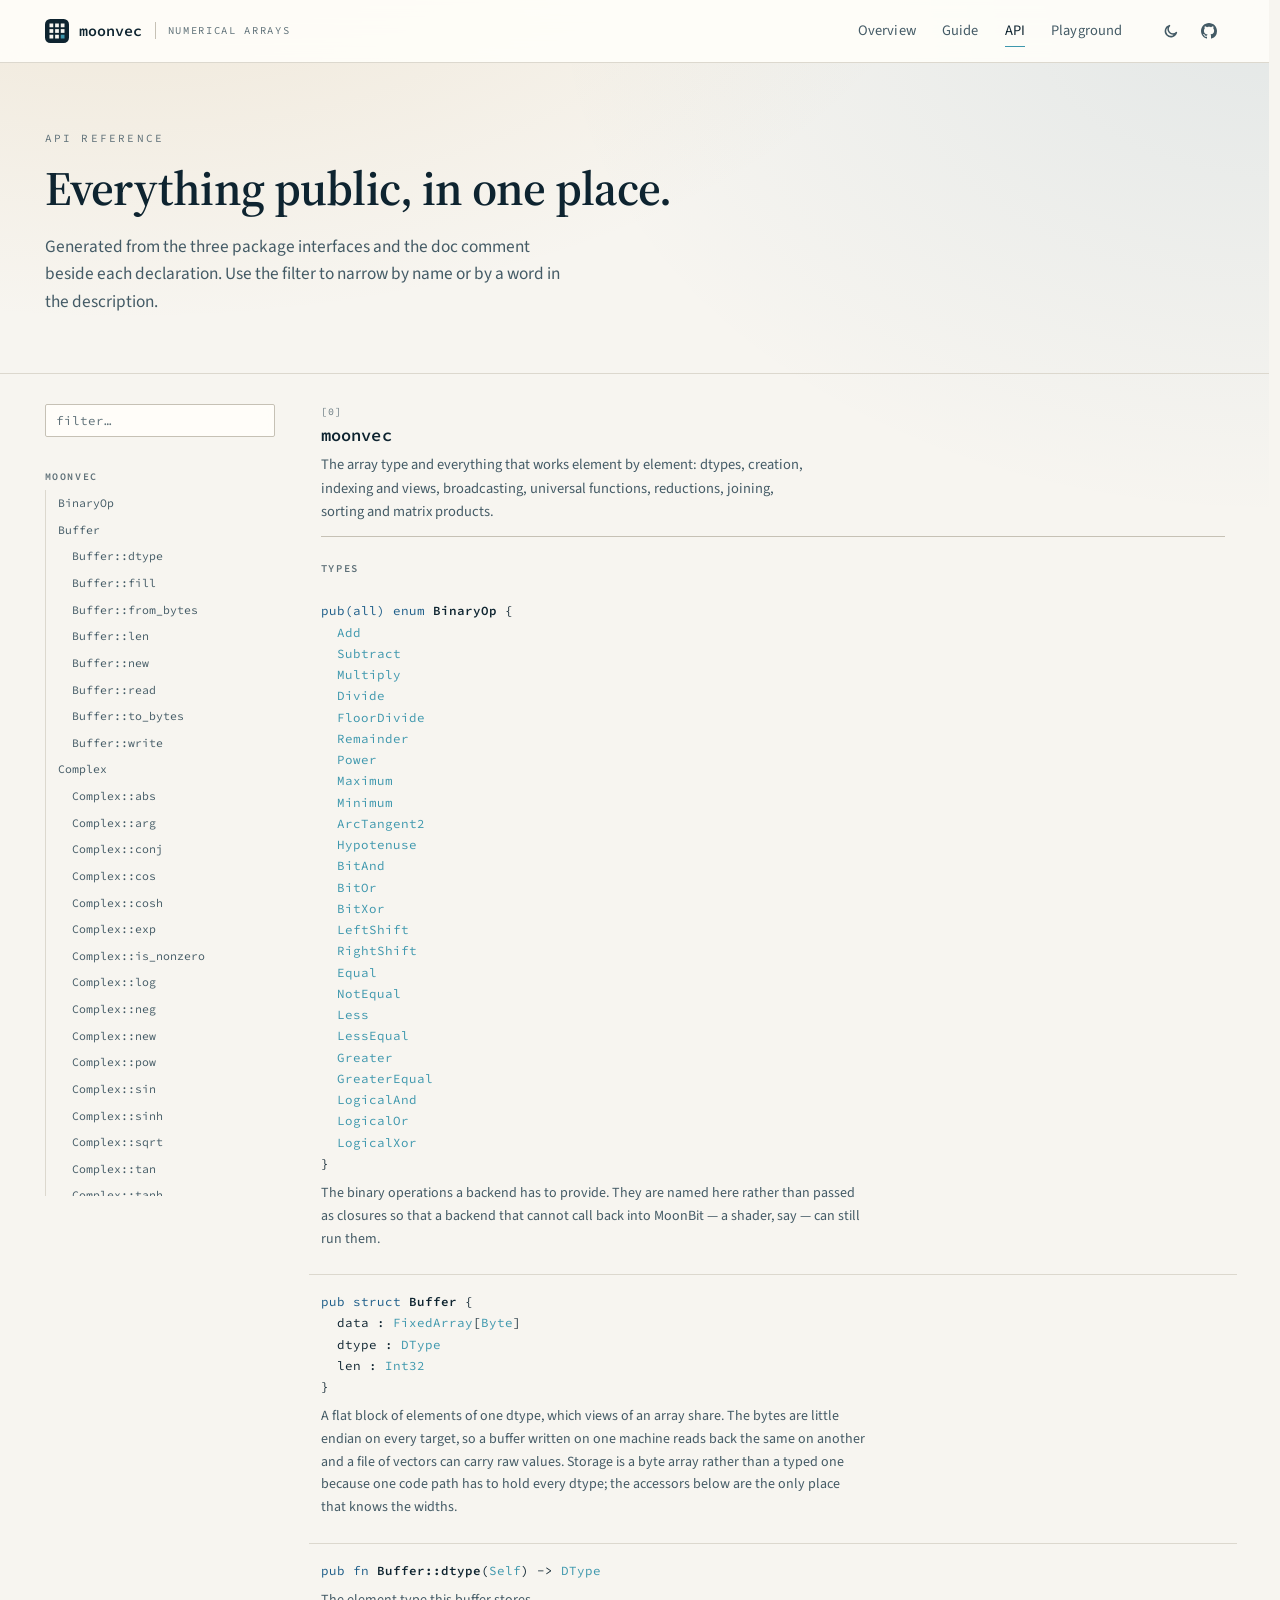
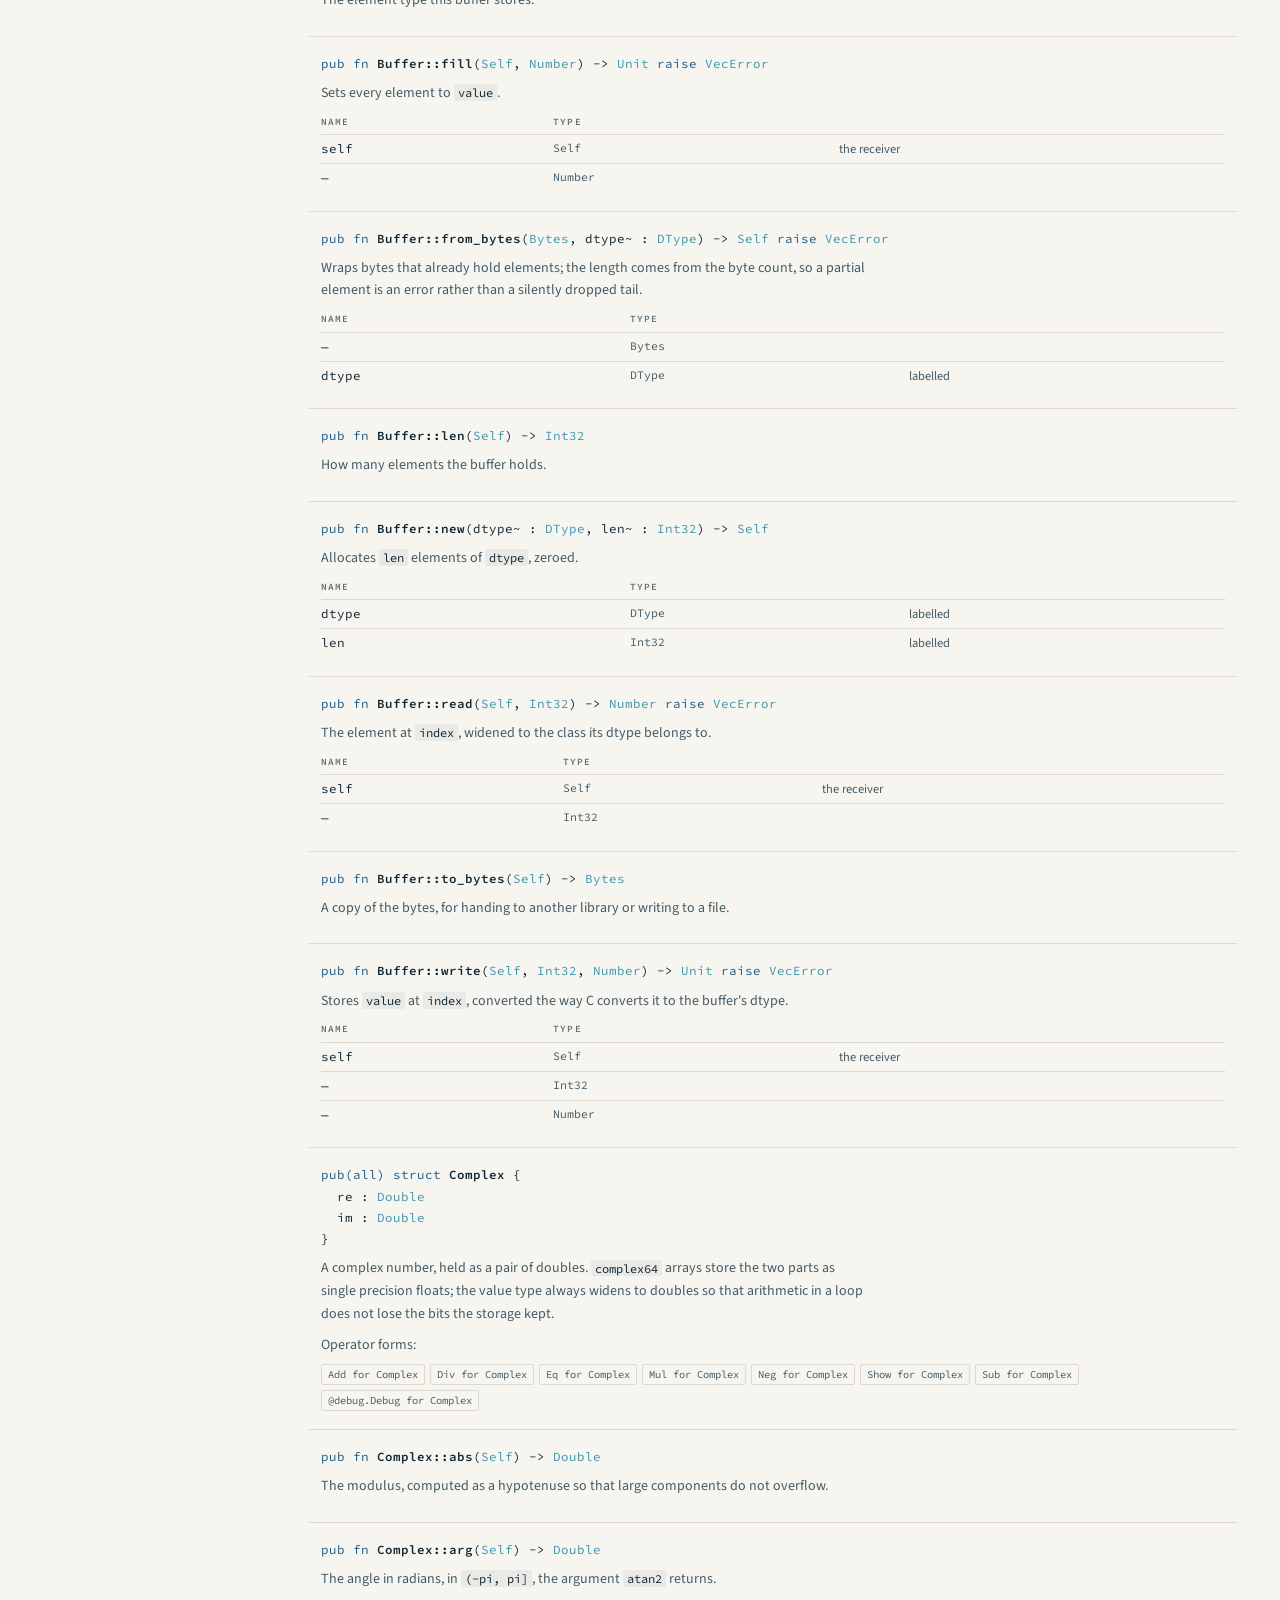
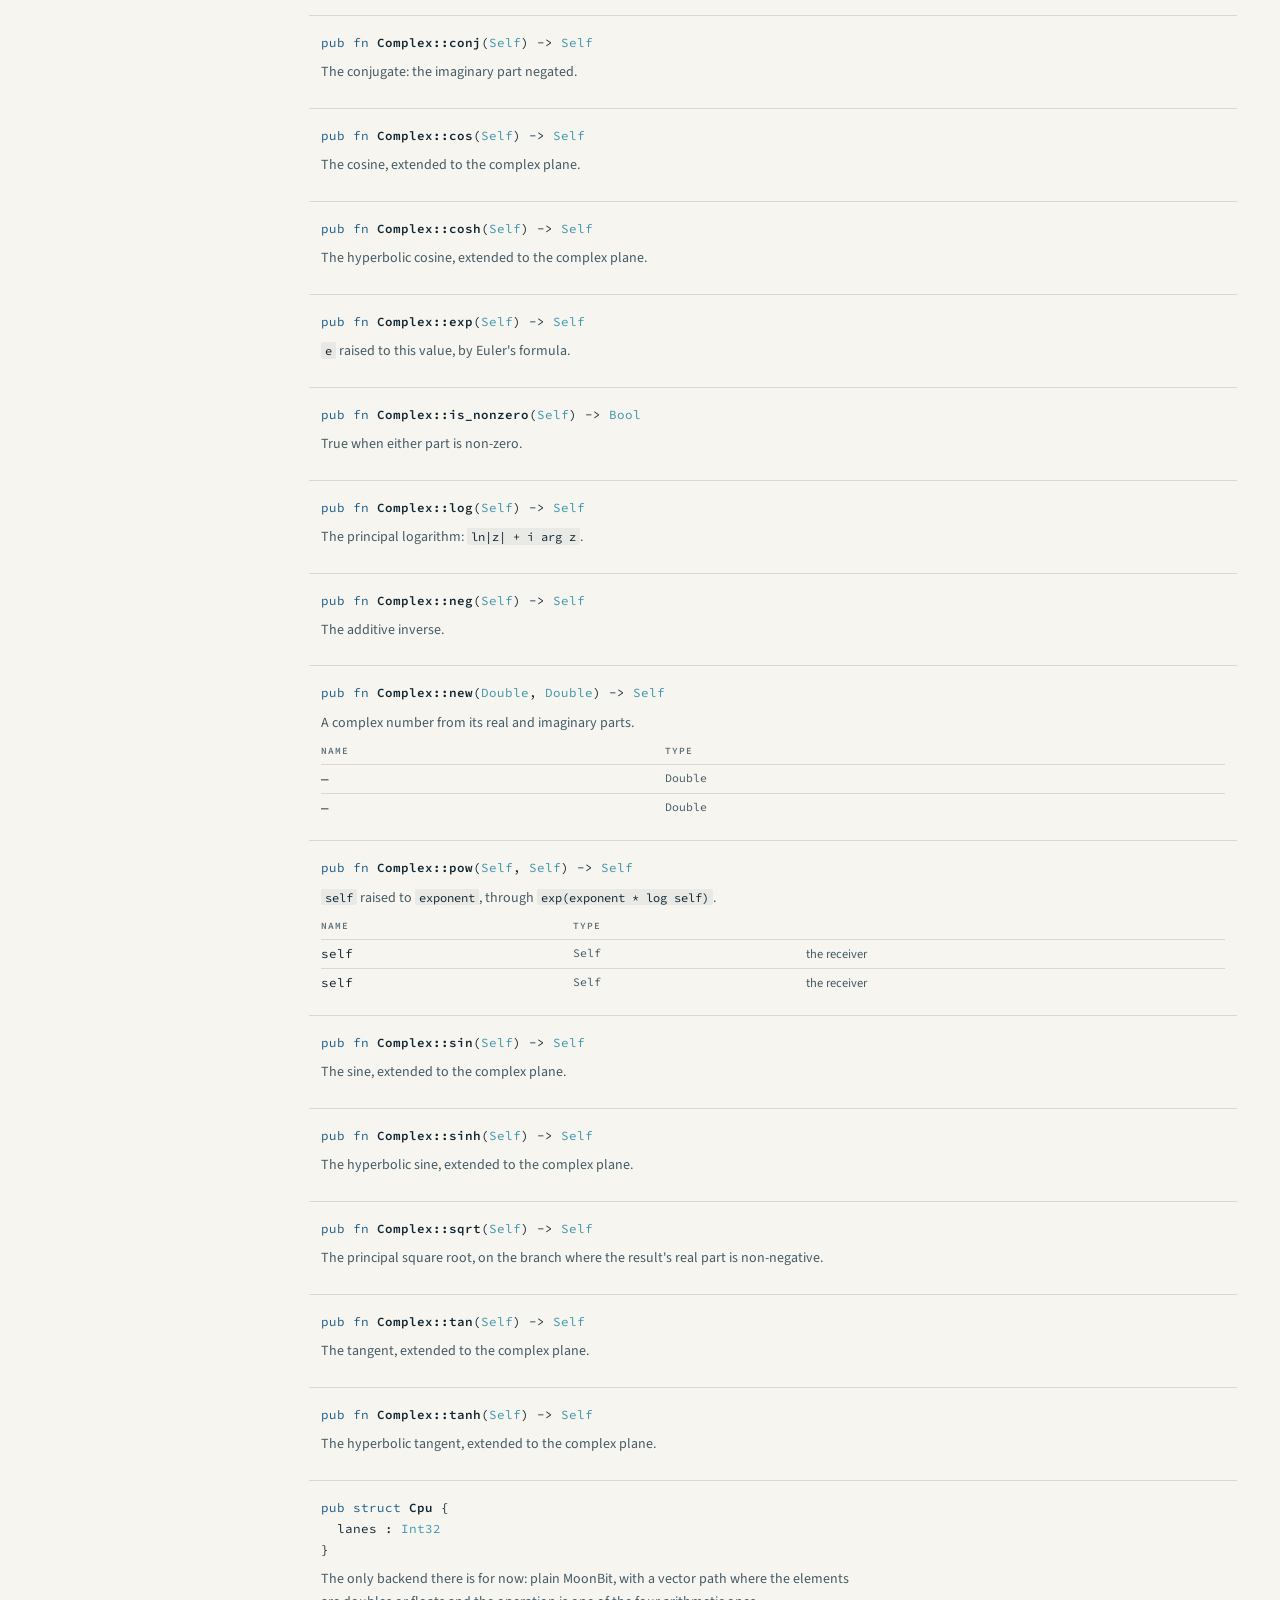
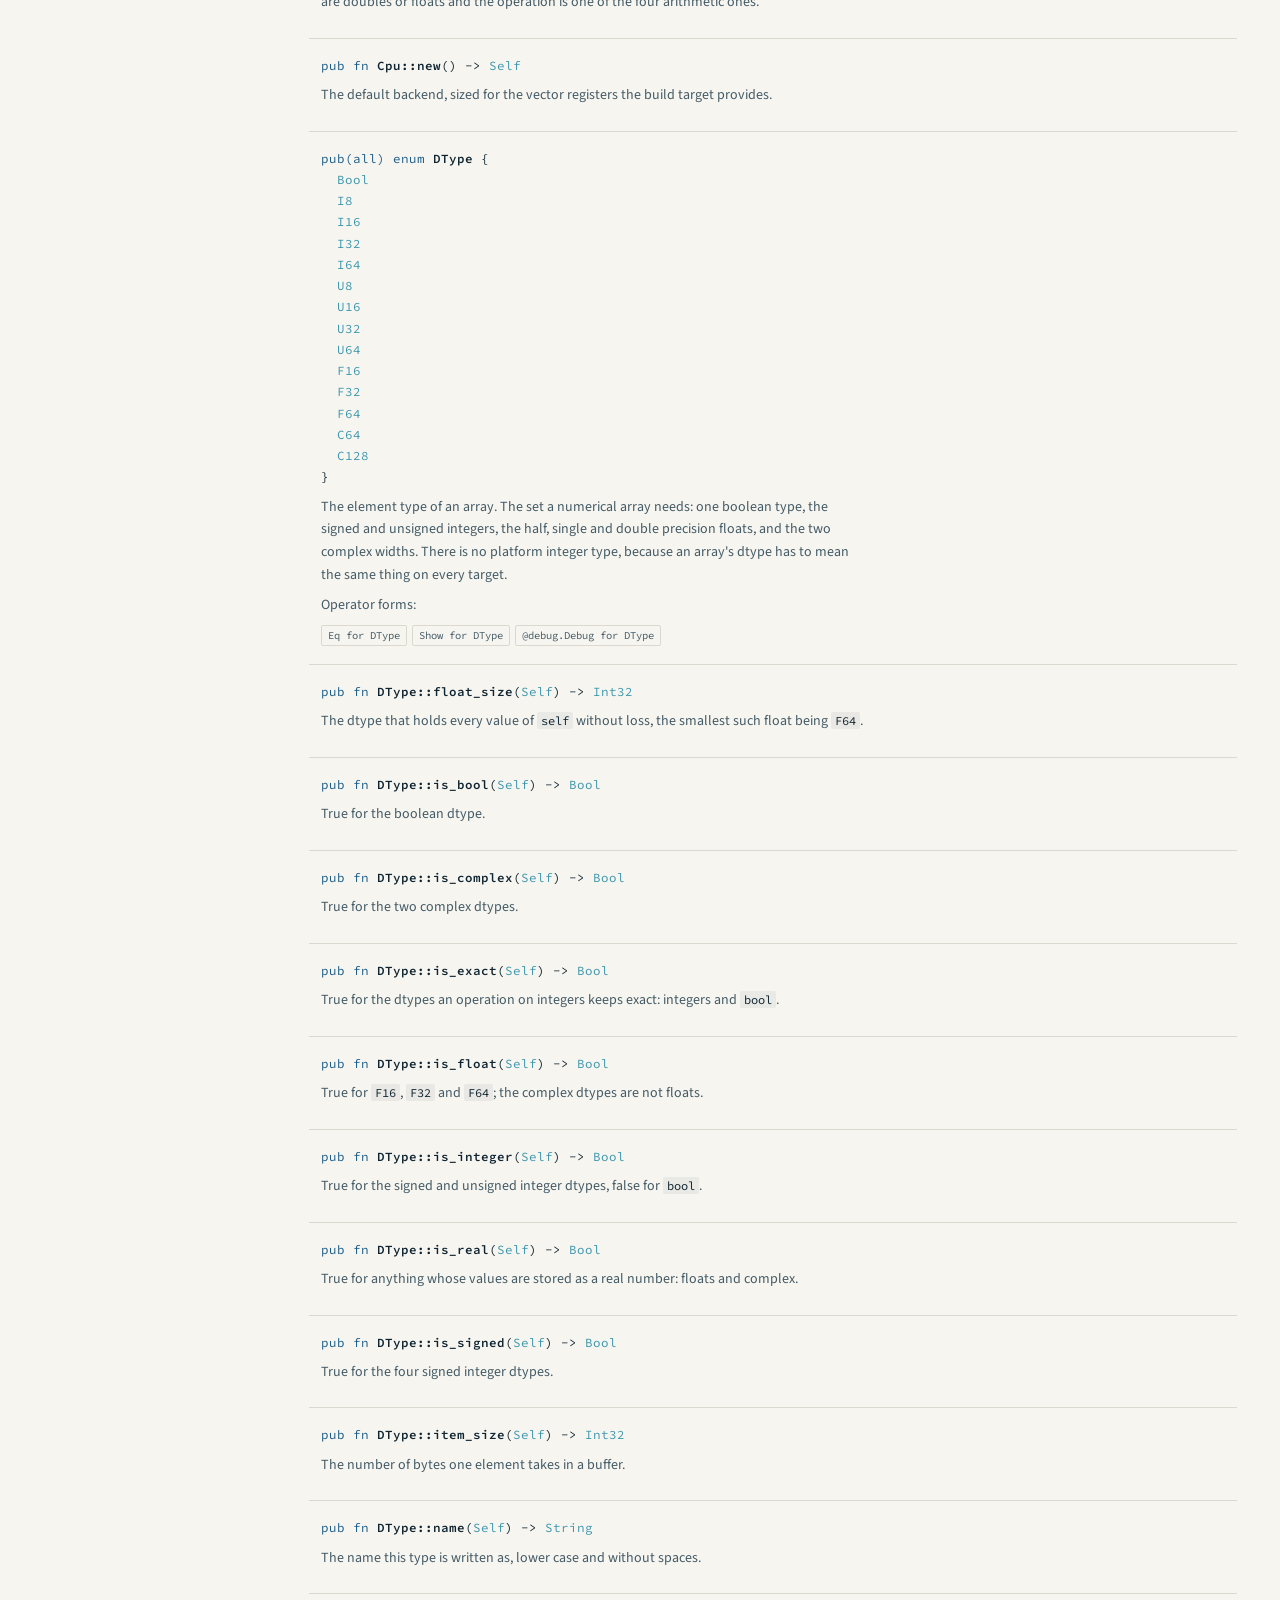
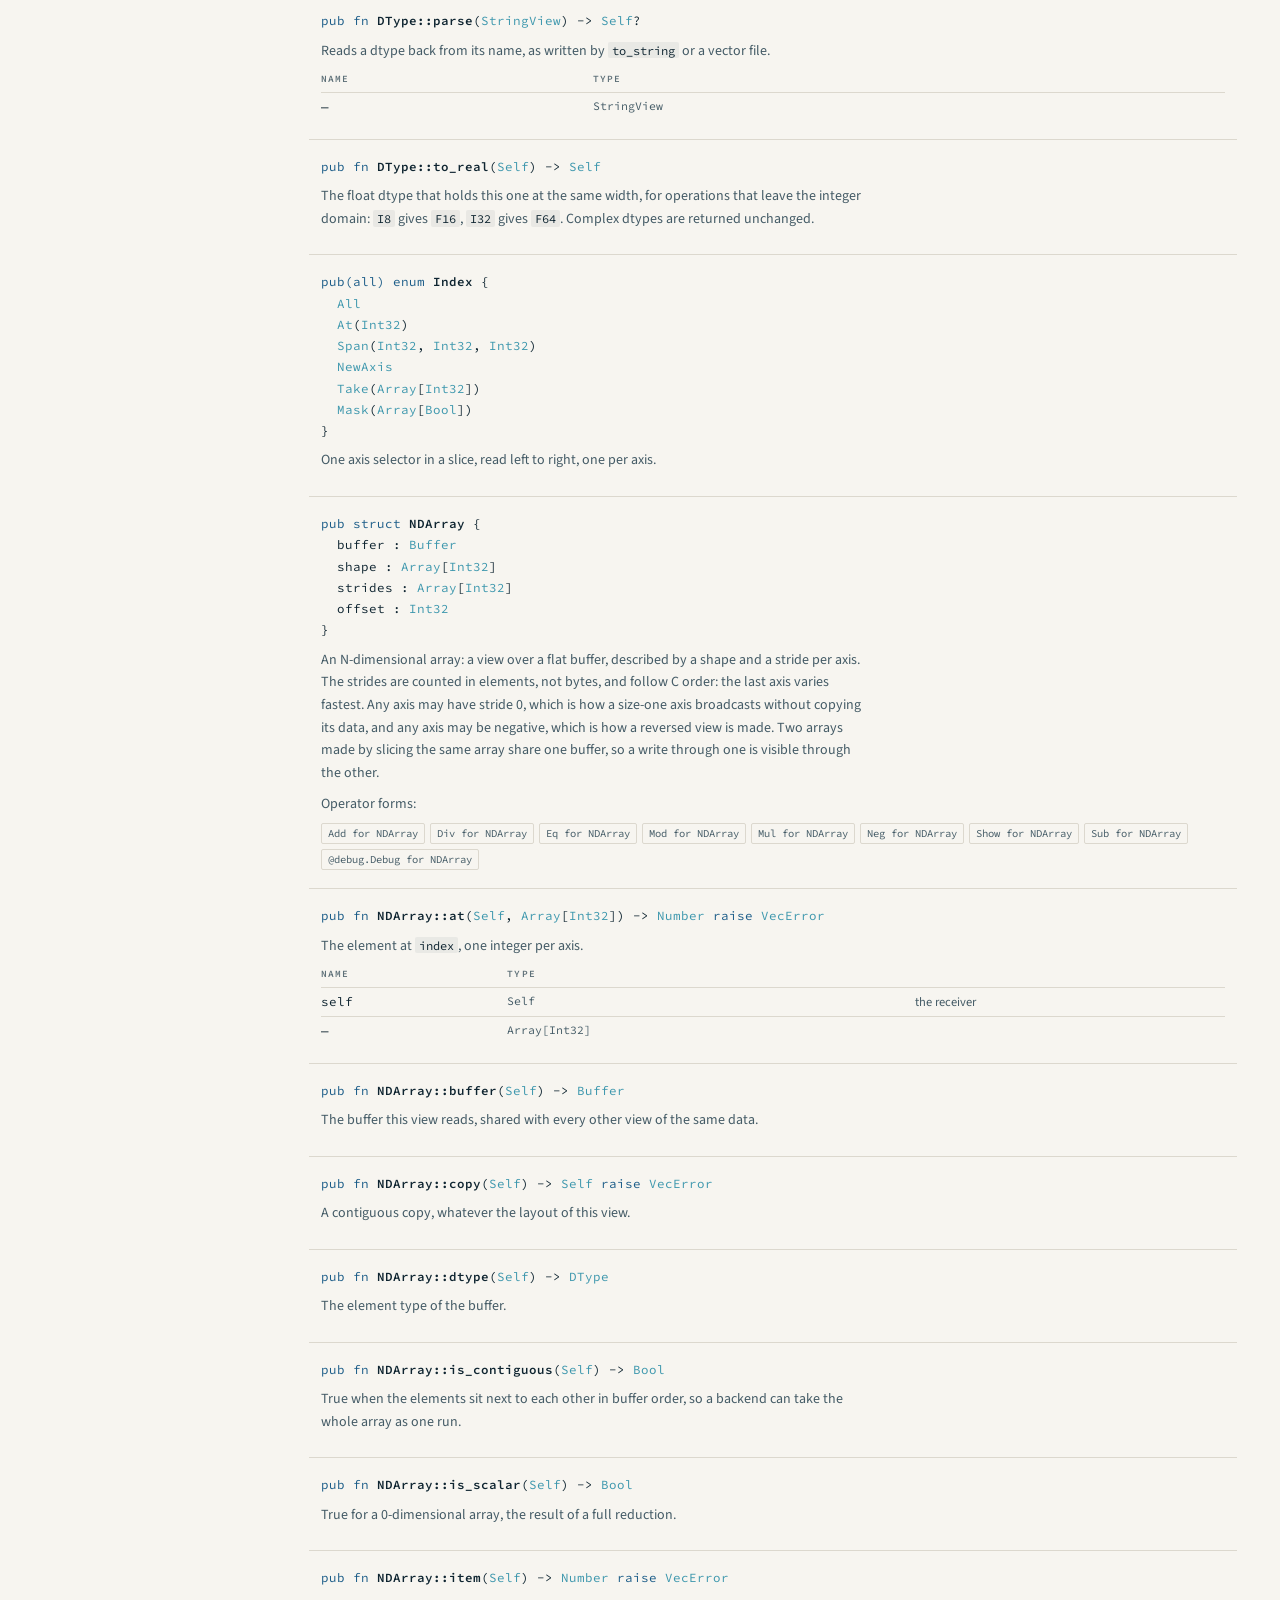
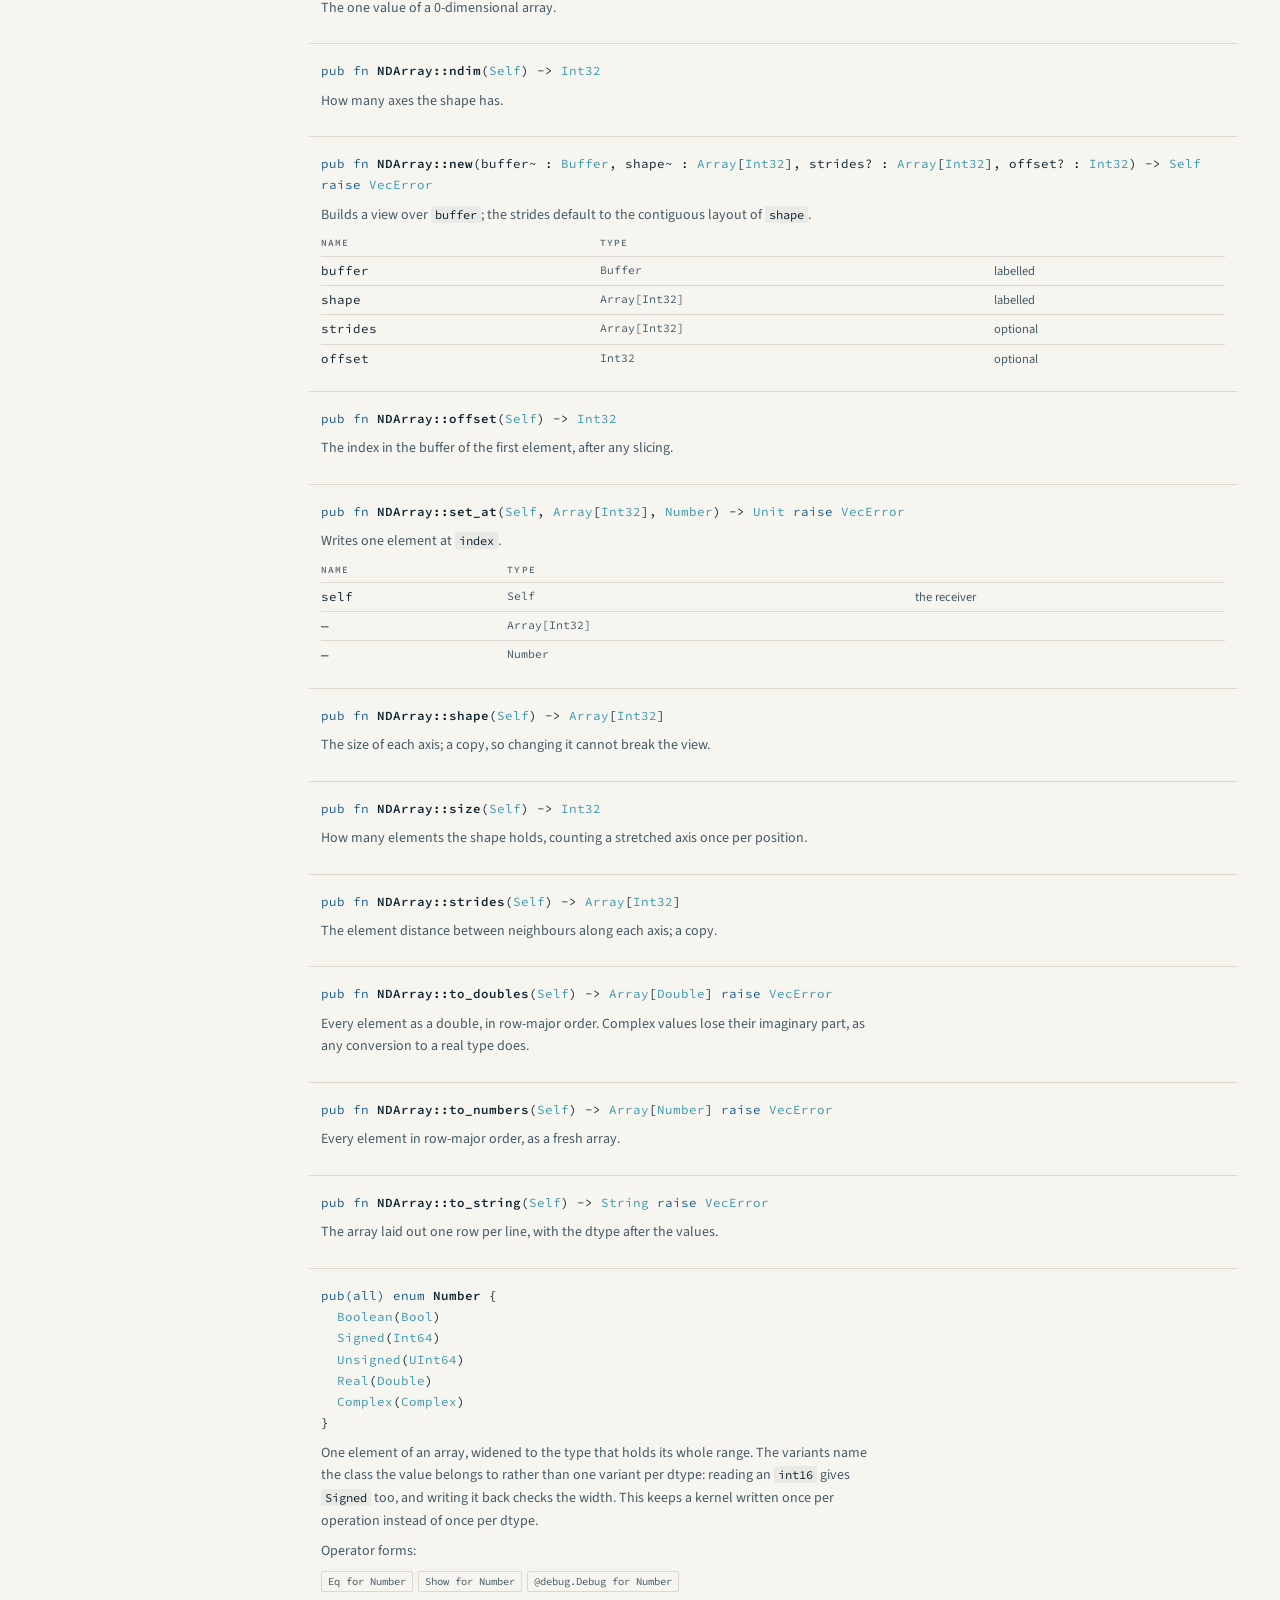
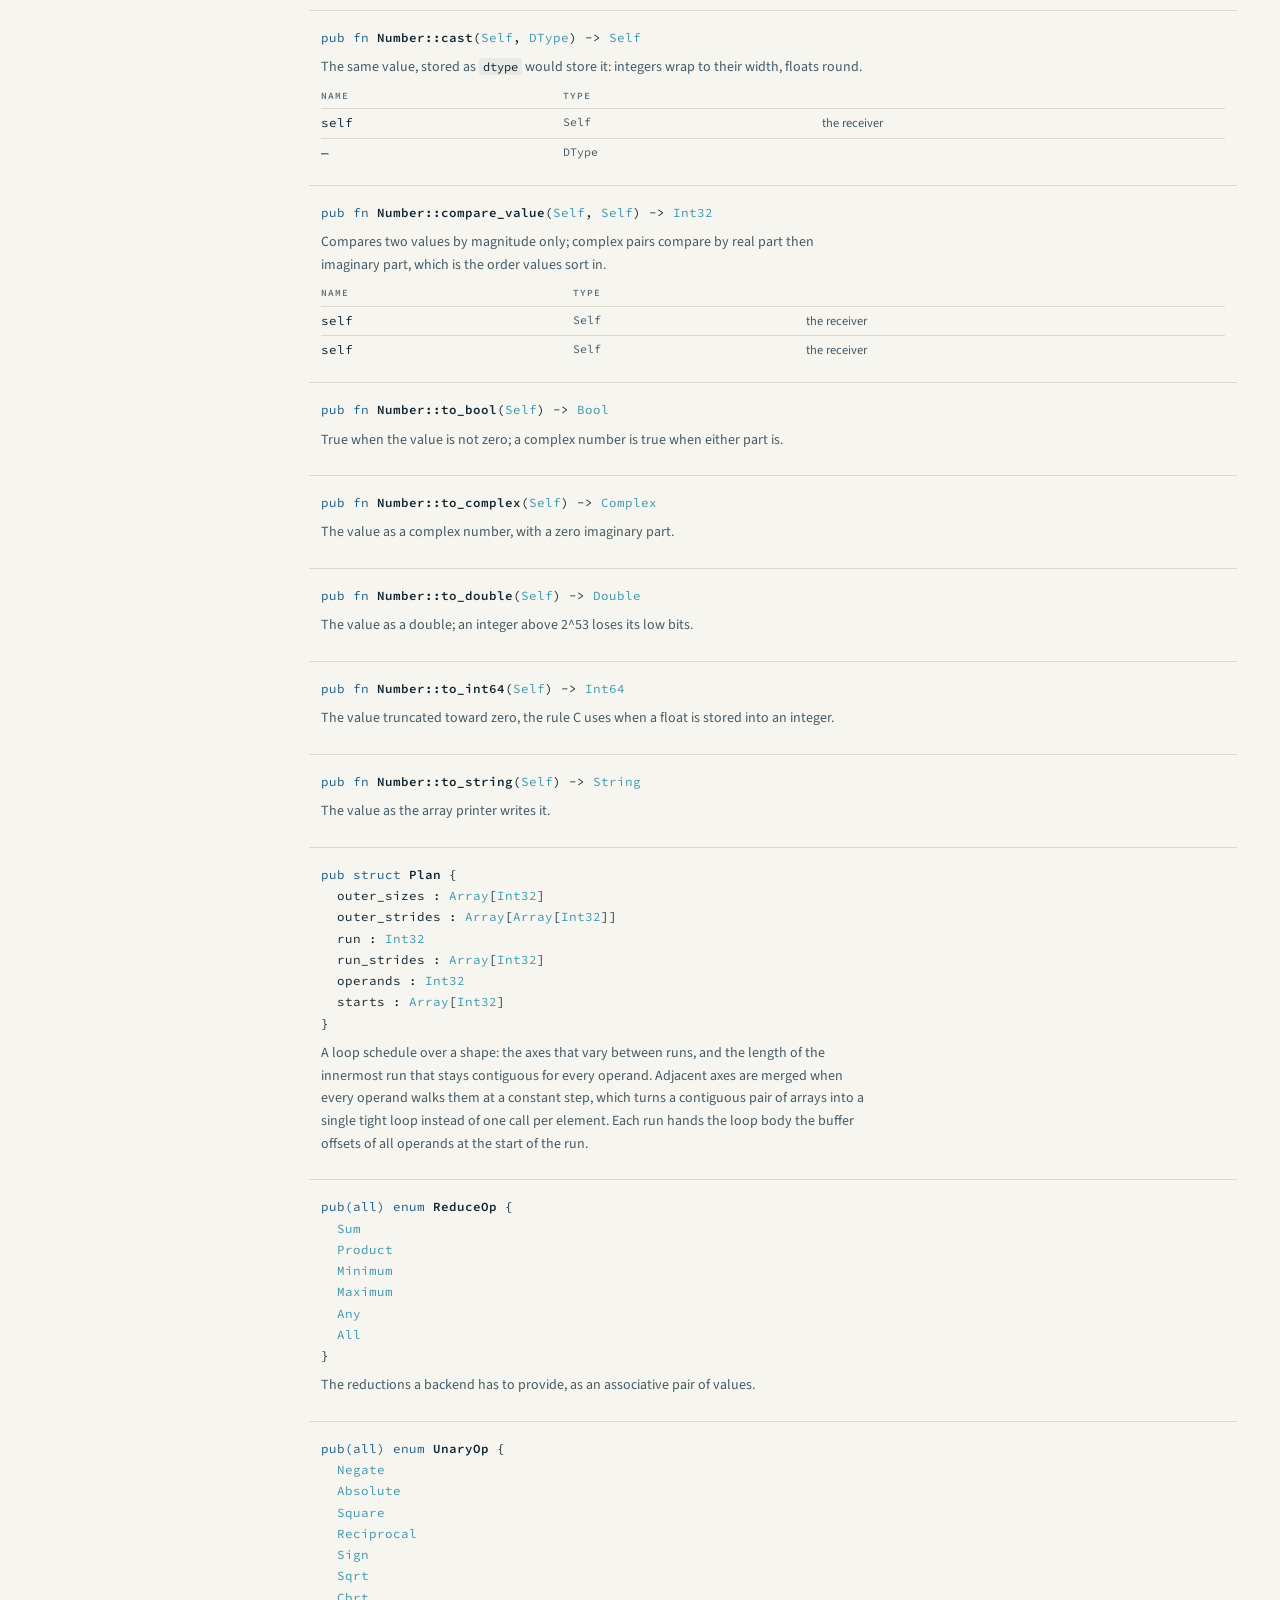
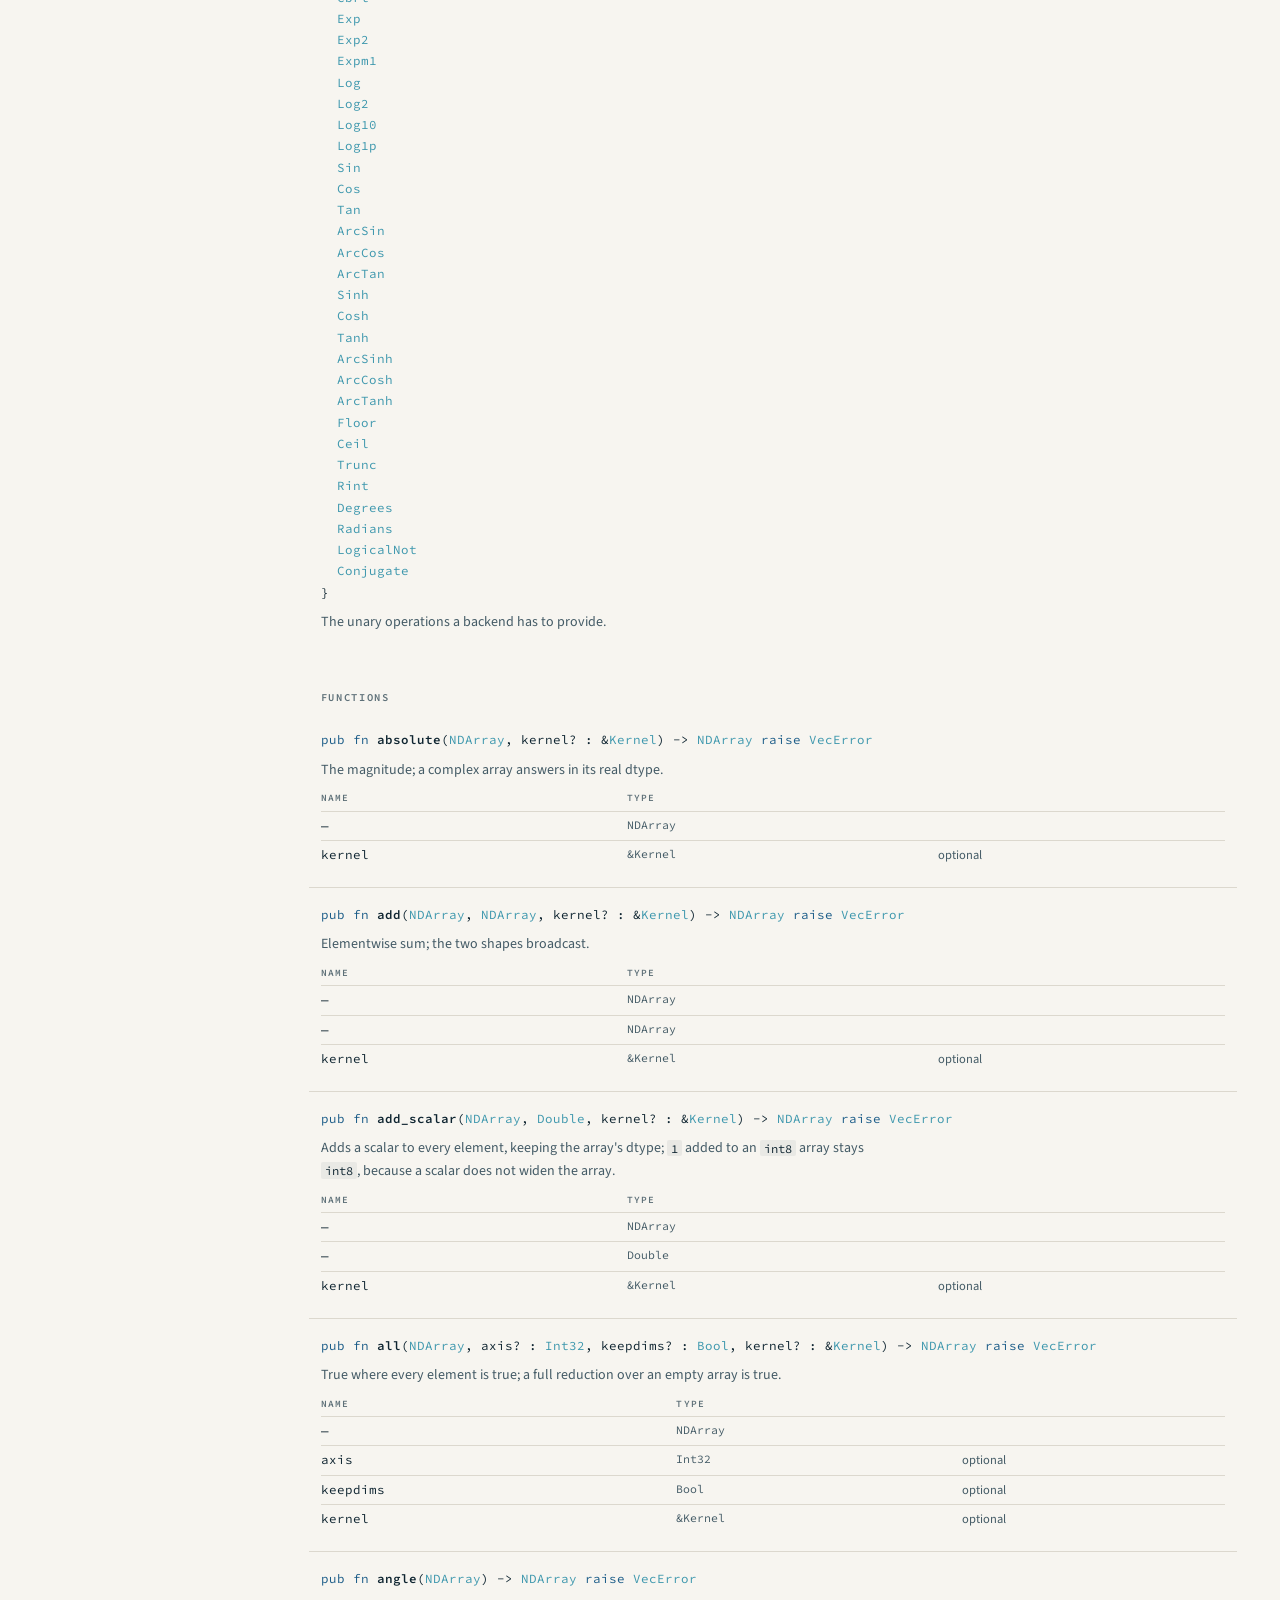
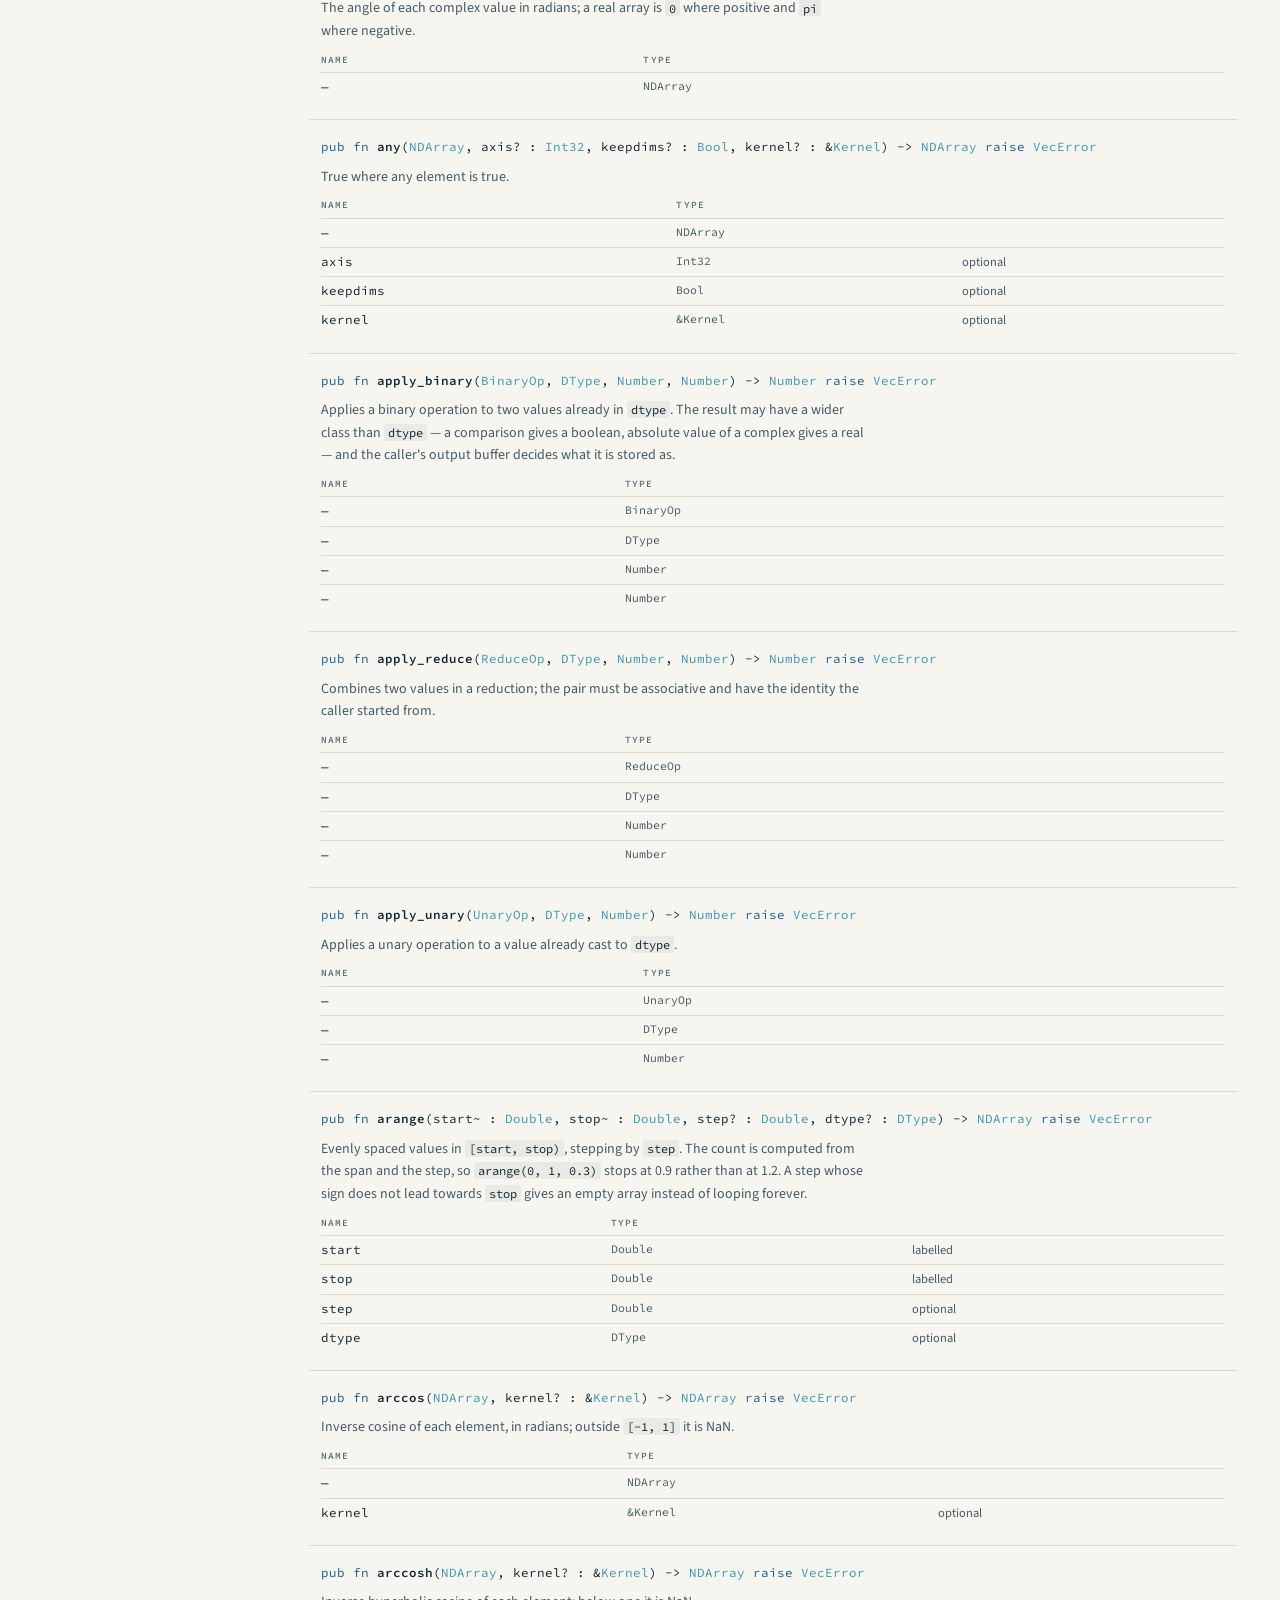
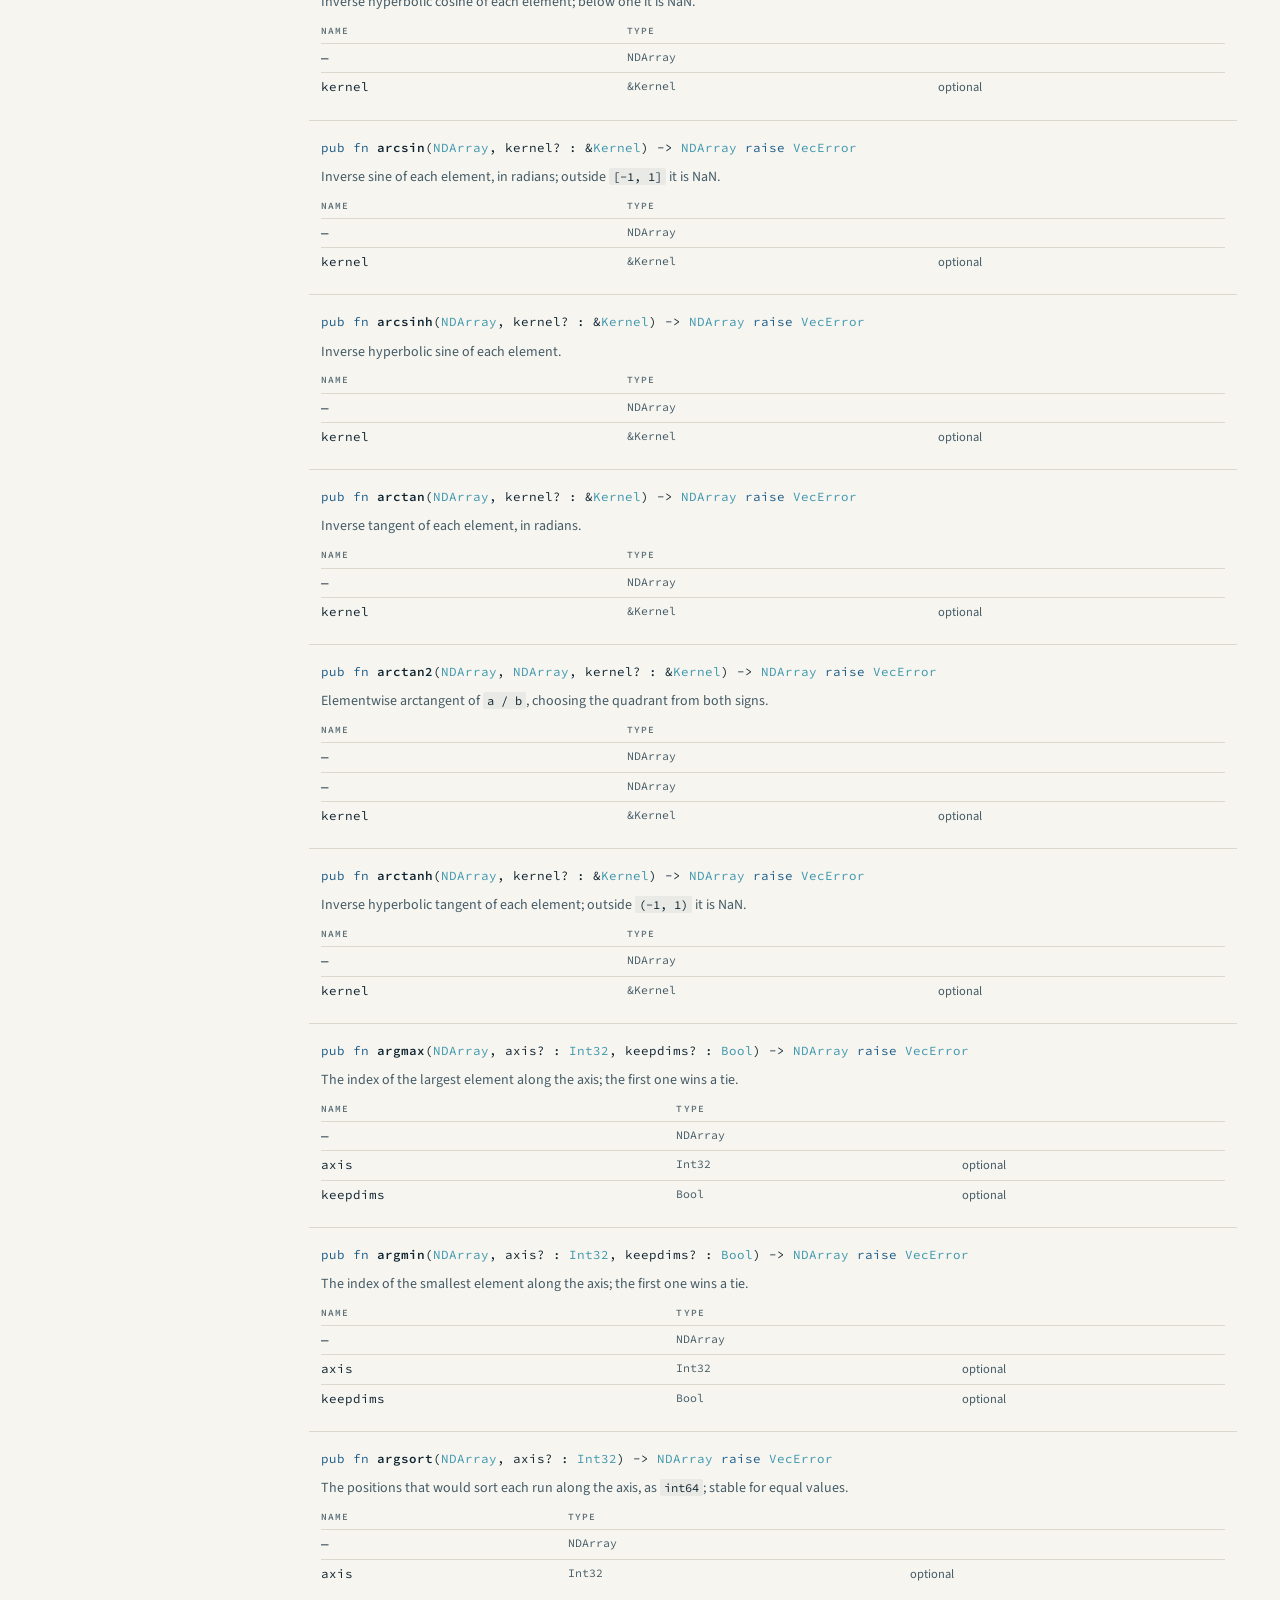
<file: docs/api.html>
<!DOCTYPE html>
<html lang="en">
<head>
<meta charset="utf-8">
<meta name="viewport" content="width=device-width, initial-scale=1">
<title>API reference — Numerical MoonBit Library</title>
<meta name="description" content="Every public type, function, method and value in moonvec, generated from the package interfaces.">
<link rel="icon" href="favicon.svg" type="image/svg+xml">
<link rel="preconnect" href="https://fonts.googleapis.com">
<link rel="preconnect" href="https://fonts.gstatic.com" crossorigin>
<link href="https://fonts.googleapis.com/css2?family=Source+Code+Pro:wght@400;500;600&family=Source+Sans+3:ital,wght@0,400;0,500;0,600;1,400&family=Source+Serif+4:ital,opsz,wght@0,8..60,600;1,8..60,600&display=swap" rel="stylesheet">
<link rel="stylesheet" href="assets/base.css">
<link rel="stylesheet" href="assets/docs.css">
<script>
  try {
    const entry = performance.getEntriesByType("navigation")[0];
    if (entry && entry.type === "reload") sessionStorage.removeItem("moonvec-theme");
    else {
      const saved = sessionStorage.getItem("moonvec-theme");
      if (saved) document.documentElement.dataset.theme = saved;
    }
  } catch {}
</script>
</head>
<body>
<a class="skip-link" href="#main">Skip to content</a>

<header class="topbar">
  <div class="wrap topbar-inner">
    <a class="brand" href="index.html">
      <svg class="brand-mark" viewBox="0 0 32 32" aria-hidden="true">
        <rect width="32" height="32" rx="7" fill="currentColor"></rect>
        <g fill="var(--paper)">
          <rect x="6" y="6" width="5" height="5"></rect><rect x="13.5" y="6" width="5" height="5"></rect><rect x="21" y="6" width="5" height="5"></rect>
          <rect x="6" y="13.5" width="5" height="5"></rect><rect x="13.5" y="13.5" width="5" height="5"></rect><rect x="21" y="13.5" width="5" height="5"></rect>
          <rect x="6" y="21" width="5" height="5"></rect><rect x="13.5" y="21" width="5" height="5"></rect>
        </g>
        <rect x="21" y="21" width="5" height="5" fill="var(--teal)"></rect>
      </svg>
      <span class="brand-name">moonvec</span>
      <span class="brand-sub">numerical arrays</span>
    </a>
    <nav class="nav scroller" aria-label="Primary">
      <a href="index.html">Overview</a>
      <a href="guide.html">Guide</a>
      <a href="api.html" aria-current="page">API</a>
      <a href="playground.html">Playground</a>
    </nav>
    <div class="nav-tools">
      <button class="icon-btn" id="theme-toggle" type="button" aria-label="Switch theme">
        <svg class="i-moon" viewBox="0 0 16 16" fill="none" stroke="currentColor" stroke-width="1.5" stroke-linecap="round" stroke-linejoin="round" aria-hidden="true"><path d="M13.4 9.5A5.6 5.6 0 1 1 6.5 2.6a4.7 4.7 0 0 0 6.9 6.9Z"></path></svg>
        <svg class="i-sun" viewBox="0 0 16 16" fill="none" stroke="currentColor" stroke-width="1.5" stroke-linecap="round" aria-hidden="true"><circle cx="8" cy="8" r="3.1"></circle><path d="M8 1.3v1.4M8 13.3v1.4M1.3 8h1.4M13.3 8h1.4M3.3 3.3l1 1M11.7 11.7l1 1M12.7 3.3l-1 1M4.3 11.7l-1 1"></path></svg>
      </button>
      <a class="icon-btn" href="https://github.com/moonbitstack/moonvec" aria-label="Source on GitHub">
        <svg viewBox="0 0 16 16" fill="currentColor" aria-hidden="true"><path d="M8 0C3.58 0 0 3.58 0 8c0 3.54 2.29 6.53 5.47 7.59.4.07.55-.17.55-.38 0-.19-.01-.82-.01-1.49-2.01.37-2.53-.49-2.69-.94-.09-.23-.48-.94-.82-1.13-.28-.15-.68-.52-.01-.53.63-.01 1.08.58 1.23.82.72 1.21 1.87.87 2.33.66.07-.52.28-.87.51-1.07-1.78-.2-3.64-.89-3.64-3.95 0-.87.31-1.59.82-2.15-.08-.2-.36-1.02.08-2.12 0 0 .67-.21 2.2.82.64-.18 1.32-.27 2-.27.68 0 1.36.09 2 .27 1.53-1.04 2.2-.82 2.2-.82.44 1.1.16 1.92.08 2.12.51.56.82 1.27.82 2.15 0 3.07-1.87 3.75-3.65 3.95.29.25.54.73.54 1.48 0 1.07-.01 1.93-.01 2.2 0 .21.15.46.55.38A8.01 8.01 0 0 0 16 8c0-4.42-3.58-8-8-8Z"></path></svg>
      </a>
    </div>
  </div>
</header>

<main id="main">
  <header class="page-head">
    <div class="wrap">
      <p class="eyebrow">API reference</p>
      <h1>Everything public, in one place.</h1>
      <p class="lead">Generated from the three package interfaces and the doc comment beside each
        declaration. Use the filter to narrow by name or by a word in the description.</p>
    </div>
  </header>

  <div class="wrap api-shell">
    <aside class="api-side scroller" aria-label="Package index">
      <label class="sr-only" for="api-filter">Filter the reference</label>
      <input class="api-search" id="api-filter" type="search" placeholder="filter…" autocomplete="off" spellcheck="false">
<h2><a href="#pkg-moonvec" style="color:inherit;text-decoration:none">moonvec</a></h2>
<ul>
<li><a href="#api-moonvec-BinaryOp">BinaryOp</a></li>
<li><a href="#api-moonvec-Buffer">Buffer</a></li>
<li><a href="#api-moonvec-Buffer-dtype">&nbsp;&nbsp;Buffer::dtype</a></li>
<li><a href="#api-moonvec-Buffer-fill">&nbsp;&nbsp;Buffer::fill</a></li>
<li><a href="#api-moonvec-Buffer-from-bytes">&nbsp;&nbsp;Buffer::from_bytes</a></li>
<li><a href="#api-moonvec-Buffer-len">&nbsp;&nbsp;Buffer::len</a></li>
<li><a href="#api-moonvec-Buffer-new">&nbsp;&nbsp;Buffer::new</a></li>
<li><a href="#api-moonvec-Buffer-read">&nbsp;&nbsp;Buffer::read</a></li>
<li><a href="#api-moonvec-Buffer-to-bytes">&nbsp;&nbsp;Buffer::to_bytes</a></li>
<li><a href="#api-moonvec-Buffer-write">&nbsp;&nbsp;Buffer::write</a></li>
<li><a href="#api-moonvec-Complex">Complex</a></li>
<li><a href="#api-moonvec-Complex-abs">&nbsp;&nbsp;Complex::abs</a></li>
<li><a href="#api-moonvec-Complex-arg">&nbsp;&nbsp;Complex::arg</a></li>
<li><a href="#api-moonvec-Complex-conj">&nbsp;&nbsp;Complex::conj</a></li>
<li><a href="#api-moonvec-Complex-cos">&nbsp;&nbsp;Complex::cos</a></li>
<li><a href="#api-moonvec-Complex-cosh">&nbsp;&nbsp;Complex::cosh</a></li>
<li><a href="#api-moonvec-Complex-exp">&nbsp;&nbsp;Complex::exp</a></li>
<li><a href="#api-moonvec-Complex-is-nonzero">&nbsp;&nbsp;Complex::is_nonzero</a></li>
<li><a href="#api-moonvec-Complex-log">&nbsp;&nbsp;Complex::log</a></li>
<li><a href="#api-moonvec-Complex-neg">&nbsp;&nbsp;Complex::neg</a></li>
<li><a href="#api-moonvec-Complex-new">&nbsp;&nbsp;Complex::new</a></li>
<li><a href="#api-moonvec-Complex-pow">&nbsp;&nbsp;Complex::pow</a></li>
<li><a href="#api-moonvec-Complex-sin">&nbsp;&nbsp;Complex::sin</a></li>
<li><a href="#api-moonvec-Complex-sinh">&nbsp;&nbsp;Complex::sinh</a></li>
<li><a href="#api-moonvec-Complex-sqrt">&nbsp;&nbsp;Complex::sqrt</a></li>
<li><a href="#api-moonvec-Complex-tan">&nbsp;&nbsp;Complex::tan</a></li>
<li><a href="#api-moonvec-Complex-tanh">&nbsp;&nbsp;Complex::tanh</a></li>
<li><a href="#api-moonvec-Cpu">Cpu</a></li>
<li><a href="#api-moonvec-Cpu-new">&nbsp;&nbsp;Cpu::new</a></li>
<li><a href="#api-moonvec-DType">DType</a></li>
<li><a href="#api-moonvec-DType-float-size">&nbsp;&nbsp;DType::float_size</a></li>
<li><a href="#api-moonvec-DType-is-bool">&nbsp;&nbsp;DType::is_bool</a></li>
<li><a href="#api-moonvec-DType-is-complex">&nbsp;&nbsp;DType::is_complex</a></li>
<li><a href="#api-moonvec-DType-is-exact">&nbsp;&nbsp;DType::is_exact</a></li>
<li><a href="#api-moonvec-DType-is-float">&nbsp;&nbsp;DType::is_float</a></li>
<li><a href="#api-moonvec-DType-is-integer">&nbsp;&nbsp;DType::is_integer</a></li>
<li><a href="#api-moonvec-DType-is-real">&nbsp;&nbsp;DType::is_real</a></li>
<li><a href="#api-moonvec-DType-is-signed">&nbsp;&nbsp;DType::is_signed</a></li>
<li><a href="#api-moonvec-DType-item-size">&nbsp;&nbsp;DType::item_size</a></li>
<li><a href="#api-moonvec-DType-name">&nbsp;&nbsp;DType::name</a></li>
<li><a href="#api-moonvec-DType-parse">&nbsp;&nbsp;DType::parse</a></li>
<li><a href="#api-moonvec-DType-to-real">&nbsp;&nbsp;DType::to_real</a></li>
<li><a href="#api-moonvec-Index">Index</a></li>
<li><a href="#api-moonvec-NDArray">NDArray</a></li>
<li><a href="#api-moonvec-NDArray-at">&nbsp;&nbsp;NDArray::at</a></li>
<li><a href="#api-moonvec-NDArray-buffer">&nbsp;&nbsp;NDArray::buffer</a></li>
<li><a href="#api-moonvec-NDArray-copy">&nbsp;&nbsp;NDArray::copy</a></li>
<li><a href="#api-moonvec-NDArray-dtype">&nbsp;&nbsp;NDArray::dtype</a></li>
<li><a href="#api-moonvec-NDArray-is-contiguous">&nbsp;&nbsp;NDArray::is_contiguous</a></li>
<li><a href="#api-moonvec-NDArray-is-scalar">&nbsp;&nbsp;NDArray::is_scalar</a></li>
<li><a href="#api-moonvec-NDArray-item">&nbsp;&nbsp;NDArray::item</a></li>
<li><a href="#api-moonvec-NDArray-ndim">&nbsp;&nbsp;NDArray::ndim</a></li>
<li><a href="#api-moonvec-NDArray-new">&nbsp;&nbsp;NDArray::new</a></li>
<li><a href="#api-moonvec-NDArray-offset">&nbsp;&nbsp;NDArray::offset</a></li>
<li><a href="#api-moonvec-NDArray-set-at">&nbsp;&nbsp;NDArray::set_at</a></li>
<li><a href="#api-moonvec-NDArray-shape">&nbsp;&nbsp;NDArray::shape</a></li>
<li><a href="#api-moonvec-NDArray-size">&nbsp;&nbsp;NDArray::size</a></li>
<li><a href="#api-moonvec-NDArray-strides">&nbsp;&nbsp;NDArray::strides</a></li>
<li><a href="#api-moonvec-NDArray-to-doubles">&nbsp;&nbsp;NDArray::to_doubles</a></li>
<li><a href="#api-moonvec-NDArray-to-numbers">&nbsp;&nbsp;NDArray::to_numbers</a></li>
<li><a href="#api-moonvec-NDArray-to-string">&nbsp;&nbsp;NDArray::to_string</a></li>
<li><a href="#api-moonvec-Number">Number</a></li>
<li><a href="#api-moonvec-Number-cast">&nbsp;&nbsp;Number::cast</a></li>
<li><a href="#api-moonvec-Number-compare-value">&nbsp;&nbsp;Number::compare_value</a></li>
<li><a href="#api-moonvec-Number-to-bool">&nbsp;&nbsp;Number::to_bool</a></li>
<li><a href="#api-moonvec-Number-to-complex">&nbsp;&nbsp;Number::to_complex</a></li>
<li><a href="#api-moonvec-Number-to-double">&nbsp;&nbsp;Number::to_double</a></li>
<li><a href="#api-moonvec-Number-to-int64">&nbsp;&nbsp;Number::to_int64</a></li>
<li><a href="#api-moonvec-Number-to-string">&nbsp;&nbsp;Number::to_string</a></li>
<li><a href="#api-moonvec-Plan">Plan</a></li>
<li><a href="#api-moonvec-ReduceOp">ReduceOp</a></li>
<li><a href="#api-moonvec-UnaryOp">UnaryOp</a></li>
<li><a href="#api-moonvec-absolute">absolute</a></li>
<li><a href="#api-moonvec-add">add</a></li>
<li><a href="#api-moonvec-add-scalar">add_scalar</a></li>
<li><a href="#api-moonvec-all">all</a></li>
<li><a href="#api-moonvec-angle">angle</a></li>
<li><a href="#api-moonvec-any">any</a></li>
<li><a href="#api-moonvec-apply-binary">apply_binary</a></li>
<li><a href="#api-moonvec-apply-reduce">apply_reduce</a></li>
<li><a href="#api-moonvec-apply-unary">apply_unary</a></li>
<li><a href="#api-moonvec-arange">arange</a></li>
<li><a href="#api-moonvec-arccos">arccos</a></li>
<li><a href="#api-moonvec-arccosh">arccosh</a></li>
<li><a href="#api-moonvec-arcsin">arcsin</a></li>
<li><a href="#api-moonvec-arcsinh">arcsinh</a></li>
<li><a href="#api-moonvec-arctan">arctan</a></li>
<li><a href="#api-moonvec-arctan2">arctan2</a></li>
<li><a href="#api-moonvec-arctanh">arctanh</a></li>
<li><a href="#api-moonvec-argmax">argmax</a></li>
<li><a href="#api-moonvec-argmin">argmin</a></li>
<li><a href="#api-moonvec-argsort">argsort</a></li>
<li><a href="#api-moonvec-array">array</a></li>
<li><a href="#api-moonvec-astype">astype</a></li>
<li><a href="#api-moonvec-bessel-i">bessel_i</a></li>
<li><a href="#api-moonvec-bessel-j">bessel_j</a></li>
<li><a href="#api-moonvec-bessel-k">bessel_k</a></li>
<li><a href="#api-moonvec-bessel-y">bessel_y</a></li>
<li><a href="#api-moonvec-beta">beta</a></li>
<li><a href="#api-moonvec-bitwise-and">bitwise_and</a></li>
<li><a href="#api-moonvec-bitwise-or">bitwise_or</a></li>
<li><a href="#api-moonvec-bitwise-xor">bitwise_xor</a></li>
<li><a href="#api-moonvec-broadcast">broadcast</a></li>
<li><a href="#api-moonvec-broadcast-shape">broadcast_shape</a></li>
<li><a href="#api-moonvec-broadcast-strides">broadcast_strides</a></li>
<li><a href="#api-moonvec-broadcast-to">broadcast_to</a></li>
<li><a href="#api-moonvec-cbrt">cbrt</a></li>
<li><a href="#api-moonvec-ceil">ceil</a></li>
<li><a href="#api-moonvec-clip">clip</a></li>
<li><a href="#api-moonvec-compare-real">compare_real</a></li>
<li><a href="#api-moonvec-complex-number">complex_number</a></li>
<li><a href="#api-moonvec-concatenate">concatenate</a></li>
<li><a href="#api-moonvec-conj">conj</a></li>
<li><a href="#api-moonvec-cos">cos</a></li>
<li><a href="#api-moonvec-cosh">cosh</a></li>
<li><a href="#api-moonvec-degrees">degrees</a></li>
<li><a href="#api-moonvec-digamma">digamma</a></li>
<li><a href="#api-moonvec-divide">divide</a></li>
<li><a href="#api-moonvec-divide-scalar">divide_scalar</a></li>
<li><a href="#api-moonvec-division-dtype">division_dtype</a></li>
<li><a href="#api-moonvec-dot">dot</a></li>
<li><a href="#api-moonvec-equal">equal</a></li>
<li><a href="#api-moonvec-equal-nan">equal_nan</a></li>
<li><a href="#api-moonvec-erf">erf</a></li>
<li><a href="#api-moonvec-erfc">erfc</a></li>
<li><a href="#api-moonvec-erfcinv">erfcinv</a></li>
<li><a href="#api-moonvec-erfinv">erfinv</a></li>
<li><a href="#api-moonvec-exp">exp</a></li>
<li><a href="#api-moonvec-exp2">exp2</a></li>
<li><a href="#api-moonvec-expand-dims">expand_dims</a></li>
<li><a href="#api-moonvec-expm1">expm1</a></li>
<li><a href="#api-moonvec-eye">eye</a></li>
<li><a href="#api-moonvec-fabs">fabs</a></li>
<li><a href="#api-moonvec-flatten">flatten</a></li>
<li><a href="#api-moonvec-floor">floor</a></li>
<li><a href="#api-moonvec-floor-divide">floor_divide</a></li>
<li><a href="#api-moonvec-for-each-offset">for_each_offset</a></li>
<li><a href="#api-moonvec-format-real">format_real</a></li>
<li><a href="#api-moonvec-from-bytes">from_bytes</a></li>
<li><a href="#api-moonvec-from-doubles">from_doubles</a></li>
<li><a href="#api-moonvec-from-numbers">from_numbers</a></li>
<li><a href="#api-moonvec-full">full</a></li>
<li><a href="#api-moonvec-full-like">full_like</a></li>
<li><a href="#api-moonvec-gamma">gamma</a></li>
<li><a href="#api-moonvec-greater">greater</a></li>
<li><a href="#api-moonvec-greater-equal">greater_equal</a></li>
<li><a href="#api-moonvec-hstack">hstack</a></li>
<li><a href="#api-moonvec-hypot">hypot</a></li>
<li><a href="#api-moonvec-imag">imag</a></li>
<li><a href="#api-moonvec-inner">inner</a></li>
<li><a href="#api-moonvec-invert">invert</a></li>
<li><a href="#api-moonvec-isfinite">isfinite</a></li>
<li><a href="#api-moonvec-isinf">isinf</a></li>
<li><a href="#api-moonvec-isnan">isnan</a></li>
<li><a href="#api-moonvec-left-shift">left_shift</a></li>
<li><a href="#api-moonvec-less">less</a></li>
<li><a href="#api-moonvec-less-equal">less_equal</a></li>
<li><a href="#api-moonvec-lgamma">lgamma</a></li>
<li><a href="#api-moonvec-linspace">linspace</a></li>
<li><a href="#api-moonvec-log">log</a></li>
<li><a href="#api-moonvec-log10">log10</a></li>
<li><a href="#api-moonvec-log1p">log1p</a></li>
<li><a href="#api-moonvec-log2">log2</a></li>
<li><a href="#api-moonvec-logical-and">logical_and</a></li>
<li><a href="#api-moonvec-logical-not">logical_not</a></li>
<li><a href="#api-moonvec-logical-or">logical_or</a></li>
<li><a href="#api-moonvec-logical-xor">logical_xor</a></li>
<li><a href="#api-moonvec-mask">mask</a></li>
<li><a href="#api-moonvec-matmul">matmul</a></li>
<li><a href="#api-moonvec-matrix">matrix</a></li>
<li><a href="#api-moonvec-max">max</a></li>
<li><a href="#api-moonvec-maximum">maximum</a></li>
<li><a href="#api-moonvec-maximum-scalar">maximum_scalar</a></li>
<li><a href="#api-moonvec-mean">mean</a></li>
<li><a href="#api-moonvec-min">min</a></li>
<li><a href="#api-moonvec-minimum">minimum</a></li>
<li><a href="#api-moonvec-minimum-scalar">minimum_scalar</a></li>
<li><a href="#api-moonvec-mod">mod</a></li>
<li><a href="#api-moonvec-move-axis">move_axis</a></li>
<li><a href="#api-moonvec-multiply">multiply</a></li>
<li><a href="#api-moonvec-multiply-scalar">multiply_scalar</a></li>
<li><a href="#api-moonvec-negative">negative</a></li>
<li><a href="#api-moonvec-not-equal">not_equal</a></li>
<li><a href="#api-moonvec-ones">ones</a></li>
<li><a href="#api-moonvec-ones-like">ones_like</a></li>
<li><a href="#api-moonvec-outer">outer</a></li>
<li><a href="#api-moonvec-positive">positive</a></li>
<li><a href="#api-moonvec-power">power</a></li>
<li><a href="#api-moonvec-power-scalar">power_scalar</a></li>
<li><a href="#api-moonvec-prod">prod</a></li>
<li><a href="#api-moonvec-promote">promote</a></li>
<li><a href="#api-moonvec-promote-all">promote_all</a></li>
<li><a href="#api-moonvec-radians">radians</a></li>
<li><a href="#api-moonvec-ravel">ravel</a></li>
<li><a href="#api-moonvec-real">real</a></li>
<li><a href="#api-moonvec-reciprocal">reciprocal</a></li>
<li><a href="#api-moonvec-reduce-identity">reduce_identity</a></li>
<li><a href="#api-moonvec-remainder">remainder</a></li>
<li><a href="#api-moonvec-reshape">reshape</a></li>
<li><a href="#api-moonvec-right-shift">right_shift</a></li>
<li><a href="#api-moonvec-rint">rint</a></li>
<li><a href="#api-moonvec-round">round</a></li>
<li><a href="#api-moonvec-select">select</a></li>
<li><a href="#api-moonvec-sign">sign</a></li>
<li><a href="#api-moonvec-signbit">signbit</a></li>
<li><a href="#api-moonvec-sin">sin</a></li>
<li><a href="#api-moonvec-sinh">sinh</a></li>
<li><a href="#api-moonvec-slice">slice</a></li>
<li><a href="#api-moonvec-sort">sort</a></li>
<li><a href="#api-moonvec-span">span</a></li>
<li><a href="#api-moonvec-split">split</a></li>
<li><a href="#api-moonvec-split-at">split_at</a></li>
<li><a href="#api-moonvec-sqrt">sqrt</a></li>
<li><a href="#api-moonvec-square">square</a></li>
<li><a href="#api-moonvec-squeeze">squeeze</a></li>
<li><a href="#api-moonvec-stack">stack</a></li>
<li><a href="#api-moonvec-std">std</a></li>
<li><a href="#api-moonvec-subtract">subtract</a></li>
<li><a href="#api-moonvec-subtract-scalar">subtract_scalar</a></li>
<li><a href="#api-moonvec-sum">sum</a></li>
<li><a href="#api-moonvec-swap-axes">swap_axes</a></li>
<li><a href="#api-moonvec-take">take</a></li>
<li><a href="#api-moonvec-tan">tan</a></li>
<li><a href="#api-moonvec-tanh">tanh</a></li>
<li><a href="#api-moonvec-trace">trace</a></li>
<li><a href="#api-moonvec-transpose">transpose</a></li>
<li><a href="#api-moonvec-trunc">trunc</a></li>
<li><a href="#api-moonvec-variance">variance</a></li>
<li><a href="#api-moonvec-vstack">vstack</a></li>
<li><a href="#api-moonvec-zeros">zeros</a></li>
<li><a href="#api-moonvec-zeros-like">zeros_like</a></li>
<li><a href="#api-moonvec-zeta">zeta</a></li>
<li><a href="#api-moonvec-cpu">cpu</a></li>
<li><a href="#api-moonvec-Kernel">Kernel</a></li>
<li><a href="#api-moonvec-VecError">VecError</a></li>
</ul>
<h2><a href="#pkg-moonvec-linalg" style="color:inherit;text-decoration:none">moonvec/linalg</a></h2>
<ul>
<li><a href="#api-moonvec-linalg-Norm">Norm</a></li>
<li><a href="#api-moonvec-linalg-cholesky">cholesky</a></li>
<li><a href="#api-moonvec-linalg-det">det</a></li>
<li><a href="#api-moonvec-linalg-eigh">eigh</a></li>
<li><a href="#api-moonvec-linalg-inv">inv</a></li>
<li><a href="#api-moonvec-linalg-kron">kron</a></li>
<li><a href="#api-moonvec-linalg-lstsq">lstsq</a></li>
<li><a href="#api-moonvec-linalg-matrix-norm">matrix_norm</a></li>
<li><a href="#api-moonvec-linalg-matrix-power">matrix_power</a></li>
<li><a href="#api-moonvec-linalg-norm">norm</a></li>
<li><a href="#api-moonvec-linalg-qr">qr</a></li>
<li><a href="#api-moonvec-linalg-solve">solve</a></li>
<li><a href="#api-moonvec-linalg-svd">svd</a></li>
</ul>
<h2><a href="#pkg-moonvec-cute" style="color:inherit;text-decoration:none">moonvec/cute</a></h2>
<ul>
<li><a href="#api-moonvec-cute-Layout">Layout</a></li>
<li><a href="#api-moonvec-cute-Layout-coalesce">&nbsp;&nbsp;Layout::coalesce</a></li>
<li><a href="#api-moonvec-cute-Layout-cosize">&nbsp;&nbsp;Layout::cosize</a></li>
<li><a href="#api-moonvec-cute-Layout-divide">&nbsp;&nbsp;Layout::divide</a></li>
<li><a href="#api-moonvec-cute-Layout-offset">&nbsp;&nbsp;Layout::offset</a></li>
<li><a href="#api-moonvec-cute-Layout-offset-of-index">&nbsp;&nbsp;Layout::offset_of_index</a></li>
<li><a href="#api-moonvec-cute-Layout-shape">&nbsp;&nbsp;Layout::shape</a></li>
<li><a href="#api-moonvec-cute-Layout-size">&nbsp;&nbsp;Layout::size</a></li>
<li><a href="#api-moonvec-cute-Layout-strides">&nbsp;&nbsp;Layout::strides</a></li>
<li><a href="#api-moonvec-cute-Layout-to-string">&nbsp;&nbsp;Layout::to_string</a></li>
<li><a href="#api-moonvec-cute-compact">compact</a></li>
<li><a href="#api-moonvec-cute-mode">mode</a></li>
<li><a href="#api-moonvec-cute-product">product</a></li>
<li><a href="#api-moonvec-cute-LayoutError">LayoutError</a></li>
</ul>
    </aside>
    <div class="api-main">
<section class="api-package" id="pkg-moonvec">
<header>
<p class="pkg-index">[0]</p>
<h2>moonvec</h2>
<p class="pkg-note">The array type and everything that works element by element: dtypes, creation, indexing and views, broadcasting, universal functions, reductions, joining, sorting and matrix products.</p>
</header>
<div class="api-group"><h3>Types</h3>
<article class="entry" id="api-moonvec-BinaryOp">
<div class="signature"><span class="kw">pub(all)</span> <span class="kw">enum</span> <span class="nm">BinaryOp</span> {
  <span class="ty">Add</span>
  <span class="ty">Subtract</span>
  <span class="ty">Multiply</span>
  <span class="ty">Divide</span>
  <span class="ty">FloorDivide</span>
  <span class="ty">Remainder</span>
  <span class="ty">Power</span>
  <span class="ty">Maximum</span>
  <span class="ty">Minimum</span>
  <span class="ty">ArcTangent2</span>
  <span class="ty">Hypotenuse</span>
  <span class="ty">BitAnd</span>
  <span class="ty">BitOr</span>
  <span class="ty">BitXor</span>
  <span class="ty">LeftShift</span>
  <span class="ty">RightShift</span>
  <span class="ty">Equal</span>
  <span class="ty">NotEqual</span>
  <span class="ty">Less</span>
  <span class="ty">LessEqual</span>
  <span class="ty">Greater</span>
  <span class="ty">GreaterEqual</span>
  <span class="ty">LogicalAnd</span>
  <span class="ty">LogicalOr</span>
  <span class="ty">LogicalXor</span>
}</div>
<div class="doc"><p>The binary operations a backend has to provide. They are named here rather than passed as closures so that a backend that cannot call back into MoonBit — a shader, say — can still run them.</p></div>
</article>
<article class="entry" id="api-moonvec-Buffer">
<div class="signature"><span class="kw">pub</span> <span class="kw">struct</span> <span class="nm">Buffer</span> {
  data : <span class="ty">FixedArray</span>[<span class="ty">Byte</span>]
  dtype : <span class="ty">DType</span>
  len : <span class="ty">Int32</span>
}</div>
<div class="doc"><p>A flat block of elements of one dtype, which views of an array share. The bytes are little endian on every target, so a buffer written on one machine reads back the same on another and a file of vectors can carry raw values. Storage is a byte array rather than a typed one because one code path has to hold every dtype; the accessors below are the only place that knows the widths.</p></div>
</article>
<article class="entry" id="api-moonvec-Buffer-dtype">
<div class="signature"><span class="kw">pub</span> <span class="kw">fn</span> <span class="nm">Buffer::dtype</span>(<span class="ty">Self</span>) -&gt; <span class="ty">DType</span></div>
<div class="doc"><p>The element type this buffer stores.</p></div>
</article>
<article class="entry" id="api-moonvec-Buffer-fill">
<div class="signature"><span class="kw">pub</span> <span class="kw">fn</span> <span class="nm">Buffer::fill</span>(<span class="ty">Self</span>, <span class="ty">Number</span>) -&gt; <span class="ty">Unit</span> <span class="kw">raise</span> <span class="ty">VecError</span></div>
<div class="doc"><p>Sets every element to <code>value</code>.</p></div>
<table class="params"><thead><tr><th>name</th><th>type</th><th></th></tr></thead><tbody><tr><td>self</td><td>Self</td><td>the receiver</td></tr><tr><td>—</td><td>Number</td><td></td></tr></tbody></table>
</article>
<article class="entry" id="api-moonvec-Buffer-from-bytes">
<div class="signature"><span class="kw">pub</span> <span class="kw">fn</span> <span class="nm">Buffer::from_bytes</span>(<span class="ty">Bytes</span>, dtype~ : <span class="ty">DType</span>) -&gt; <span class="ty">Self</span> <span class="kw">raise</span> <span class="ty">VecError</span></div>
<div class="doc"><p>Wraps bytes that already hold elements; the length comes from the byte count, so a partial element is an error rather than a silently dropped tail.</p></div>
<table class="params"><thead><tr><th>name</th><th>type</th><th></th></tr></thead><tbody><tr><td>—</td><td>Bytes</td><td></td></tr><tr><td>dtype</td><td>DType</td><td>labelled</td></tr></tbody></table>
</article>
<article class="entry" id="api-moonvec-Buffer-len">
<div class="signature"><span class="kw">pub</span> <span class="kw">fn</span> <span class="nm">Buffer::len</span>(<span class="ty">Self</span>) -&gt; <span class="ty">Int32</span></div>
<div class="doc"><p>How many elements the buffer holds.</p></div>
</article>
<article class="entry" id="api-moonvec-Buffer-new">
<div class="signature"><span class="kw">pub</span> <span class="kw">fn</span> <span class="nm">Buffer::new</span>(dtype~ : <span class="ty">DType</span>, len~ : <span class="ty">Int32</span>) -&gt; <span class="ty">Self</span></div>
<div class="doc"><p>Allocates <code>len</code> elements of <code>dtype</code>, zeroed.</p></div>
<table class="params"><thead><tr><th>name</th><th>type</th><th></th></tr></thead><tbody><tr><td>dtype</td><td>DType</td><td>labelled</td></tr><tr><td>len</td><td>Int32</td><td>labelled</td></tr></tbody></table>
</article>
<article class="entry" id="api-moonvec-Buffer-read">
<div class="signature"><span class="kw">pub</span> <span class="kw">fn</span> <span class="nm">Buffer::read</span>(<span class="ty">Self</span>, <span class="ty">Int32</span>) -&gt; <span class="ty">Number</span> <span class="kw">raise</span> <span class="ty">VecError</span></div>
<div class="doc"><p>The element at <code>index</code>, widened to the class its dtype belongs to.</p></div>
<table class="params"><thead><tr><th>name</th><th>type</th><th></th></tr></thead><tbody><tr><td>self</td><td>Self</td><td>the receiver</td></tr><tr><td>—</td><td>Int32</td><td></td></tr></tbody></table>
</article>
<article class="entry" id="api-moonvec-Buffer-to-bytes">
<div class="signature"><span class="kw">pub</span> <span class="kw">fn</span> <span class="nm">Buffer::to_bytes</span>(<span class="ty">Self</span>) -&gt; <span class="ty">Bytes</span></div>
<div class="doc"><p>A copy of the bytes, for handing to another library or writing to a file.</p></div>
</article>
<article class="entry" id="api-moonvec-Buffer-write">
<div class="signature"><span class="kw">pub</span> <span class="kw">fn</span> <span class="nm">Buffer::write</span>(<span class="ty">Self</span>, <span class="ty">Int32</span>, <span class="ty">Number</span>) -&gt; <span class="ty">Unit</span> <span class="kw">raise</span> <span class="ty">VecError</span></div>
<div class="doc"><p>Stores <code>value</code> at <code>index</code>, converted the way C converts it to the buffer's dtype.</p></div>
<table class="params"><thead><tr><th>name</th><th>type</th><th></th></tr></thead><tbody><tr><td>self</td><td>Self</td><td>the receiver</td></tr><tr><td>—</td><td>Int32</td><td></td></tr><tr><td>—</td><td>Number</td><td></td></tr></tbody></table>
</article>
<article class="entry" id="api-moonvec-Complex">
<div class="signature"><span class="kw">pub(all)</span> <span class="kw">struct</span> <span class="nm">Complex</span> {
  re : <span class="ty">Double</span>
  im : <span class="ty">Double</span>
}</div>
<div class="doc"><p>A complex number, held as a pair of doubles. <code>complex64</code> arrays store the two parts as single precision floats; the value type always widens to doubles so that arithmetic in a loop does not lose the bits the storage kept.</p></div>
<div class="doc"><p>Operator forms:</p></div><ul class="members"><li>Add for Complex</li><li>Div for Complex</li><li>Eq for Complex</li><li>Mul for Complex</li><li>Neg for Complex</li><li>Show for Complex</li><li>Sub for Complex</li><li>@debug.Debug for Complex</li></ul>
</article>
<article class="entry" id="api-moonvec-Complex-abs">
<div class="signature"><span class="kw">pub</span> <span class="kw">fn</span> <span class="nm">Complex::abs</span>(<span class="ty">Self</span>) -&gt; <span class="ty">Double</span></div>
<div class="doc"><p>The modulus, computed as a hypotenuse so that large components do not overflow.</p></div>
</article>
<article class="entry" id="api-moonvec-Complex-arg">
<div class="signature"><span class="kw">pub</span> <span class="kw">fn</span> <span class="nm">Complex::arg</span>(<span class="ty">Self</span>) -&gt; <span class="ty">Double</span></div>
<div class="doc"><p>The angle in radians, in <code>(-pi, pi]</code>, the argument <code>atan2</code> returns.</p></div>
</article>
<article class="entry" id="api-moonvec-Complex-conj">
<div class="signature"><span class="kw">pub</span> <span class="kw">fn</span> <span class="nm">Complex::conj</span>(<span class="ty">Self</span>) -&gt; <span class="ty">Self</span></div>
<div class="doc"><p>The conjugate: the imaginary part negated.</p></div>
</article>
<article class="entry" id="api-moonvec-Complex-cos">
<div class="signature"><span class="kw">pub</span> <span class="kw">fn</span> <span class="nm">Complex::cos</span>(<span class="ty">Self</span>) -&gt; <span class="ty">Self</span></div>
<div class="doc"><p>The cosine, extended to the complex plane.</p></div>
</article>
<article class="entry" id="api-moonvec-Complex-cosh">
<div class="signature"><span class="kw">pub</span> <span class="kw">fn</span> <span class="nm">Complex::cosh</span>(<span class="ty">Self</span>) -&gt; <span class="ty">Self</span></div>
<div class="doc"><p>The hyperbolic cosine, extended to the complex plane.</p></div>
</article>
<article class="entry" id="api-moonvec-Complex-exp">
<div class="signature"><span class="kw">pub</span> <span class="kw">fn</span> <span class="nm">Complex::exp</span>(<span class="ty">Self</span>) -&gt; <span class="ty">Self</span></div>
<div class="doc"><p><code>e</code> raised to this value, by Euler's formula.</p></div>
</article>
<article class="entry" id="api-moonvec-Complex-is-nonzero">
<div class="signature"><span class="kw">pub</span> <span class="kw">fn</span> <span class="nm">Complex::is_nonzero</span>(<span class="ty">Self</span>) -&gt; <span class="ty">Bool</span></div>
<div class="doc"><p>True when either part is non-zero.</p></div>
</article>
<article class="entry" id="api-moonvec-Complex-log">
<div class="signature"><span class="kw">pub</span> <span class="kw">fn</span> <span class="nm">Complex::log</span>(<span class="ty">Self</span>) -&gt; <span class="ty">Self</span></div>
<div class="doc"><p>The principal logarithm: <code>ln|z| + i arg z</code>.</p></div>
</article>
<article class="entry" id="api-moonvec-Complex-neg">
<div class="signature"><span class="kw">pub</span> <span class="kw">fn</span> <span class="nm">Complex::neg</span>(<span class="ty">Self</span>) -&gt; <span class="ty">Self</span></div>
<div class="doc"><p>The additive inverse.</p></div>
</article>
<article class="entry" id="api-moonvec-Complex-new">
<div class="signature"><span class="kw">pub</span> <span class="kw">fn</span> <span class="nm">Complex::new</span>(<span class="ty">Double</span>, <span class="ty">Double</span>) -&gt; <span class="ty">Self</span></div>
<div class="doc"><p>A complex number from its real and imaginary parts.</p></div>
<table class="params"><thead><tr><th>name</th><th>type</th><th></th></tr></thead><tbody><tr><td>—</td><td>Double</td><td></td></tr><tr><td>—</td><td>Double</td><td></td></tr></tbody></table>
</article>
<article class="entry" id="api-moonvec-Complex-pow">
<div class="signature"><span class="kw">pub</span> <span class="kw">fn</span> <span class="nm">Complex::pow</span>(<span class="ty">Self</span>, <span class="ty">Self</span>) -&gt; <span class="ty">Self</span></div>
<div class="doc"><p><code>self</code> raised to <code>exponent</code>, through <code>exp(exponent * log self)</code>.</p></div>
<table class="params"><thead><tr><th>name</th><th>type</th><th></th></tr></thead><tbody><tr><td>self</td><td>Self</td><td>the receiver</td></tr><tr><td>self</td><td>Self</td><td>the receiver</td></tr></tbody></table>
</article>
<article class="entry" id="api-moonvec-Complex-sin">
<div class="signature"><span class="kw">pub</span> <span class="kw">fn</span> <span class="nm">Complex::sin</span>(<span class="ty">Self</span>) -&gt; <span class="ty">Self</span></div>
<div class="doc"><p>The sine, extended to the complex plane.</p></div>
</article>
<article class="entry" id="api-moonvec-Complex-sinh">
<div class="signature"><span class="kw">pub</span> <span class="kw">fn</span> <span class="nm">Complex::sinh</span>(<span class="ty">Self</span>) -&gt; <span class="ty">Self</span></div>
<div class="doc"><p>The hyperbolic sine, extended to the complex plane.</p></div>
</article>
<article class="entry" id="api-moonvec-Complex-sqrt">
<div class="signature"><span class="kw">pub</span> <span class="kw">fn</span> <span class="nm">Complex::sqrt</span>(<span class="ty">Self</span>) -&gt; <span class="ty">Self</span></div>
<div class="doc"><p>The principal square root, on the branch where the result's real part is non-negative.</p></div>
</article>
<article class="entry" id="api-moonvec-Complex-tan">
<div class="signature"><span class="kw">pub</span> <span class="kw">fn</span> <span class="nm">Complex::tan</span>(<span class="ty">Self</span>) -&gt; <span class="ty">Self</span></div>
<div class="doc"><p>The tangent, extended to the complex plane.</p></div>
</article>
<article class="entry" id="api-moonvec-Complex-tanh">
<div class="signature"><span class="kw">pub</span> <span class="kw">fn</span> <span class="nm">Complex::tanh</span>(<span class="ty">Self</span>) -&gt; <span class="ty">Self</span></div>
<div class="doc"><p>The hyperbolic tangent, extended to the complex plane.</p></div>
</article>
<article class="entry" id="api-moonvec-Cpu">
<div class="signature"><span class="kw">pub</span> <span class="kw">struct</span> <span class="nm">Cpu</span> {
  lanes : <span class="ty">Int32</span>
}</div>
<div class="doc"><p>The only backend there is for now: plain MoonBit, with a vector path where the elements are doubles or floats and the operation is one of the four arithmetic ones.</p></div>
</article>
<article class="entry" id="api-moonvec-Cpu-new">
<div class="signature"><span class="kw">pub</span> <span class="kw">fn</span> <span class="nm">Cpu::new</span>() -&gt; <span class="ty">Self</span></div>
<div class="doc"><p>The default backend, sized for the vector registers the build target provides.</p></div>
</article>
<article class="entry" id="api-moonvec-DType">
<div class="signature"><span class="kw">pub(all)</span> <span class="kw">enum</span> <span class="nm">DType</span> {
  <span class="ty">Bool</span>
  <span class="ty">I8</span>
  <span class="ty">I16</span>
  <span class="ty">I32</span>
  <span class="ty">I64</span>
  <span class="ty">U8</span>
  <span class="ty">U16</span>
  <span class="ty">U32</span>
  <span class="ty">U64</span>
  <span class="ty">F16</span>
  <span class="ty">F32</span>
  <span class="ty">F64</span>
  <span class="ty">C64</span>
  <span class="ty">C128</span>
}</div>
<div class="doc"><p>The element type of an array. The set a numerical array needs: one boolean type, the signed and unsigned integers, the half, single and double precision floats, and the two complex widths. There is no platform integer type, because an array's dtype has to mean the same thing on every target.</p></div>
<div class="doc"><p>Operator forms:</p></div><ul class="members"><li>Eq for DType</li><li>Show for DType</li><li>@debug.Debug for DType</li></ul>
</article>
<article class="entry" id="api-moonvec-DType-float-size">
<div class="signature"><span class="kw">pub</span> <span class="kw">fn</span> <span class="nm">DType::float_size</span>(<span class="ty">Self</span>) -&gt; <span class="ty">Int32</span></div>
<div class="doc"><p>The dtype that holds every value of <code>self</code> without loss, the smallest such float being <code>F64</code>.</p></div>
</article>
<article class="entry" id="api-moonvec-DType-is-bool">
<div class="signature"><span class="kw">pub</span> <span class="kw">fn</span> <span class="nm">DType::is_bool</span>(<span class="ty">Self</span>) -&gt; <span class="ty">Bool</span></div>
<div class="doc"><p>True for the boolean dtype.</p></div>
</article>
<article class="entry" id="api-moonvec-DType-is-complex">
<div class="signature"><span class="kw">pub</span> <span class="kw">fn</span> <span class="nm">DType::is_complex</span>(<span class="ty">Self</span>) -&gt; <span class="ty">Bool</span></div>
<div class="doc"><p>True for the two complex dtypes.</p></div>
</article>
<article class="entry" id="api-moonvec-DType-is-exact">
<div class="signature"><span class="kw">pub</span> <span class="kw">fn</span> <span class="nm">DType::is_exact</span>(<span class="ty">Self</span>) -&gt; <span class="ty">Bool</span></div>
<div class="doc"><p>True for the dtypes an operation on integers keeps exact: integers and <code>bool</code>.</p></div>
</article>
<article class="entry" id="api-moonvec-DType-is-float">
<div class="signature"><span class="kw">pub</span> <span class="kw">fn</span> <span class="nm">DType::is_float</span>(<span class="ty">Self</span>) -&gt; <span class="ty">Bool</span></div>
<div class="doc"><p>True for <code>F16</code>, <code>F32</code> and <code>F64</code>; the complex dtypes are not floats.</p></div>
</article>
<article class="entry" id="api-moonvec-DType-is-integer">
<div class="signature"><span class="kw">pub</span> <span class="kw">fn</span> <span class="nm">DType::is_integer</span>(<span class="ty">Self</span>) -&gt; <span class="ty">Bool</span></div>
<div class="doc"><p>True for the signed and unsigned integer dtypes, false for <code>bool</code>.</p></div>
</article>
<article class="entry" id="api-moonvec-DType-is-real">
<div class="signature"><span class="kw">pub</span> <span class="kw">fn</span> <span class="nm">DType::is_real</span>(<span class="ty">Self</span>) -&gt; <span class="ty">Bool</span></div>
<div class="doc"><p>True for anything whose values are stored as a real number: floats and complex.</p></div>
</article>
<article class="entry" id="api-moonvec-DType-is-signed">
<div class="signature"><span class="kw">pub</span> <span class="kw">fn</span> <span class="nm">DType::is_signed</span>(<span class="ty">Self</span>) -&gt; <span class="ty">Bool</span></div>
<div class="doc"><p>True for the four signed integer dtypes.</p></div>
</article>
<article class="entry" id="api-moonvec-DType-item-size">
<div class="signature"><span class="kw">pub</span> <span class="kw">fn</span> <span class="nm">DType::item_size</span>(<span class="ty">Self</span>) -&gt; <span class="ty">Int32</span></div>
<div class="doc"><p>The number of bytes one element takes in a buffer.</p></div>
</article>
<article class="entry" id="api-moonvec-DType-name">
<div class="signature"><span class="kw">pub</span> <span class="kw">fn</span> <span class="nm">DType::name</span>(<span class="ty">Self</span>) -&gt; <span class="ty">String</span></div>
<div class="doc"><p>The name this type is written as, lower case and without spaces.</p></div>
</article>
<article class="entry" id="api-moonvec-DType-parse">
<div class="signature"><span class="kw">pub</span> <span class="kw">fn</span> <span class="nm">DType::parse</span>(<span class="ty">StringView</span>) -&gt; <span class="ty">Self</span>?</div>
<div class="doc"><p>Reads a dtype back from its name, as written by <code>to_string</code> or a vector file.</p></div>
<table class="params"><thead><tr><th>name</th><th>type</th><th></th></tr></thead><tbody><tr><td>—</td><td>StringView</td><td></td></tr></tbody></table>
</article>
<article class="entry" id="api-moonvec-DType-to-real">
<div class="signature"><span class="kw">pub</span> <span class="kw">fn</span> <span class="nm">DType::to_real</span>(<span class="ty">Self</span>) -&gt; <span class="ty">Self</span></div>
<div class="doc"><p>The float dtype that holds this one at the same width, for operations that leave the integer domain: <code>I8</code> gives <code>F16</code>, <code>I32</code> gives <code>F64</code>. Complex dtypes are returned unchanged.</p></div>
</article>
<article class="entry" id="api-moonvec-Index">
<div class="signature"><span class="kw">pub(all)</span> <span class="kw">enum</span> <span class="nm">Index</span> {
  <span class="ty">All</span>
  <span class="ty">At</span>(<span class="ty">Int32</span>)
  <span class="ty">Span</span>(<span class="ty">Int32</span>, <span class="ty">Int32</span>, <span class="ty">Int32</span>)
  <span class="ty">NewAxis</span>
  <span class="ty">Take</span>(<span class="ty">Array</span>[<span class="ty">Int32</span>])
  <span class="ty">Mask</span>(<span class="ty">Array</span>[<span class="ty">Bool</span>])
}</div>
<div class="doc"><p>One axis selector in a slice, read left to right, one per axis.</p></div>
</article>
<article class="entry" id="api-moonvec-NDArray">
<div class="signature"><span class="kw">pub</span> <span class="kw">struct</span> <span class="nm">NDArray</span> {
  buffer : <span class="ty">Buffer</span>
  shape : <span class="ty">Array</span>[<span class="ty">Int32</span>]
  strides : <span class="ty">Array</span>[<span class="ty">Int32</span>]
  offset : <span class="ty">Int32</span>
}</div>
<div class="doc"><p>An N-dimensional array: a view over a flat buffer, described by a shape and a stride per axis. The strides are counted in elements, not bytes, and follow C order: the last axis varies fastest. Any axis may have stride 0, which is how a size-one axis broadcasts without copying its data, and any axis may be negative, which is how a reversed view is made. Two arrays made by slicing the same array share one buffer, so a write through one is visible through the other.</p></div>
<div class="doc"><p>Operator forms:</p></div><ul class="members"><li>Add for NDArray</li><li>Div for NDArray</li><li>Eq for NDArray</li><li>Mod for NDArray</li><li>Mul for NDArray</li><li>Neg for NDArray</li><li>Show for NDArray</li><li>Sub for NDArray</li><li>@debug.Debug for NDArray</li></ul>
</article>
<article class="entry" id="api-moonvec-NDArray-at">
<div class="signature"><span class="kw">pub</span> <span class="kw">fn</span> <span class="nm">NDArray::at</span>(<span class="ty">Self</span>, <span class="ty">Array</span>[<span class="ty">Int32</span>]) -&gt; <span class="ty">Number</span> <span class="kw">raise</span> <span class="ty">VecError</span></div>
<div class="doc"><p>The element at <code>index</code>, one integer per axis.</p></div>
<table class="params"><thead><tr><th>name</th><th>type</th><th></th></tr></thead><tbody><tr><td>self</td><td>Self</td><td>the receiver</td></tr><tr><td>—</td><td>Array[Int32]</td><td></td></tr></tbody></table>
</article>
<article class="entry" id="api-moonvec-NDArray-buffer">
<div class="signature"><span class="kw">pub</span> <span class="kw">fn</span> <span class="nm">NDArray::buffer</span>(<span class="ty">Self</span>) -&gt; <span class="ty">Buffer</span></div>
<div class="doc"><p>The buffer this view reads, shared with every other view of the same data.</p></div>
</article>
<article class="entry" id="api-moonvec-NDArray-copy">
<div class="signature"><span class="kw">pub</span> <span class="kw">fn</span> <span class="nm">NDArray::copy</span>(<span class="ty">Self</span>) -&gt; <span class="ty">Self</span> <span class="kw">raise</span> <span class="ty">VecError</span></div>
<div class="doc"><p>A contiguous copy, whatever the layout of this view.</p></div>
</article>
<article class="entry" id="api-moonvec-NDArray-dtype">
<div class="signature"><span class="kw">pub</span> <span class="kw">fn</span> <span class="nm">NDArray::dtype</span>(<span class="ty">Self</span>) -&gt; <span class="ty">DType</span></div>
<div class="doc"><p>The element type of the buffer.</p></div>
</article>
<article class="entry" id="api-moonvec-NDArray-is-contiguous">
<div class="signature"><span class="kw">pub</span> <span class="kw">fn</span> <span class="nm">NDArray::is_contiguous</span>(<span class="ty">Self</span>) -&gt; <span class="ty">Bool</span></div>
<div class="doc"><p>True when the elements sit next to each other in buffer order, so a backend can take the whole array as one run.</p></div>
</article>
<article class="entry" id="api-moonvec-NDArray-is-scalar">
<div class="signature"><span class="kw">pub</span> <span class="kw">fn</span> <span class="nm">NDArray::is_scalar</span>(<span class="ty">Self</span>) -&gt; <span class="ty">Bool</span></div>
<div class="doc"><p>True for a 0-dimensional array, the result of a full reduction.</p></div>
</article>
<article class="entry" id="api-moonvec-NDArray-item">
<div class="signature"><span class="kw">pub</span> <span class="kw">fn</span> <span class="nm">NDArray::item</span>(<span class="ty">Self</span>) -&gt; <span class="ty">Number</span> <span class="kw">raise</span> <span class="ty">VecError</span></div>
<div class="doc"><p>The one value of a 0-dimensional array.</p></div>
</article>
<article class="entry" id="api-moonvec-NDArray-ndim">
<div class="signature"><span class="kw">pub</span> <span class="kw">fn</span> <span class="nm">NDArray::ndim</span>(<span class="ty">Self</span>) -&gt; <span class="ty">Int32</span></div>
<div class="doc"><p>How many axes the shape has.</p></div>
</article>
<article class="entry" id="api-moonvec-NDArray-new">
<div class="signature"><span class="kw">pub</span> <span class="kw">fn</span> <span class="nm">NDArray::new</span>(buffer~ : <span class="ty">Buffer</span>, shape~ : <span class="ty">Array</span>[<span class="ty">Int32</span>], strides? : <span class="ty">Array</span>[<span class="ty">Int32</span>], offset? : <span class="ty">Int32</span>) -&gt; <span class="ty">Self</span> <span class="kw">raise</span> <span class="ty">VecError</span></div>
<div class="doc"><p>Builds a view over <code>buffer</code>; the strides default to the contiguous layout of <code>shape</code>.</p></div>
<table class="params"><thead><tr><th>name</th><th>type</th><th></th></tr></thead><tbody><tr><td>buffer</td><td>Buffer</td><td>labelled</td></tr><tr><td>shape</td><td>Array[Int32]</td><td>labelled</td></tr><tr><td>strides</td><td>Array[Int32]</td><td>optional</td></tr><tr><td>offset</td><td>Int32</td><td>optional</td></tr></tbody></table>
</article>
<article class="entry" id="api-moonvec-NDArray-offset">
<div class="signature"><span class="kw">pub</span> <span class="kw">fn</span> <span class="nm">NDArray::offset</span>(<span class="ty">Self</span>) -&gt; <span class="ty">Int32</span></div>
<div class="doc"><p>The index in the buffer of the first element, after any slicing.</p></div>
</article>
<article class="entry" id="api-moonvec-NDArray-set-at">
<div class="signature"><span class="kw">pub</span> <span class="kw">fn</span> <span class="nm">NDArray::set_at</span>(<span class="ty">Self</span>, <span class="ty">Array</span>[<span class="ty">Int32</span>], <span class="ty">Number</span>) -&gt; <span class="ty">Unit</span> <span class="kw">raise</span> <span class="ty">VecError</span></div>
<div class="doc"><p>Writes one element at <code>index</code>.</p></div>
<table class="params"><thead><tr><th>name</th><th>type</th><th></th></tr></thead><tbody><tr><td>self</td><td>Self</td><td>the receiver</td></tr><tr><td>—</td><td>Array[Int32]</td><td></td></tr><tr><td>—</td><td>Number</td><td></td></tr></tbody></table>
</article>
<article class="entry" id="api-moonvec-NDArray-shape">
<div class="signature"><span class="kw">pub</span> <span class="kw">fn</span> <span class="nm">NDArray::shape</span>(<span class="ty">Self</span>) -&gt; <span class="ty">Array</span>[<span class="ty">Int32</span>]</div>
<div class="doc"><p>The size of each axis; a copy, so changing it cannot break the view.</p></div>
</article>
<article class="entry" id="api-moonvec-NDArray-size">
<div class="signature"><span class="kw">pub</span> <span class="kw">fn</span> <span class="nm">NDArray::size</span>(<span class="ty">Self</span>) -&gt; <span class="ty">Int32</span></div>
<div class="doc"><p>How many elements the shape holds, counting a stretched axis once per position.</p></div>
</article>
<article class="entry" id="api-moonvec-NDArray-strides">
<div class="signature"><span class="kw">pub</span> <span class="kw">fn</span> <span class="nm">NDArray::strides</span>(<span class="ty">Self</span>) -&gt; <span class="ty">Array</span>[<span class="ty">Int32</span>]</div>
<div class="doc"><p>The element distance between neighbours along each axis; a copy.</p></div>
</article>
<article class="entry" id="api-moonvec-NDArray-to-doubles">
<div class="signature"><span class="kw">pub</span> <span class="kw">fn</span> <span class="nm">NDArray::to_doubles</span>(<span class="ty">Self</span>) -&gt; <span class="ty">Array</span>[<span class="ty">Double</span>] <span class="kw">raise</span> <span class="ty">VecError</span></div>
<div class="doc"><p>Every element as a double, in row-major order. Complex values lose their imaginary part, as any conversion to a real type does.</p></div>
</article>
<article class="entry" id="api-moonvec-NDArray-to-numbers">
<div class="signature"><span class="kw">pub</span> <span class="kw">fn</span> <span class="nm">NDArray::to_numbers</span>(<span class="ty">Self</span>) -&gt; <span class="ty">Array</span>[<span class="ty">Number</span>] <span class="kw">raise</span> <span class="ty">VecError</span></div>
<div class="doc"><p>Every element in row-major order, as a fresh array.</p></div>
</article>
<article class="entry" id="api-moonvec-NDArray-to-string">
<div class="signature"><span class="kw">pub</span> <span class="kw">fn</span> <span class="nm">NDArray::to_string</span>(<span class="ty">Self</span>) -&gt; <span class="ty">String</span> <span class="kw">raise</span> <span class="ty">VecError</span></div>
<div class="doc"><p>The array laid out one row per line, with the dtype after the values.</p></div>
</article>
<article class="entry" id="api-moonvec-Number">
<div class="signature"><span class="kw">pub(all)</span> <span class="kw">enum</span> <span class="nm">Number</span> {
  <span class="ty">Boolean</span>(<span class="ty">Bool</span>)
  <span class="ty">Signed</span>(<span class="ty">Int64</span>)
  <span class="ty">Unsigned</span>(<span class="ty">UInt64</span>)
  <span class="ty">Real</span>(<span class="ty">Double</span>)
  <span class="ty">Complex</span>(<span class="ty">Complex</span>)
}</div>
<div class="doc"><p>One element of an array, widened to the type that holds its whole range. The variants name the class the value belongs to rather than one variant per dtype: reading an <code>int16</code> gives <code>Signed</code> too, and writing it back checks the width. This keeps a kernel written once per operation instead of once per dtype.</p></div>
<div class="doc"><p>Operator forms:</p></div><ul class="members"><li>Eq for Number</li><li>Show for Number</li><li>@debug.Debug for Number</li></ul>
</article>
<article class="entry" id="api-moonvec-Number-cast">
<div class="signature"><span class="kw">pub</span> <span class="kw">fn</span> <span class="nm">Number::cast</span>(<span class="ty">Self</span>, <span class="ty">DType</span>) -&gt; <span class="ty">Self</span></div>
<div class="doc"><p>The same value, stored as <code>dtype</code> would store it: integers wrap to their width, floats round.</p></div>
<table class="params"><thead><tr><th>name</th><th>type</th><th></th></tr></thead><tbody><tr><td>self</td><td>Self</td><td>the receiver</td></tr><tr><td>—</td><td>DType</td><td></td></tr></tbody></table>
</article>
<article class="entry" id="api-moonvec-Number-compare-value">
<div class="signature"><span class="kw">pub</span> <span class="kw">fn</span> <span class="nm">Number::compare_value</span>(<span class="ty">Self</span>, <span class="ty">Self</span>) -&gt; <span class="ty">Int32</span></div>
<div class="doc"><p>Compares two values by magnitude only; complex pairs compare by real part then imaginary part, which is the order values sort in.</p></div>
<table class="params"><thead><tr><th>name</th><th>type</th><th></th></tr></thead><tbody><tr><td>self</td><td>Self</td><td>the receiver</td></tr><tr><td>self</td><td>Self</td><td>the receiver</td></tr></tbody></table>
</article>
<article class="entry" id="api-moonvec-Number-to-bool">
<div class="signature"><span class="kw">pub</span> <span class="kw">fn</span> <span class="nm">Number::to_bool</span>(<span class="ty">Self</span>) -&gt; <span class="ty">Bool</span></div>
<div class="doc"><p>True when the value is not zero; a complex number is true when either part is.</p></div>
</article>
<article class="entry" id="api-moonvec-Number-to-complex">
<div class="signature"><span class="kw">pub</span> <span class="kw">fn</span> <span class="nm">Number::to_complex</span>(<span class="ty">Self</span>) -&gt; <span class="ty">Complex</span></div>
<div class="doc"><p>The value as a complex number, with a zero imaginary part.</p></div>
</article>
<article class="entry" id="api-moonvec-Number-to-double">
<div class="signature"><span class="kw">pub</span> <span class="kw">fn</span> <span class="nm">Number::to_double</span>(<span class="ty">Self</span>) -&gt; <span class="ty">Double</span></div>
<div class="doc"><p>The value as a double; an integer above 2^53 loses its low bits.</p></div>
</article>
<article class="entry" id="api-moonvec-Number-to-int64">
<div class="signature"><span class="kw">pub</span> <span class="kw">fn</span> <span class="nm">Number::to_int64</span>(<span class="ty">Self</span>) -&gt; <span class="ty">Int64</span></div>
<div class="doc"><p>The value truncated toward zero, the rule C uses when a float is stored into an integer.</p></div>
</article>
<article class="entry" id="api-moonvec-Number-to-string">
<div class="signature"><span class="kw">pub</span> <span class="kw">fn</span> <span class="nm">Number::to_string</span>(<span class="ty">Self</span>) -&gt; <span class="ty">String</span></div>
<div class="doc"><p>The value as the array printer writes it.</p></div>
</article>
<article class="entry" id="api-moonvec-Plan">
<div class="signature"><span class="kw">pub</span> <span class="kw">struct</span> <span class="nm">Plan</span> {
  outer_sizes : <span class="ty">Array</span>[<span class="ty">Int32</span>]
  outer_strides : <span class="ty">Array</span>[<span class="ty">Array</span>[<span class="ty">Int32</span>]]
  run : <span class="ty">Int32</span>
  run_strides : <span class="ty">Array</span>[<span class="ty">Int32</span>]
  operands : <span class="ty">Int32</span>
  starts : <span class="ty">Array</span>[<span class="ty">Int32</span>]
}</div>
<div class="doc"><p>A loop schedule over a shape: the axes that vary between runs, and the length of the innermost run that stays contiguous for every operand. Adjacent axes are merged when every operand walks them at a constant step, which turns a contiguous pair of arrays into a single tight loop instead of one call per element. Each run hands the loop body the buffer offsets of all operands at the start of the run.</p></div>
</article>
<article class="entry" id="api-moonvec-ReduceOp">
<div class="signature"><span class="kw">pub(all)</span> <span class="kw">enum</span> <span class="nm">ReduceOp</span> {
  <span class="ty">Sum</span>
  <span class="ty">Product</span>
  <span class="ty">Minimum</span>
  <span class="ty">Maximum</span>
  <span class="ty">Any</span>
  <span class="ty">All</span>
}</div>
<div class="doc"><p>The reductions a backend has to provide, as an associative pair of values.</p></div>
</article>
<article class="entry" id="api-moonvec-UnaryOp">
<div class="signature"><span class="kw">pub(all)</span> <span class="kw">enum</span> <span class="nm">UnaryOp</span> {
  <span class="ty">Negate</span>
  <span class="ty">Absolute</span>
  <span class="ty">Square</span>
  <span class="ty">Reciprocal</span>
  <span class="ty">Sign</span>
  <span class="ty">Sqrt</span>
  <span class="ty">Cbrt</span>
  <span class="ty">Exp</span>
  <span class="ty">Exp2</span>
  <span class="ty">Expm1</span>
  <span class="ty">Log</span>
  <span class="ty">Log2</span>
  <span class="ty">Log10</span>
  <span class="ty">Log1p</span>
  <span class="ty">Sin</span>
  <span class="ty">Cos</span>
  <span class="ty">Tan</span>
  <span class="ty">ArcSin</span>
  <span class="ty">ArcCos</span>
  <span class="ty">ArcTan</span>
  <span class="ty">Sinh</span>
  <span class="ty">Cosh</span>
  <span class="ty">Tanh</span>
  <span class="ty">ArcSinh</span>
  <span class="ty">ArcCosh</span>
  <span class="ty">ArcTanh</span>
  <span class="ty">Floor</span>
  <span class="ty">Ceil</span>
  <span class="ty">Trunc</span>
  <span class="ty">Rint</span>
  <span class="ty">Degrees</span>
  <span class="ty">Radians</span>
  <span class="ty">LogicalNot</span>
  <span class="ty">Conjugate</span>
}</div>
<div class="doc"><p>The unary operations a backend has to provide.</p></div>
</article>
</div>
<div class="api-group"><h3>Functions</h3>
<article class="entry" id="api-moonvec-absolute">
<div class="signature"><span class="kw">pub</span> <span class="kw">fn</span> <span class="nm">absolute</span>(<span class="ty">NDArray</span>, kernel? : &amp;<span class="ty">Kernel</span>) -&gt; <span class="ty">NDArray</span> <span class="kw">raise</span> <span class="ty">VecError</span></div>
<div class="doc"><p>The magnitude; a complex array answers in its real dtype.</p></div>
<table class="params"><thead><tr><th>name</th><th>type</th><th></th></tr></thead><tbody><tr><td>—</td><td>NDArray</td><td></td></tr><tr><td>kernel</td><td>&amp;Kernel</td><td>optional</td></tr></tbody></table>
</article>
<article class="entry" id="api-moonvec-add">
<div class="signature"><span class="kw">pub</span> <span class="kw">fn</span> <span class="nm">add</span>(<span class="ty">NDArray</span>, <span class="ty">NDArray</span>, kernel? : &amp;<span class="ty">Kernel</span>) -&gt; <span class="ty">NDArray</span> <span class="kw">raise</span> <span class="ty">VecError</span></div>
<div class="doc"><p>Elementwise sum; the two shapes broadcast.</p></div>
<table class="params"><thead><tr><th>name</th><th>type</th><th></th></tr></thead><tbody><tr><td>—</td><td>NDArray</td><td></td></tr><tr><td>—</td><td>NDArray</td><td></td></tr><tr><td>kernel</td><td>&amp;Kernel</td><td>optional</td></tr></tbody></table>
</article>
<article class="entry" id="api-moonvec-add-scalar">
<div class="signature"><span class="kw">pub</span> <span class="kw">fn</span> <span class="nm">add_scalar</span>(<span class="ty">NDArray</span>, <span class="ty">Double</span>, kernel? : &amp;<span class="ty">Kernel</span>) -&gt; <span class="ty">NDArray</span> <span class="kw">raise</span> <span class="ty">VecError</span></div>
<div class="doc"><p>Adds a scalar to every element, keeping the array's dtype; <code>1</code> added to an <code>int8</code> array stays <code>int8</code>, because a scalar does not widen the array.</p></div>
<table class="params"><thead><tr><th>name</th><th>type</th><th></th></tr></thead><tbody><tr><td>—</td><td>NDArray</td><td></td></tr><tr><td>—</td><td>Double</td><td></td></tr><tr><td>kernel</td><td>&amp;Kernel</td><td>optional</td></tr></tbody></table>
</article>
<article class="entry" id="api-moonvec-all">
<div class="signature"><span class="kw">pub</span> <span class="kw">fn</span> <span class="nm">all</span>(<span class="ty">NDArray</span>, axis? : <span class="ty">Int32</span>, keepdims? : <span class="ty">Bool</span>, kernel? : &amp;<span class="ty">Kernel</span>) -&gt; <span class="ty">NDArray</span> <span class="kw">raise</span> <span class="ty">VecError</span></div>
<div class="doc"><p>True where every element is true; a full reduction over an empty array is true.</p></div>
<table class="params"><thead><tr><th>name</th><th>type</th><th></th></tr></thead><tbody><tr><td>—</td><td>NDArray</td><td></td></tr><tr><td>axis</td><td>Int32</td><td>optional</td></tr><tr><td>keepdims</td><td>Bool</td><td>optional</td></tr><tr><td>kernel</td><td>&amp;Kernel</td><td>optional</td></tr></tbody></table>
</article>
<article class="entry" id="api-moonvec-angle">
<div class="signature"><span class="kw">pub</span> <span class="kw">fn</span> <span class="nm">angle</span>(<span class="ty">NDArray</span>) -&gt; <span class="ty">NDArray</span> <span class="kw">raise</span> <span class="ty">VecError</span></div>
<div class="doc"><p>The angle of each complex value in radians; a real array is <code>0</code> where positive and <code>pi</code> where negative.</p></div>
<table class="params"><thead><tr><th>name</th><th>type</th><th></th></tr></thead><tbody><tr><td>—</td><td>NDArray</td><td></td></tr></tbody></table>
</article>
<article class="entry" id="api-moonvec-any">
<div class="signature"><span class="kw">pub</span> <span class="kw">fn</span> <span class="nm">any</span>(<span class="ty">NDArray</span>, axis? : <span class="ty">Int32</span>, keepdims? : <span class="ty">Bool</span>, kernel? : &amp;<span class="ty">Kernel</span>) -&gt; <span class="ty">NDArray</span> <span class="kw">raise</span> <span class="ty">VecError</span></div>
<div class="doc"><p>True where any element is true.</p></div>
<table class="params"><thead><tr><th>name</th><th>type</th><th></th></tr></thead><tbody><tr><td>—</td><td>NDArray</td><td></td></tr><tr><td>axis</td><td>Int32</td><td>optional</td></tr><tr><td>keepdims</td><td>Bool</td><td>optional</td></tr><tr><td>kernel</td><td>&amp;Kernel</td><td>optional</td></tr></tbody></table>
</article>
<article class="entry" id="api-moonvec-apply-binary">
<div class="signature"><span class="kw">pub</span> <span class="kw">fn</span> <span class="nm">apply_binary</span>(<span class="ty">BinaryOp</span>, <span class="ty">DType</span>, <span class="ty">Number</span>, <span class="ty">Number</span>) -&gt; <span class="ty">Number</span> <span class="kw">raise</span> <span class="ty">VecError</span></div>
<div class="doc"><p>Applies a binary operation to two values already in <code>dtype</code>. The result may have a wider class than <code>dtype</code> — a comparison gives a boolean, absolute value of a complex gives a real — and the caller's output buffer decides what it is stored as.</p></div>
<table class="params"><thead><tr><th>name</th><th>type</th><th></th></tr></thead><tbody><tr><td>—</td><td>BinaryOp</td><td></td></tr><tr><td>—</td><td>DType</td><td></td></tr><tr><td>—</td><td>Number</td><td></td></tr><tr><td>—</td><td>Number</td><td></td></tr></tbody></table>
</article>
<article class="entry" id="api-moonvec-apply-reduce">
<div class="signature"><span class="kw">pub</span> <span class="kw">fn</span> <span class="nm">apply_reduce</span>(<span class="ty">ReduceOp</span>, <span class="ty">DType</span>, <span class="ty">Number</span>, <span class="ty">Number</span>) -&gt; <span class="ty">Number</span> <span class="kw">raise</span> <span class="ty">VecError</span></div>
<div class="doc"><p>Combines two values in a reduction; the pair must be associative and have the identity the caller started from.</p></div>
<table class="params"><thead><tr><th>name</th><th>type</th><th></th></tr></thead><tbody><tr><td>—</td><td>ReduceOp</td><td></td></tr><tr><td>—</td><td>DType</td><td></td></tr><tr><td>—</td><td>Number</td><td></td></tr><tr><td>—</td><td>Number</td><td></td></tr></tbody></table>
</article>
<article class="entry" id="api-moonvec-apply-unary">
<div class="signature"><span class="kw">pub</span> <span class="kw">fn</span> <span class="nm">apply_unary</span>(<span class="ty">UnaryOp</span>, <span class="ty">DType</span>, <span class="ty">Number</span>) -&gt; <span class="ty">Number</span> <span class="kw">raise</span> <span class="ty">VecError</span></div>
<div class="doc"><p>Applies a unary operation to a value already cast to <code>dtype</code>.</p></div>
<table class="params"><thead><tr><th>name</th><th>type</th><th></th></tr></thead><tbody><tr><td>—</td><td>UnaryOp</td><td></td></tr><tr><td>—</td><td>DType</td><td></td></tr><tr><td>—</td><td>Number</td><td></td></tr></tbody></table>
</article>
<article class="entry" id="api-moonvec-arange">
<div class="signature"><span class="kw">pub</span> <span class="kw">fn</span> <span class="nm">arange</span>(start~ : <span class="ty">Double</span>, stop~ : <span class="ty">Double</span>, step? : <span class="ty">Double</span>, dtype? : <span class="ty">DType</span>) -&gt; <span class="ty">NDArray</span> <span class="kw">raise</span> <span class="ty">VecError</span></div>
<div class="doc"><p>Evenly spaced values in <code>[start, stop)</code>, stepping by <code>step</code>. The count is computed from the span and the step, so <code>arange(0, 1, 0.3)</code> stops at 0.9 rather than at 1.2. A step whose sign does not lead towards <code>stop</code> gives an empty array instead of looping forever.</p></div>
<table class="params"><thead><tr><th>name</th><th>type</th><th></th></tr></thead><tbody><tr><td>start</td><td>Double</td><td>labelled</td></tr><tr><td>stop</td><td>Double</td><td>labelled</td></tr><tr><td>step</td><td>Double</td><td>optional</td></tr><tr><td>dtype</td><td>DType</td><td>optional</td></tr></tbody></table>
</article>
<article class="entry" id="api-moonvec-arccos">
<div class="signature"><span class="kw">pub</span> <span class="kw">fn</span> <span class="nm">arccos</span>(<span class="ty">NDArray</span>, kernel? : &amp;<span class="ty">Kernel</span>) -&gt; <span class="ty">NDArray</span> <span class="kw">raise</span> <span class="ty">VecError</span></div>
<div class="doc"><p>Inverse cosine of each element, in radians; outside <code>[-1, 1]</code> it is NaN.</p></div>
<table class="params"><thead><tr><th>name</th><th>type</th><th></th></tr></thead><tbody><tr><td>—</td><td>NDArray</td><td></td></tr><tr><td>kernel</td><td>&amp;Kernel</td><td>optional</td></tr></tbody></table>
</article>
<article class="entry" id="api-moonvec-arccosh">
<div class="signature"><span class="kw">pub</span> <span class="kw">fn</span> <span class="nm">arccosh</span>(<span class="ty">NDArray</span>, kernel? : &amp;<span class="ty">Kernel</span>) -&gt; <span class="ty">NDArray</span> <span class="kw">raise</span> <span class="ty">VecError</span></div>
<div class="doc"><p>Inverse hyperbolic cosine of each element; below one it is NaN.</p></div>
<table class="params"><thead><tr><th>name</th><th>type</th><th></th></tr></thead><tbody><tr><td>—</td><td>NDArray</td><td></td></tr><tr><td>kernel</td><td>&amp;Kernel</td><td>optional</td></tr></tbody></table>
</article>
<article class="entry" id="api-moonvec-arcsin">
<div class="signature"><span class="kw">pub</span> <span class="kw">fn</span> <span class="nm">arcsin</span>(<span class="ty">NDArray</span>, kernel? : &amp;<span class="ty">Kernel</span>) -&gt; <span class="ty">NDArray</span> <span class="kw">raise</span> <span class="ty">VecError</span></div>
<div class="doc"><p>Inverse sine of each element, in radians; outside <code>[-1, 1]</code> it is NaN.</p></div>
<table class="params"><thead><tr><th>name</th><th>type</th><th></th></tr></thead><tbody><tr><td>—</td><td>NDArray</td><td></td></tr><tr><td>kernel</td><td>&amp;Kernel</td><td>optional</td></tr></tbody></table>
</article>
<article class="entry" id="api-moonvec-arcsinh">
<div class="signature"><span class="kw">pub</span> <span class="kw">fn</span> <span class="nm">arcsinh</span>(<span class="ty">NDArray</span>, kernel? : &amp;<span class="ty">Kernel</span>) -&gt; <span class="ty">NDArray</span> <span class="kw">raise</span> <span class="ty">VecError</span></div>
<div class="doc"><p>Inverse hyperbolic sine of each element.</p></div>
<table class="params"><thead><tr><th>name</th><th>type</th><th></th></tr></thead><tbody><tr><td>—</td><td>NDArray</td><td></td></tr><tr><td>kernel</td><td>&amp;Kernel</td><td>optional</td></tr></tbody></table>
</article>
<article class="entry" id="api-moonvec-arctan">
<div class="signature"><span class="kw">pub</span> <span class="kw">fn</span> <span class="nm">arctan</span>(<span class="ty">NDArray</span>, kernel? : &amp;<span class="ty">Kernel</span>) -&gt; <span class="ty">NDArray</span> <span class="kw">raise</span> <span class="ty">VecError</span></div>
<div class="doc"><p>Inverse tangent of each element, in radians.</p></div>
<table class="params"><thead><tr><th>name</th><th>type</th><th></th></tr></thead><tbody><tr><td>—</td><td>NDArray</td><td></td></tr><tr><td>kernel</td><td>&amp;Kernel</td><td>optional</td></tr></tbody></table>
</article>
<article class="entry" id="api-moonvec-arctan2">
<div class="signature"><span class="kw">pub</span> <span class="kw">fn</span> <span class="nm">arctan2</span>(<span class="ty">NDArray</span>, <span class="ty">NDArray</span>, kernel? : &amp;<span class="ty">Kernel</span>) -&gt; <span class="ty">NDArray</span> <span class="kw">raise</span> <span class="ty">VecError</span></div>
<div class="doc"><p>Elementwise arctangent of <code>a / b</code>, choosing the quadrant from both signs.</p></div>
<table class="params"><thead><tr><th>name</th><th>type</th><th></th></tr></thead><tbody><tr><td>—</td><td>NDArray</td><td></td></tr><tr><td>—</td><td>NDArray</td><td></td></tr><tr><td>kernel</td><td>&amp;Kernel</td><td>optional</td></tr></tbody></table>
</article>
<article class="entry" id="api-moonvec-arctanh">
<div class="signature"><span class="kw">pub</span> <span class="kw">fn</span> <span class="nm">arctanh</span>(<span class="ty">NDArray</span>, kernel? : &amp;<span class="ty">Kernel</span>) -&gt; <span class="ty">NDArray</span> <span class="kw">raise</span> <span class="ty">VecError</span></div>
<div class="doc"><p>Inverse hyperbolic tangent of each element; outside <code>(-1, 1)</code> it is NaN.</p></div>
<table class="params"><thead><tr><th>name</th><th>type</th><th></th></tr></thead><tbody><tr><td>—</td><td>NDArray</td><td></td></tr><tr><td>kernel</td><td>&amp;Kernel</td><td>optional</td></tr></tbody></table>
</article>
<article class="entry" id="api-moonvec-argmax">
<div class="signature"><span class="kw">pub</span> <span class="kw">fn</span> <span class="nm">argmax</span>(<span class="ty">NDArray</span>, axis? : <span class="ty">Int32</span>, keepdims? : <span class="ty">Bool</span>) -&gt; <span class="ty">NDArray</span> <span class="kw">raise</span> <span class="ty">VecError</span></div>
<div class="doc"><p>The index of the largest element along the axis; the first one wins a tie.</p></div>
<table class="params"><thead><tr><th>name</th><th>type</th><th></th></tr></thead><tbody><tr><td>—</td><td>NDArray</td><td></td></tr><tr><td>axis</td><td>Int32</td><td>optional</td></tr><tr><td>keepdims</td><td>Bool</td><td>optional</td></tr></tbody></table>
</article>
<article class="entry" id="api-moonvec-argmin">
<div class="signature"><span class="kw">pub</span> <span class="kw">fn</span> <span class="nm">argmin</span>(<span class="ty">NDArray</span>, axis? : <span class="ty">Int32</span>, keepdims? : <span class="ty">Bool</span>) -&gt; <span class="ty">NDArray</span> <span class="kw">raise</span> <span class="ty">VecError</span></div>
<div class="doc"><p>The index of the smallest element along the axis; the first one wins a tie.</p></div>
<table class="params"><thead><tr><th>name</th><th>type</th><th></th></tr></thead><tbody><tr><td>—</td><td>NDArray</td><td></td></tr><tr><td>axis</td><td>Int32</td><td>optional</td></tr><tr><td>keepdims</td><td>Bool</td><td>optional</td></tr></tbody></table>
</article>
<article class="entry" id="api-moonvec-argsort">
<div class="signature"><span class="kw">pub</span> <span class="kw">fn</span> <span class="nm">argsort</span>(<span class="ty">NDArray</span>, axis? : <span class="ty">Int32</span>) -&gt; <span class="ty">NDArray</span> <span class="kw">raise</span> <span class="ty">VecError</span></div>
<div class="doc"><p>The positions that would sort each run along the axis, as <code>int64</code>; stable for equal values.</p></div>
<table class="params"><thead><tr><th>name</th><th>type</th><th></th></tr></thead><tbody><tr><td>—</td><td>NDArray</td><td></td></tr><tr><td>axis</td><td>Int32</td><td>optional</td></tr></tbody></table>
</article>
<article class="entry" id="api-moonvec-array">
<div class="signature"><span class="kw">pub</span> <span class="kw">fn</span> <span class="nm">array</span>(<span class="ty">Array</span>[<span class="ty">Double</span>], dtype? : <span class="ty">DType</span>) -&gt; <span class="ty">NDArray</span> <span class="kw">raise</span> <span class="ty">VecError</span></div>
<div class="doc"><p>A 1-D array from a list of values.</p></div>
<table class="params"><thead><tr><th>name</th><th>type</th><th></th></tr></thead><tbody><tr><td>—</td><td>Array[Double]</td><td></td></tr><tr><td>dtype</td><td>DType</td><td>optional</td></tr></tbody></table>
</article>
<article class="entry" id="api-moonvec-astype">
<div class="signature"><span class="kw">pub</span> <span class="kw">fn</span> <span class="nm">astype</span>(<span class="ty">NDArray</span>, dtype~ : <span class="ty">DType</span>) -&gt; <span class="ty">NDArray</span> <span class="kw">raise</span> <span class="ty">VecError</span></div>
<div class="doc"><p>A copy of the array with every element converted to <code>dtype</code>. The conversion is the one C makes: an integer that does not fit wraps, a float is truncated towards zero when it becomes an integer, and a NaN becomes zero, because there is no integer it could honestly become.</p></div>
<table class="params"><thead><tr><th>name</th><th>type</th><th></th></tr></thead><tbody><tr><td>—</td><td>NDArray</td><td></td></tr><tr><td>dtype</td><td>DType</td><td>labelled</td></tr></tbody></table>
</article>
<article class="entry" id="api-moonvec-bessel-i">
<div class="signature"><span class="kw">pub</span> <span class="kw">fn</span> <span class="nm">bessel_i</span>(order~ : <span class="ty">Double</span>, <span class="ty">NDArray</span>) -&gt; <span class="ty">NDArray</span> <span class="kw">raise</span> <span class="ty">VecError</span></div>
<div class="doc"><p>The modified Bessel function of the first kind of order <code>order</code>.</p></div>
<table class="params"><thead><tr><th>name</th><th>type</th><th></th></tr></thead><tbody><tr><td>order</td><td>Double</td><td>labelled</td></tr><tr><td>—</td><td>NDArray</td><td></td></tr></tbody></table>
</article>
<article class="entry" id="api-moonvec-bessel-j">
<div class="signature"><span class="kw">pub</span> <span class="kw">fn</span> <span class="nm">bessel_j</span>(order~ : <span class="ty">Double</span>, <span class="ty">NDArray</span>) -&gt; <span class="ty">NDArray</span> <span class="kw">raise</span> <span class="ty">VecError</span></div>
<div class="doc"><p>The Bessel function of the first kind of order <code>order</code>.</p></div>
<table class="params"><thead><tr><th>name</th><th>type</th><th></th></tr></thead><tbody><tr><td>order</td><td>Double</td><td>labelled</td></tr><tr><td>—</td><td>NDArray</td><td></td></tr></tbody></table>
</article>
<article class="entry" id="api-moonvec-bessel-k">
<div class="signature"><span class="kw">pub</span> <span class="kw">fn</span> <span class="nm">bessel_k</span>(order~ : <span class="ty">Double</span>, <span class="ty">NDArray</span>) -&gt; <span class="ty">NDArray</span> <span class="kw">raise</span> <span class="ty">VecError</span></div>
<div class="doc"><p>The modified Bessel function of the second kind of order <code>order</code>.</p></div>
<table class="params"><thead><tr><th>name</th><th>type</th><th></th></tr></thead><tbody><tr><td>order</td><td>Double</td><td>labelled</td></tr><tr><td>—</td><td>NDArray</td><td></td></tr></tbody></table>
</article>
<article class="entry" id="api-moonvec-bessel-y">
<div class="signature"><span class="kw">pub</span> <span class="kw">fn</span> <span class="nm">bessel_y</span>(order~ : <span class="ty">Double</span>, <span class="ty">NDArray</span>) -&gt; <span class="ty">NDArray</span> <span class="kw">raise</span> <span class="ty">VecError</span></div>
<div class="doc"><p>The Bessel function of the second kind of order <code>order</code>.</p></div>
<table class="params"><thead><tr><th>name</th><th>type</th><th></th></tr></thead><tbody><tr><td>order</td><td>Double</td><td>labelled</td></tr><tr><td>—</td><td>NDArray</td><td></td></tr></tbody></table>
</article>
<article class="entry" id="api-moonvec-beta">
<div class="signature"><span class="kw">pub</span> <span class="kw">fn</span> <span class="nm">beta</span>(<span class="ty">NDArray</span>, <span class="ty">NDArray</span>) -&gt; <span class="ty">NDArray</span> <span class="kw">raise</span> <span class="ty">VecError</span></div>
<div class="doc"><p>The beta function, elementwise over two broadcast operands.</p></div>
<table class="params"><thead><tr><th>name</th><th>type</th><th></th></tr></thead><tbody><tr><td>—</td><td>NDArray</td><td></td></tr><tr><td>—</td><td>NDArray</td><td></td></tr></tbody></table>
</article>
<article class="entry" id="api-moonvec-bitwise-and">
<div class="signature"><span class="kw">pub</span> <span class="kw">fn</span> <span class="nm">bitwise_and</span>(<span class="ty">NDArray</span>, <span class="ty">NDArray</span>, kernel? : &amp;<span class="ty">Kernel</span>) -&gt; <span class="ty">NDArray</span> <span class="kw">raise</span> <span class="ty">VecError</span></div>
<div class="doc"><p>Elementwise bitwise and; both operands must be integers.</p></div>
<table class="params"><thead><tr><th>name</th><th>type</th><th></th></tr></thead><tbody><tr><td>—</td><td>NDArray</td><td></td></tr><tr><td>—</td><td>NDArray</td><td></td></tr><tr><td>kernel</td><td>&amp;Kernel</td><td>optional</td></tr></tbody></table>
</article>
<article class="entry" id="api-moonvec-bitwise-or">
<div class="signature"><span class="kw">pub</span> <span class="kw">fn</span> <span class="nm">bitwise_or</span>(<span class="ty">NDArray</span>, <span class="ty">NDArray</span>, kernel? : &amp;<span class="ty">Kernel</span>) -&gt; <span class="ty">NDArray</span> <span class="kw">raise</span> <span class="ty">VecError</span></div>
<div class="doc"><p>Elementwise bitwise or; both operands are read as integers.</p></div>
<table class="params"><thead><tr><th>name</th><th>type</th><th></th></tr></thead><tbody><tr><td>—</td><td>NDArray</td><td></td></tr><tr><td>—</td><td>NDArray</td><td></td></tr><tr><td>kernel</td><td>&amp;Kernel</td><td>optional</td></tr></tbody></table>
</article>
<article class="entry" id="api-moonvec-bitwise-xor">
<div class="signature"><span class="kw">pub</span> <span class="kw">fn</span> <span class="nm">bitwise_xor</span>(<span class="ty">NDArray</span>, <span class="ty">NDArray</span>, kernel? : &amp;<span class="ty">Kernel</span>) -&gt; <span class="ty">NDArray</span> <span class="kw">raise</span> <span class="ty">VecError</span></div>
<div class="doc"><p>Elementwise bitwise exclusive or; both operands are read as integers.</p></div>
<table class="params"><thead><tr><th>name</th><th>type</th><th></th></tr></thead><tbody><tr><td>—</td><td>NDArray</td><td></td></tr><tr><td>—</td><td>NDArray</td><td></td></tr><tr><td>kernel</td><td>&amp;Kernel</td><td>optional</td></tr></tbody></table>
</article>
<article class="entry" id="api-moonvec-broadcast">
<div class="signature"><span class="kw">pub</span> <span class="kw">fn</span> <span class="nm">broadcast</span>(<span class="ty">Array</span>[<span class="ty">Int32</span>], <span class="ty">Array</span>[<span class="ty">Int32</span>]) -&gt; <span class="ty">Array</span>[<span class="ty">Int32</span>] <span class="kw">raise</span> <span class="ty">VecError</span></div>
<div class="doc"><p>The shape an elementwise operation of these two arrays has, without doing the work.</p></div>
<table class="params"><thead><tr><th>name</th><th>type</th><th></th></tr></thead><tbody><tr><td>—</td><td>Array[Int32]</td><td></td></tr><tr><td>—</td><td>Array[Int32]</td><td></td></tr></tbody></table>
</article>
<article class="entry" id="api-moonvec-broadcast-shape">
<div class="signature"><span class="kw">pub</span> <span class="kw">fn</span> <span class="nm">broadcast_shape</span>(<span class="ty">Array</span>[<span class="ty">Int32</span>], <span class="ty">Array</span>[<span class="ty">Int32</span>]) -&gt; <span class="ty">Array</span>[<span class="ty">Int32</span>] <span class="kw">raise</span> <span class="ty">VecError</span></div>
<div class="doc"><p>The shape two arrays take when an elementwise operation meets them. The axes are aligned from the right; an axis missing on one side counts as 1, and an axis of 1 stretches to the other side's length. Any other pair of different lengths is an error, because there is no honest way to pair those elements up.</p></div>
<table class="params"><thead><tr><th>name</th><th>type</th><th></th></tr></thead><tbody><tr><td>—</td><td>Array[Int32]</td><td></td></tr><tr><td>—</td><td>Array[Int32]</td><td></td></tr></tbody></table>
</article>
<article class="entry" id="api-moonvec-broadcast-strides">
<div class="signature"><span class="kw">pub</span> <span class="kw">fn</span> <span class="nm">broadcast_strides</span>(<span class="ty">Array</span>[<span class="ty">Int32</span>], <span class="ty">Array</span>[<span class="ty">Int32</span>], <span class="ty">Array</span>[<span class="ty">Int32</span>]) -&gt; <span class="ty">Array</span>[<span class="ty">Int32</span>]</div>
<div class="doc"><p>The strides an operand of this shape takes when it is broadcast to <code>out_shape</code>: an axis it does not have, or has with length 1, gets stride 0 so every element along that axis reads the same.</p></div>
<table class="params"><thead><tr><th>name</th><th>type</th><th></th></tr></thead><tbody><tr><td>—</td><td>Array[Int32]</td><td></td></tr><tr><td>—</td><td>Array[Int32]</td><td></td></tr><tr><td>—</td><td>Array[Int32]</td><td></td></tr></tbody></table>
</article>
<article class="entry" id="api-moonvec-broadcast-to">
<div class="signature"><span class="kw">pub</span> <span class="kw">fn</span> <span class="nm">broadcast_to</span>(<span class="ty">NDArray</span>, <span class="ty">Array</span>[<span class="ty">Int32</span>]) -&gt; <span class="ty">NDArray</span> <span class="kw">raise</span> <span class="ty">VecError</span></div>
<div class="doc"><p>The same array seen with a larger shape, without copying, by giving stretched axes stride 0. The new shape must broadcast up to <code>shape</code>, so a size-one axis may grow and a leading axis may be added; anything else cannot be expressed as a view and is refused rather than copied silently.</p></div>
<table class="params"><thead><tr><th>name</th><th>type</th><th></th></tr></thead><tbody><tr><td>—</td><td>NDArray</td><td></td></tr><tr><td>—</td><td>Array[Int32]</td><td></td></tr></tbody></table>
</article>
<article class="entry" id="api-moonvec-cbrt">
<div class="signature"><span class="kw">pub</span> <span class="kw">fn</span> <span class="nm">cbrt</span>(<span class="ty">NDArray</span>, kernel? : &amp;<span class="ty">Kernel</span>) -&gt; <span class="ty">NDArray</span> <span class="kw">raise</span> <span class="ty">VecError</span></div>
<div class="doc"><p>Elementwise cube root, defined for negative inputs too: <code>cbrt(-8)</code> is <code>-2</code>.</p></div>
<table class="params"><thead><tr><th>name</th><th>type</th><th></th></tr></thead><tbody><tr><td>—</td><td>NDArray</td><td></td></tr><tr><td>kernel</td><td>&amp;Kernel</td><td>optional</td></tr></tbody></table>
</article>
<article class="entry" id="api-moonvec-ceil">
<div class="signature"><span class="kw">pub</span> <span class="kw">fn</span> <span class="nm">ceil</span>(<span class="ty">NDArray</span>, kernel? : &amp;<span class="ty">Kernel</span>) -&gt; <span class="ty">NDArray</span> <span class="kw">raise</span> <span class="ty">VecError</span></div>
<div class="doc"><p>Rounds up.</p></div>
<table class="params"><thead><tr><th>name</th><th>type</th><th></th></tr></thead><tbody><tr><td>—</td><td>NDArray</td><td></td></tr><tr><td>kernel</td><td>&amp;Kernel</td><td>optional</td></tr></tbody></table>
</article>
<article class="entry" id="api-moonvec-clip">
<div class="signature"><span class="kw">pub</span> <span class="kw">fn</span> <span class="nm">clip</span>(<span class="ty">NDArray</span>, min? : <span class="ty">Double</span>, max? : <span class="ty">Double</span>, kernel? : &amp;<span class="ty">Kernel</span>) -&gt; <span class="ty">NDArray</span> <span class="kw">raise</span> <span class="ty">VecError</span></div>
<div class="doc"><p>Clamps every element into <code>[min, max]</code>; either bound may be left out, and the bounds broadcast like any other operand.</p></div>
<table class="params"><thead><tr><th>name</th><th>type</th><th></th></tr></thead><tbody><tr><td>—</td><td>NDArray</td><td></td></tr><tr><td>min</td><td>Double</td><td>optional</td></tr><tr><td>max</td><td>Double</td><td>optional</td></tr><tr><td>kernel</td><td>&amp;Kernel</td><td>optional</td></tr></tbody></table>
</article>
<article class="entry" id="api-moonvec-compare-real">
<div class="signature"><span class="kw">pub</span> <span class="kw">fn</span> <span class="nm">compare_real</span>(<span class="ty">Double</span>, <span class="ty">Double</span>) -&gt; <span class="ty">Int32</span></div>
<div class="doc"><p>Orders two doubles with NaN last, so a sort puts the values that cannot be compared at the end instead of scattering them.</p></div>
<table class="params"><thead><tr><th>name</th><th>type</th><th></th></tr></thead><tbody><tr><td>—</td><td>Double</td><td></td></tr><tr><td>—</td><td>Double</td><td></td></tr></tbody></table>
</article>
<article class="entry" id="api-moonvec-complex-number">
<div class="signature"><span class="kw">pub</span> <span class="kw">fn</span> <span class="nm">complex_number</span>(<span class="ty">Double</span>, <span class="ty">Double</span>) -&gt; <span class="ty">Number</span></div>
<div class="doc"><p>A complex value as a <code>Number</code>, spelling out both types so the variant and the struct do not shadow each other.</p></div>
<table class="params"><thead><tr><th>name</th><th>type</th><th></th></tr></thead><tbody><tr><td>—</td><td>Double</td><td></td></tr><tr><td>—</td><td>Double</td><td></td></tr></tbody></table>
</article>
<article class="entry" id="api-moonvec-concatenate">
<div class="signature"><span class="kw">pub</span> <span class="kw">fn</span> <span class="nm">concatenate</span>(<span class="ty">Array</span>[<span class="ty">NDArray</span>], axis? : <span class="ty">Int32</span>) -&gt; <span class="ty">NDArray</span> <span class="kw">raise</span> <span class="ty">VecError</span></div>
<div class="doc"><p>Joins arrays along an existing axis; the other axes must agree in length, and the dtypes promote.</p></div>
<table class="params"><thead><tr><th>name</th><th>type</th><th></th></tr></thead><tbody><tr><td>—</td><td>Array[NDArray]</td><td></td></tr><tr><td>axis</td><td>Int32</td><td>optional</td></tr></tbody></table>
</article>
<article class="entry" id="api-moonvec-conj">
<div class="signature"><span class="kw">pub</span> <span class="kw">fn</span> <span class="nm">conj</span>(<span class="ty">NDArray</span>, kernel? : &amp;<span class="ty">Kernel</span>) -&gt; <span class="ty">NDArray</span> <span class="kw">raise</span> <span class="ty">VecError</span></div>
<div class="doc"><p>Elementwise conjugate; a real array is returned as it is.</p></div>
<table class="params"><thead><tr><th>name</th><th>type</th><th></th></tr></thead><tbody><tr><td>—</td><td>NDArray</td><td></td></tr><tr><td>kernel</td><td>&amp;Kernel</td><td>optional</td></tr></tbody></table>
</article>
<article class="entry" id="api-moonvec-cos">
<div class="signature"><span class="kw">pub</span> <span class="kw">fn</span> <span class="nm">cos</span>(<span class="ty">NDArray</span>, kernel? : &amp;<span class="ty">Kernel</span>) -&gt; <span class="ty">NDArray</span> <span class="kw">raise</span> <span class="ty">VecError</span></div>
<div class="doc"><p>Cosine of each element, in radians.</p></div>
<table class="params"><thead><tr><th>name</th><th>type</th><th></th></tr></thead><tbody><tr><td>—</td><td>NDArray</td><td></td></tr><tr><td>kernel</td><td>&amp;Kernel</td><td>optional</td></tr></tbody></table>
</article>
<article class="entry" id="api-moonvec-cosh">
<div class="signature"><span class="kw">pub</span> <span class="kw">fn</span> <span class="nm">cosh</span>(<span class="ty">NDArray</span>, kernel? : &amp;<span class="ty">Kernel</span>) -&gt; <span class="ty">NDArray</span> <span class="kw">raise</span> <span class="ty">VecError</span></div>
<div class="doc"><p>Hyperbolic cosine of each element.</p></div>
<table class="params"><thead><tr><th>name</th><th>type</th><th></th></tr></thead><tbody><tr><td>—</td><td>NDArray</td><td></td></tr><tr><td>kernel</td><td>&amp;Kernel</td><td>optional</td></tr></tbody></table>
</article>
<article class="entry" id="api-moonvec-degrees">
<div class="signature"><span class="kw">pub</span> <span class="kw">fn</span> <span class="nm">degrees</span>(<span class="ty">NDArray</span>, kernel? : &amp;<span class="ty">Kernel</span>) -&gt; <span class="ty">NDArray</span> <span class="kw">raise</span> <span class="ty">VecError</span></div>
<div class="doc"><p>Converts radians to degrees.</p></div>
<table class="params"><thead><tr><th>name</th><th>type</th><th></th></tr></thead><tbody><tr><td>—</td><td>NDArray</td><td></td></tr><tr><td>kernel</td><td>&amp;Kernel</td><td>optional</td></tr></tbody></table>
</article>
<article class="entry" id="api-moonvec-digamma">
<div class="signature"><span class="kw">pub</span> <span class="kw">fn</span> <span class="nm">digamma</span>(<span class="ty">NDArray</span>) -&gt; <span class="ty">NDArray</span> <span class="kw">raise</span> <span class="ty">VecError</span></div>
<div class="doc"><p>The logarithmic derivative of gamma.</p></div>
<table class="params"><thead><tr><th>name</th><th>type</th><th></th></tr></thead><tbody><tr><td>—</td><td>NDArray</td><td></td></tr></tbody></table>
</article>
<article class="entry" id="api-moonvec-divide">
<div class="signature"><span class="kw">pub</span> <span class="kw">fn</span> <span class="nm">divide</span>(<span class="ty">NDArray</span>, <span class="ty">NDArray</span>, kernel? : &amp;<span class="ty">Kernel</span>) -&gt; <span class="ty">NDArray</span> <span class="kw">raise</span> <span class="ty">VecError</span></div>
<div class="doc"><p>True division: two integer arrays give <code>float64</code>, so <code>1 / 2</code> is <code>0.5</code> rather than <code>0</code>.</p></div>
<table class="params"><thead><tr><th>name</th><th>type</th><th></th></tr></thead><tbody><tr><td>—</td><td>NDArray</td><td></td></tr><tr><td>—</td><td>NDArray</td><td></td></tr><tr><td>kernel</td><td>&amp;Kernel</td><td>optional</td></tr></tbody></table>
</article>
<article class="entry" id="api-moonvec-divide-scalar">
<div class="signature"><span class="kw">pub</span> <span class="kw">fn</span> <span class="nm">divide_scalar</span>(<span class="ty">NDArray</span>, <span class="ty">Double</span>, kernel? : &amp;<span class="ty">Kernel</span>) -&gt; <span class="ty">NDArray</span> <span class="kw">raise</span> <span class="ty">VecError</span></div>
<div class="doc"><p>Divides by a scalar; an integer array gives <code>float64</code>, as with <code>divide</code>.</p></div>
<table class="params"><thead><tr><th>name</th><th>type</th><th></th></tr></thead><tbody><tr><td>—</td><td>NDArray</td><td></td></tr><tr><td>—</td><td>Double</td><td></td></tr><tr><td>kernel</td><td>&amp;Kernel</td><td>optional</td></tr></tbody></table>
</article>
<article class="entry" id="api-moonvec-division-dtype">
<div class="signature"><span class="kw">pub</span> <span class="kw">fn</span> <span class="nm">division_dtype</span>(<span class="ty">DType</span>, <span class="ty">DType</span>) -&gt; <span class="ty">DType</span></div>
<div class="doc"><p>The dtype the true division of these two dtypes produces: integers turn into <code>float64</code>.</p></div>
<table class="params"><thead><tr><th>name</th><th>type</th><th></th></tr></thead><tbody><tr><td>—</td><td>DType</td><td></td></tr><tr><td>—</td><td>DType</td><td></td></tr></tbody></table>
</article>
<article class="entry" id="api-moonvec-dot">
<div class="signature"><span class="kw">pub</span> <span class="kw">fn</span> <span class="nm">dot</span>(<span class="ty">NDArray</span>, <span class="ty">NDArray</span>, kernel? : &amp;<span class="ty">Kernel</span>) -&gt; <span class="ty">NDArray</span> <span class="kw">raise</span> <span class="ty">VecError</span></div>
<div class="doc"><p>The dot product of two arrays: <code>a</code>'s last axis against <code>b</code>'s second-to-last, with the axes that are left over kept in order. For 1-D and 2-D operands this is <code>matmul</code>. For higher ranks it differs: a stack times a matrix contracts every row of the stack against the same matrix.</p></div>
<table class="params"><thead><tr><th>name</th><th>type</th><th></th></tr></thead><tbody><tr><td>—</td><td>NDArray</td><td></td></tr><tr><td>—</td><td>NDArray</td><td></td></tr><tr><td>kernel</td><td>&amp;Kernel</td><td>optional</td></tr></tbody></table>
</article>
<article class="entry" id="api-moonvec-equal">
<div class="signature"><span class="kw">pub</span> <span class="kw">fn</span> <span class="nm">equal</span>(<span class="ty">NDArray</span>, <span class="ty">NDArray</span>, kernel? : &amp;<span class="ty">Kernel</span>) -&gt; <span class="ty">NDArray</span> <span class="kw">raise</span> <span class="ty">VecError</span></div>
<div class="doc"><p>Elementwise <code>a == b</code>, answering with a boolean array.</p></div>
<table class="params"><thead><tr><th>name</th><th>type</th><th></th></tr></thead><tbody><tr><td>—</td><td>NDArray</td><td></td></tr><tr><td>—</td><td>NDArray</td><td></td></tr><tr><td>kernel</td><td>&amp;Kernel</td><td>optional</td></tr></tbody></table>
</article>
<article class="entry" id="api-moonvec-equal-nan">
<div class="signature"><span class="kw">pub</span> <span class="kw">fn</span> <span class="nm">equal_nan</span>(<span class="ty">NDArray</span>, <span class="ty">NDArray</span>) -&gt; <span class="ty">NDArray</span> <span class="kw">raise</span> <span class="ty">VecError</span></div>
<div class="doc"><p>Elementwise equality that also holds for two NaNs in the same place, which <code>equal</code> does not.</p></div>
<table class="params"><thead><tr><th>name</th><th>type</th><th></th></tr></thead><tbody><tr><td>—</td><td>NDArray</td><td></td></tr><tr><td>—</td><td>NDArray</td><td></td></tr></tbody></table>
</article>
<article class="entry" id="api-moonvec-erf">
<div class="signature"><span class="kw">pub</span> <span class="kw">fn</span> <span class="nm">erf</span>(<span class="ty">NDArray</span>) -&gt; <span class="ty">NDArray</span> <span class="kw">raise</span> <span class="ty">VecError</span></div>
<div class="doc"><p>The error function.</p></div>
<table class="params"><thead><tr><th>name</th><th>type</th><th></th></tr></thead><tbody><tr><td>—</td><td>NDArray</td><td></td></tr></tbody></table>
</article>
<article class="entry" id="api-moonvec-erfc">
<div class="signature"><span class="kw">pub</span> <span class="kw">fn</span> <span class="nm">erfc</span>(<span class="ty">NDArray</span>) -&gt; <span class="ty">NDArray</span> <span class="kw">raise</span> <span class="ty">VecError</span></div>
<div class="doc"><p>The complementary error function, <code>1 - erf(x)</code>, accurate for large arguments.</p></div>
<table class="params"><thead><tr><th>name</th><th>type</th><th></th></tr></thead><tbody><tr><td>—</td><td>NDArray</td><td></td></tr></tbody></table>
</article>
<article class="entry" id="api-moonvec-erfcinv">
<div class="signature"><span class="kw">pub</span> <span class="kw">fn</span> <span class="nm">erfcinv</span>(<span class="ty">NDArray</span>) -&gt; <span class="ty">NDArray</span> <span class="kw">raise</span> <span class="ty">VecError</span></div>
<div class="doc"><p>The inverse of the complementary error function.</p></div>
<table class="params"><thead><tr><th>name</th><th>type</th><th></th></tr></thead><tbody><tr><td>—</td><td>NDArray</td><td></td></tr></tbody></table>
</article>
<article class="entry" id="api-moonvec-erfinv">
<div class="signature"><span class="kw">pub</span> <span class="kw">fn</span> <span class="nm">erfinv</span>(<span class="ty">NDArray</span>) -&gt; <span class="ty">NDArray</span> <span class="kw">raise</span> <span class="ty">VecError</span></div>
<div class="doc"><p>The inverse of the error function.</p></div>
<table class="params"><thead><tr><th>name</th><th>type</th><th></th></tr></thead><tbody><tr><td>—</td><td>NDArray</td><td></td></tr></tbody></table>
</article>
<article class="entry" id="api-moonvec-exp">
<div class="signature"><span class="kw">pub</span> <span class="kw">fn</span> <span class="nm">exp</span>(<span class="ty">NDArray</span>, kernel? : &amp;<span class="ty">Kernel</span>) -&gt; <span class="ty">NDArray</span> <span class="kw">raise</span> <span class="ty">VecError</span></div>
<div class="doc"><p><code>e</code> raised to each element.</p></div>
<table class="params"><thead><tr><th>name</th><th>type</th><th></th></tr></thead><tbody><tr><td>—</td><td>NDArray</td><td></td></tr><tr><td>kernel</td><td>&amp;Kernel</td><td>optional</td></tr></tbody></table>
</article>
<article class="entry" id="api-moonvec-exp2">
<div class="signature"><span class="kw">pub</span> <span class="kw">fn</span> <span class="nm">exp2</span>(<span class="ty">NDArray</span>, kernel? : &amp;<span class="ty">Kernel</span>) -&gt; <span class="ty">NDArray</span> <span class="kw">raise</span> <span class="ty">VecError</span></div>
<div class="doc"><p>Two raised to each element.</p></div>
<table class="params"><thead><tr><th>name</th><th>type</th><th></th></tr></thead><tbody><tr><td>—</td><td>NDArray</td><td></td></tr><tr><td>kernel</td><td>&amp;Kernel</td><td>optional</td></tr></tbody></table>
</article>
<article class="entry" id="api-moonvec-expand-dims">
<div class="signature"><span class="kw">pub</span> <span class="kw">fn</span> <span class="nm">expand_dims</span>(<span class="ty">NDArray</span>, axis~ : <span class="ty">Int32</span>) -&gt; <span class="ty">NDArray</span> <span class="kw">raise</span> <span class="ty">VecError</span></div>
<div class="doc"><p>A view with a new axis of length 1 at <code>axis</code>.</p></div>
<table class="params"><thead><tr><th>name</th><th>type</th><th></th></tr></thead><tbody><tr><td>—</td><td>NDArray</td><td></td></tr><tr><td>axis</td><td>Int32</td><td>labelled</td></tr></tbody></table>
</article>
<article class="entry" id="api-moonvec-expm1">
<div class="signature"><span class="kw">pub</span> <span class="kw">fn</span> <span class="nm">expm1</span>(<span class="ty">NDArray</span>, kernel? : &amp;<span class="ty">Kernel</span>) -&gt; <span class="ty">NDArray</span> <span class="kw">raise</span> <span class="ty">VecError</span></div>
<div class="doc"><p><code>exp(a) - 1</code>, accurate near zero.</p></div>
<table class="params"><thead><tr><th>name</th><th>type</th><th></th></tr></thead><tbody><tr><td>—</td><td>NDArray</td><td></td></tr><tr><td>kernel</td><td>&amp;Kernel</td><td>optional</td></tr></tbody></table>
</article>
<article class="entry" id="api-moonvec-eye">
<div class="signature"><span class="kw">pub</span> <span class="kw">fn</span> <span class="nm">eye</span>(n~ : <span class="ty">Int32</span>, m? : <span class="ty">Int32</span>, k? : <span class="ty">Int32</span>, dtype? : <span class="ty">DType</span>) -&gt; <span class="ty">NDArray</span> <span class="kw">raise</span> <span class="ty">VecError</span></div>
<div class="doc"><p>A matrix with ones on the <code>k</code>-th diagonal and zeros elsewhere. <code>k</code> counts diagonals from the main one: positive towards the upper right, negative towards the lower left. <code>m</code> defaults to <code>n</code>, so the result is square.</p></div>
<table class="params"><thead><tr><th>name</th><th>type</th><th></th></tr></thead><tbody><tr><td>n</td><td>Int32</td><td>labelled</td></tr><tr><td>m</td><td>Int32</td><td>optional</td></tr><tr><td>k</td><td>Int32</td><td>optional</td></tr><tr><td>dtype</td><td>DType</td><td>optional</td></tr></tbody></table>
</article>
<article class="entry" id="api-moonvec-fabs">
<div class="signature"><span class="kw">pub</span> <span class="kw">fn</span> <span class="nm">fabs</span>(<span class="ty">NDArray</span>, kernel? : &amp;<span class="ty">Kernel</span>) -&gt; <span class="ty">NDArray</span> <span class="kw">raise</span> <span class="ty">VecError</span></div>
<div class="doc"><p>The magnitude of a real array, as floating point; the same as <code>absolute</code> for floats.</p></div>
<table class="params"><thead><tr><th>name</th><th>type</th><th></th></tr></thead><tbody><tr><td>—</td><td>NDArray</td><td></td></tr><tr><td>kernel</td><td>&amp;Kernel</td><td>optional</td></tr></tbody></table>
</article>
<article class="entry" id="api-moonvec-flatten">
<div class="signature"><span class="kw">pub</span> <span class="kw">fn</span> <span class="nm">flatten</span>(<span class="ty">NDArray</span>) -&gt; <span class="ty">NDArray</span> <span class="kw">raise</span> <span class="ty">VecError</span></div>
<div class="doc"><p>A 1-D copy, always.</p></div>
<table class="params"><thead><tr><th>name</th><th>type</th><th></th></tr></thead><tbody><tr><td>—</td><td>NDArray</td><td></td></tr></tbody></table>
</article>
<article class="entry" id="api-moonvec-floor">
<div class="signature"><span class="kw">pub</span> <span class="kw">fn</span> <span class="nm">floor</span>(<span class="ty">NDArray</span>, kernel? : &amp;<span class="ty">Kernel</span>) -&gt; <span class="ty">NDArray</span> <span class="kw">raise</span> <span class="ty">VecError</span></div>
<div class="doc"><p>Rounds down.</p></div>
<table class="params"><thead><tr><th>name</th><th>type</th><th></th></tr></thead><tbody><tr><td>—</td><td>NDArray</td><td></td></tr><tr><td>kernel</td><td>&amp;Kernel</td><td>optional</td></tr></tbody></table>
</article>
<article class="entry" id="api-moonvec-floor-divide">
<div class="signature"><span class="kw">pub</span> <span class="kw">fn</span> <span class="nm">floor_divide</span>(<span class="ty">NDArray</span>, <span class="ty">NDArray</span>, kernel? : &amp;<span class="ty">Kernel</span>) -&gt; <span class="ty">NDArray</span> <span class="kw">raise</span> <span class="ty">VecError</span></div>
<div class="doc"><p>Division rounded towards negative infinity; both operands keep their integer type.</p></div>
<table class="params"><thead><tr><th>name</th><th>type</th><th></th></tr></thead><tbody><tr><td>—</td><td>NDArray</td><td></td></tr><tr><td>—</td><td>NDArray</td><td></td></tr><tr><td>kernel</td><td>&amp;Kernel</td><td>optional</td></tr></tbody></table>
</article>
<article class="entry" id="api-moonvec-for-each-offset">
<div class="signature"><span class="kw">pub</span> <span class="kw">fn</span> <span class="nm">for_each_offset</span>(<span class="ty">NDArray</span>, (<span class="ty">Int32</span>) -&gt; <span class="ty">Unit</span> <span class="kw">raise</span> <span class="ty">VecError</span>) -&gt; <span class="ty">Unit</span> <span class="kw">raise</span> <span class="ty">VecError</span></div>
<div class="doc"><p>Visits every element of <code>array</code> in row-major order, passing the buffer offset of each. The offsets are produced by an odometer over the shape rather than by recomputing a dot product per element, so a strided or reversed view costs one addition per axis crossed.</p></div>
<table class="params"><thead><tr><th>name</th><th>type</th><th></th></tr></thead><tbody><tr><td>—</td><td>NDArray</td><td></td></tr><tr><td>—</td><td>(Int32) -&gt; Unit raise VecError</td><td></td></tr></tbody></table>
</article>
<article class="entry" id="api-moonvec-format-real">
<div class="signature"><span class="kw">pub</span> <span class="kw">fn</span> <span class="nm">format_real</span>(<span class="ty">Double</span>) -&gt; <span class="ty">String</span></div>
<div class="doc"><p>A double as the printer writes it: <code>1.0</code> rather than <code>1</code>, with <code>nan</code> and <code>inf</code> spelled out.</p></div>
<table class="params"><thead><tr><th>name</th><th>type</th><th></th></tr></thead><tbody><tr><td>—</td><td>Double</td><td></td></tr></tbody></table>
</article>
<article class="entry" id="api-moonvec-from-bytes">
<div class="signature"><span class="kw">pub</span> <span class="kw">fn</span> <span class="nm">from_bytes</span>(<span class="ty">Bytes</span>, <span class="ty">Array</span>[<span class="ty">Int32</span>], dtype~ : <span class="ty">DType</span>) -&gt; <span class="ty">NDArray</span> <span class="kw">raise</span> <span class="ty">VecError</span></div>
<div class="doc"><p>An array from raw bytes, which must be a whole number of elements of <code>dtype</code>.</p></div>
<table class="params"><thead><tr><th>name</th><th>type</th><th></th></tr></thead><tbody><tr><td>—</td><td>Bytes</td><td></td></tr><tr><td>—</td><td>Array[Int32]</td><td></td></tr><tr><td>dtype</td><td>DType</td><td>labelled</td></tr></tbody></table>
</article>
<article class="entry" id="api-moonvec-from-doubles">
<div class="signature"><span class="kw">pub</span> <span class="kw">fn</span> <span class="nm">from_doubles</span>(<span class="ty">Array</span>[<span class="ty">Double</span>], <span class="ty">Array</span>[<span class="ty">Int32</span>], dtype? : <span class="ty">DType</span>) -&gt; <span class="ty">NDArray</span> <span class="kw">raise</span> <span class="ty">VecError</span></div>
<div class="doc"><p>An array of <code>shape</code> from doubles in row-major order.</p></div>
<table class="params"><thead><tr><th>name</th><th>type</th><th></th></tr></thead><tbody><tr><td>—</td><td>Array[Double]</td><td></td></tr><tr><td>—</td><td>Array[Int32]</td><td></td></tr><tr><td>dtype</td><td>DType</td><td>optional</td></tr></tbody></table>
</article>
<article class="entry" id="api-moonvec-from-numbers">
<div class="signature"><span class="kw">pub</span> <span class="kw">fn</span> <span class="nm">from_numbers</span>(<span class="ty">Array</span>[<span class="ty">Number</span>], <span class="ty">Array</span>[<span class="ty">Int32</span>], dtype? : <span class="ty">DType</span>) -&gt; <span class="ty">NDArray</span> <span class="kw">raise</span> <span class="ty">VecError</span></div>
<div class="doc"><p>An array of <code>shape</code> from values in row-major order.</p></div>
<table class="params"><thead><tr><th>name</th><th>type</th><th></th></tr></thead><tbody><tr><td>—</td><td>Array[Number]</td><td></td></tr><tr><td>—</td><td>Array[Int32]</td><td></td></tr><tr><td>dtype</td><td>DType</td><td>optional</td></tr></tbody></table>
</article>
<article class="entry" id="api-moonvec-full">
<div class="signature"><span class="kw">pub</span> <span class="kw">fn</span> <span class="nm">full</span>(<span class="ty">Array</span>[<span class="ty">Int32</span>], <span class="ty">Number</span>, dtype? : <span class="ty">DType</span>) -&gt; <span class="ty">NDArray</span> <span class="kw">raise</span> <span class="ty">VecError</span></div>
<div class="doc"><p>An array of <code>shape</code> filled with <code>value</code>, which is converted to <code>dtype</code>.</p></div>
<table class="params"><thead><tr><th>name</th><th>type</th><th></th></tr></thead><tbody><tr><td>—</td><td>Array[Int32]</td><td></td></tr><tr><td>—</td><td>Number</td><td></td></tr><tr><td>dtype</td><td>DType</td><td>optional</td></tr></tbody></table>
</article>
<article class="entry" id="api-moonvec-full-like">
<div class="signature"><span class="kw">pub</span> <span class="kw">fn</span> <span class="nm">full_like</span>(<span class="ty">NDArray</span>, <span class="ty">Number</span>, dtype? : <span class="ty">DType</span>) -&gt; <span class="ty">NDArray</span> <span class="kw">raise</span> <span class="ty">VecError</span></div>
<div class="doc"><p>An array with the same shape as <code>prototype</code>, filled with <code>value</code>; the dtype follows <code>prototype</code> unless <code>dtype</code> says otherwise.</p></div>
<table class="params"><thead><tr><th>name</th><th>type</th><th></th></tr></thead><tbody><tr><td>—</td><td>NDArray</td><td></td></tr><tr><td>—</td><td>Number</td><td></td></tr><tr><td>dtype</td><td>DType</td><td>optional</td></tr></tbody></table>
</article>
<article class="entry" id="api-moonvec-gamma">
<div class="signature"><span class="kw">pub</span> <span class="kw">fn</span> <span class="nm">gamma</span>(<span class="ty">NDArray</span>) -&gt; <span class="ty">NDArray</span> <span class="kw">raise</span> <span class="ty">VecError</span></div>
<div class="doc"><p>The gamma function, from the special-function library.</p></div>
<table class="params"><thead><tr><th>name</th><th>type</th><th></th></tr></thead><tbody><tr><td>—</td><td>NDArray</td><td></td></tr></tbody></table>
</article>
<article class="entry" id="api-moonvec-greater">
<div class="signature"><span class="kw">pub</span> <span class="kw">fn</span> <span class="nm">greater</span>(<span class="ty">NDArray</span>, <span class="ty">NDArray</span>, kernel? : &amp;<span class="ty">Kernel</span>) -&gt; <span class="ty">NDArray</span> <span class="kw">raise</span> <span class="ty">VecError</span></div>
<div class="doc"><p>Elementwise <code>a &gt; b</code> as a boolean array.</p></div>
<table class="params"><thead><tr><th>name</th><th>type</th><th></th></tr></thead><tbody><tr><td>—</td><td>NDArray</td><td></td></tr><tr><td>—</td><td>NDArray</td><td></td></tr><tr><td>kernel</td><td>&amp;Kernel</td><td>optional</td></tr></tbody></table>
</article>
<article class="entry" id="api-moonvec-greater-equal">
<div class="signature"><span class="kw">pub</span> <span class="kw">fn</span> <span class="nm">greater_equal</span>(<span class="ty">NDArray</span>, <span class="ty">NDArray</span>, kernel? : &amp;<span class="ty">Kernel</span>) -&gt; <span class="ty">NDArray</span> <span class="kw">raise</span> <span class="ty">VecError</span></div>
<div class="doc"><p>Elementwise <code>a &gt;= b</code> as a boolean array.</p></div>
<table class="params"><thead><tr><th>name</th><th>type</th><th></th></tr></thead><tbody><tr><td>—</td><td>NDArray</td><td></td></tr><tr><td>—</td><td>NDArray</td><td></td></tr><tr><td>kernel</td><td>&amp;Kernel</td><td>optional</td></tr></tbody></table>
</article>
<article class="entry" id="api-moonvec-hstack">
<div class="signature"><span class="kw">pub</span> <span class="kw">fn</span> <span class="nm">hstack</span>(<span class="ty">Array</span>[<span class="ty">NDArray</span>]) -&gt; <span class="ty">NDArray</span> <span class="kw">raise</span> <span class="ty">VecError</span></div>
<div class="doc"><p>Joins 1-D arrays end to end, and 2-D arrays along the second axis.</p></div>
<table class="params"><thead><tr><th>name</th><th>type</th><th></th></tr></thead><tbody><tr><td>—</td><td>Array[NDArray]</td><td></td></tr></tbody></table>
</article>
<article class="entry" id="api-moonvec-hypot">
<div class="signature"><span class="kw">pub</span> <span class="kw">fn</span> <span class="nm">hypot</span>(<span class="ty">NDArray</span>, <span class="ty">NDArray</span>, kernel? : &amp;<span class="ty">Kernel</span>) -&gt; <span class="ty">NDArray</span> <span class="kw">raise</span> <span class="ty">VecError</span></div>
<div class="doc"><p>Elementwise <code>sqrt(a * a + b * b)</code>, without the overflow the naive form has.</p></div>
<table class="params"><thead><tr><th>name</th><th>type</th><th></th></tr></thead><tbody><tr><td>—</td><td>NDArray</td><td></td></tr><tr><td>—</td><td>NDArray</td><td></td></tr><tr><td>kernel</td><td>&amp;Kernel</td><td>optional</td></tr></tbody></table>
</article>
<article class="entry" id="api-moonvec-imag">
<div class="signature"><span class="kw">pub</span> <span class="kw">fn</span> <span class="nm">imag</span>(<span class="ty">NDArray</span>) -&gt; <span class="ty">NDArray</span> <span class="kw">raise</span> <span class="ty">VecError</span></div>
<div class="doc"><p>The imaginary part; a real array gives zeros.</p></div>
<table class="params"><thead><tr><th>name</th><th>type</th><th></th></tr></thead><tbody><tr><td>—</td><td>NDArray</td><td></td></tr></tbody></table>
</article>
<article class="entry" id="api-moonvec-inner">
<div class="signature"><span class="kw">pub</span> <span class="kw">fn</span> <span class="nm">inner</span>(<span class="ty">NDArray</span>, <span class="ty">NDArray</span>, kernel? : &amp;<span class="ty">Kernel</span>) -&gt; <span class="ty">NDArray</span> <span class="kw">raise</span> <span class="ty">VecError</span></div>
<div class="doc"><p>The inner product: a sum over the last axis of both, so the result has the shape of the operands without their last axis, added together.</p></div>
<table class="params"><thead><tr><th>name</th><th>type</th><th></th></tr></thead><tbody><tr><td>—</td><td>NDArray</td><td></td></tr><tr><td>—</td><td>NDArray</td><td></td></tr><tr><td>kernel</td><td>&amp;Kernel</td><td>optional</td></tr></tbody></table>
</article>
<article class="entry" id="api-moonvec-invert">
<div class="signature"><span class="kw">pub</span> <span class="kw">fn</span> <span class="nm">invert</span>(<span class="ty">NDArray</span>, kernel? : &amp;<span class="ty">Kernel</span>) -&gt; <span class="ty">NDArray</span> <span class="kw">raise</span> <span class="ty">VecError</span></div>
<div class="doc"><p>Elementwise <code>~</code>, flipping every bit of an integer array.</p></div>
<table class="params"><thead><tr><th>name</th><th>type</th><th></th></tr></thead><tbody><tr><td>—</td><td>NDArray</td><td></td></tr><tr><td>kernel</td><td>&amp;Kernel</td><td>optional</td></tr></tbody></table>
</article>
<article class="entry" id="api-moonvec-isfinite">
<div class="signature"><span class="kw">pub</span> <span class="kw">fn</span> <span class="nm">isfinite</span>(<span class="ty">NDArray</span>) -&gt; <span class="ty">NDArray</span> <span class="kw">raise</span> <span class="ty">VecError</span></div>
<div class="doc"><p>True where the value is neither infinite nor a NaN; integers are always finite.</p></div>
<table class="params"><thead><tr><th>name</th><th>type</th><th></th></tr></thead><tbody><tr><td>—</td><td>NDArray</td><td></td></tr></tbody></table>
</article>
<article class="entry" id="api-moonvec-isinf">
<div class="signature"><span class="kw">pub</span> <span class="kw">fn</span> <span class="nm">isinf</span>(<span class="ty">NDArray</span>) -&gt; <span class="ty">NDArray</span> <span class="kw">raise</span> <span class="ty">VecError</span></div>
<div class="doc"><p>True where the value is an infinity.</p></div>
<table class="params"><thead><tr><th>name</th><th>type</th><th></th></tr></thead><tbody><tr><td>—</td><td>NDArray</td><td></td></tr></tbody></table>
</article>
<article class="entry" id="api-moonvec-isnan">
<div class="signature"><span class="kw">pub</span> <span class="kw">fn</span> <span class="nm">isnan</span>(<span class="ty">NDArray</span>) -&gt; <span class="ty">NDArray</span> <span class="kw">raise</span> <span class="ty">VecError</span></div>
<div class="doc"><p>True where the value is not a number; an integer array is never.</p></div>
<table class="params"><thead><tr><th>name</th><th>type</th><th></th></tr></thead><tbody><tr><td>—</td><td>NDArray</td><td></td></tr></tbody></table>
</article>
<article class="entry" id="api-moonvec-left-shift">
<div class="signature"><span class="kw">pub</span> <span class="kw">fn</span> <span class="nm">left_shift</span>(<span class="ty">NDArray</span>, <span class="ty">NDArray</span>, kernel? : &amp;<span class="ty">Kernel</span>) -&gt; <span class="ty">NDArray</span> <span class="kw">raise</span> <span class="ty">VecError</span></div>
<div class="doc"><p>Elementwise left shift, with the second array as the count.</p></div>
<table class="params"><thead><tr><th>name</th><th>type</th><th></th></tr></thead><tbody><tr><td>—</td><td>NDArray</td><td></td></tr><tr><td>—</td><td>NDArray</td><td></td></tr><tr><td>kernel</td><td>&amp;Kernel</td><td>optional</td></tr></tbody></table>
</article>
<article class="entry" id="api-moonvec-less">
<div class="signature"><span class="kw">pub</span> <span class="kw">fn</span> <span class="nm">less</span>(<span class="ty">NDArray</span>, <span class="ty">NDArray</span>, kernel? : &amp;<span class="ty">Kernel</span>) -&gt; <span class="ty">NDArray</span> <span class="kw">raise</span> <span class="ty">VecError</span></div>
<div class="doc"><p>Elementwise <code>a &lt; b</code>; complex arrays are not ordered and are refused.</p></div>
<table class="params"><thead><tr><th>name</th><th>type</th><th></th></tr></thead><tbody><tr><td>—</td><td>NDArray</td><td></td></tr><tr><td>—</td><td>NDArray</td><td></td></tr><tr><td>kernel</td><td>&amp;Kernel</td><td>optional</td></tr></tbody></table>
</article>
<article class="entry" id="api-moonvec-less-equal">
<div class="signature"><span class="kw">pub</span> <span class="kw">fn</span> <span class="nm">less_equal</span>(<span class="ty">NDArray</span>, <span class="ty">NDArray</span>, kernel? : &amp;<span class="ty">Kernel</span>) -&gt; <span class="ty">NDArray</span> <span class="kw">raise</span> <span class="ty">VecError</span></div>
<div class="doc"><p>Elementwise <code>a &lt;= b</code> as a boolean array.</p></div>
<table class="params"><thead><tr><th>name</th><th>type</th><th></th></tr></thead><tbody><tr><td>—</td><td>NDArray</td><td></td></tr><tr><td>—</td><td>NDArray</td><td></td></tr><tr><td>kernel</td><td>&amp;Kernel</td><td>optional</td></tr></tbody></table>
</article>
<article class="entry" id="api-moonvec-lgamma">
<div class="signature"><span class="kw">pub</span> <span class="kw">fn</span> <span class="nm">lgamma</span>(<span class="ty">NDArray</span>) -&gt; <span class="ty">NDArray</span> <span class="kw">raise</span> <span class="ty">VecError</span></div>
<div class="doc"><p>The natural logarithm of the absolute value of gamma, which stays finite where <code>gamma</code> overflows.</p></div>
<table class="params"><thead><tr><th>name</th><th>type</th><th></th></tr></thead><tbody><tr><td>—</td><td>NDArray</td><td></td></tr></tbody></table>
</article>
<article class="entry" id="api-moonvec-linspace">
<div class="signature"><span class="kw">pub</span> <span class="kw">fn</span> <span class="nm">linspace</span>(start~ : <span class="ty">Double</span>, stop~ : <span class="ty">Double</span>, num? : <span class="ty">Int32</span>, endpoint? : <span class="ty">Bool</span>, dtype? : <span class="ty">DType</span>) -&gt; <span class="ty">NDArray</span> <span class="kw">raise</span> <span class="ty">VecError</span></div>
<div class="doc"><p><code>num</code> values from <code>start</code> to <code>stop</code>; with <code>endpoint</code> (the default) the last value is exactly <code>stop</code>, so the spacing is <code>(stop - start) / (num - 1)</code>. With one value the result is <code>start</code>, not <code>stop</code>.</p></div>
<table class="params"><thead><tr><th>name</th><th>type</th><th></th></tr></thead><tbody><tr><td>start</td><td>Double</td><td>labelled</td></tr><tr><td>stop</td><td>Double</td><td>labelled</td></tr><tr><td>num</td><td>Int32</td><td>optional</td></tr><tr><td>endpoint</td><td>Bool</td><td>optional</td></tr><tr><td>dtype</td><td>DType</td><td>optional</td></tr></tbody></table>
</article>
<article class="entry" id="api-moonvec-log">
<div class="signature"><span class="kw">pub</span> <span class="kw">fn</span> <span class="nm">log</span>(<span class="ty">NDArray</span>, kernel? : &amp;<span class="ty">Kernel</span>) -&gt; <span class="ty">NDArray</span> <span class="kw">raise</span> <span class="ty">VecError</span></div>
<div class="doc"><p>Natural logarithm; zero gives minus infinity and a negative input gives NaN.</p></div>
<table class="params"><thead><tr><th>name</th><th>type</th><th></th></tr></thead><tbody><tr><td>—</td><td>NDArray</td><td></td></tr><tr><td>kernel</td><td>&amp;Kernel</td><td>optional</td></tr></tbody></table>
</article>
<article class="entry" id="api-moonvec-log10">
<div class="signature"><span class="kw">pub</span> <span class="kw">fn</span> <span class="nm">log10</span>(<span class="ty">NDArray</span>, kernel? : &amp;<span class="ty">Kernel</span>) -&gt; <span class="ty">NDArray</span> <span class="kw">raise</span> <span class="ty">VecError</span></div>
<div class="doc"><p>Base-ten logarithm, with the same treatment of non-positive input as <code>log</code>.</p></div>
<table class="params"><thead><tr><th>name</th><th>type</th><th></th></tr></thead><tbody><tr><td>—</td><td>NDArray</td><td></td></tr><tr><td>kernel</td><td>&amp;Kernel</td><td>optional</td></tr></tbody></table>
</article>
<article class="entry" id="api-moonvec-log1p">
<div class="signature"><span class="kw">pub</span> <span class="kw">fn</span> <span class="nm">log1p</span>(<span class="ty">NDArray</span>, kernel? : &amp;<span class="ty">Kernel</span>) -&gt; <span class="ty">NDArray</span> <span class="kw">raise</span> <span class="ty">VecError</span></div>
<div class="doc"><p><code>log(1 + a)</code>, accurate near zero.</p></div>
<table class="params"><thead><tr><th>name</th><th>type</th><th></th></tr></thead><tbody><tr><td>—</td><td>NDArray</td><td></td></tr><tr><td>kernel</td><td>&amp;Kernel</td><td>optional</td></tr></tbody></table>
</article>
<article class="entry" id="api-moonvec-log2">
<div class="signature"><span class="kw">pub</span> <span class="kw">fn</span> <span class="nm">log2</span>(<span class="ty">NDArray</span>, kernel? : &amp;<span class="ty">Kernel</span>) -&gt; <span class="ty">NDArray</span> <span class="kw">raise</span> <span class="ty">VecError</span></div>
<div class="doc"><p>Base-two logarithm, with the same treatment of non-positive input as <code>log</code>.</p></div>
<table class="params"><thead><tr><th>name</th><th>type</th><th></th></tr></thead><tbody><tr><td>—</td><td>NDArray</td><td></td></tr><tr><td>kernel</td><td>&amp;Kernel</td><td>optional</td></tr></tbody></table>
</article>
<article class="entry" id="api-moonvec-logical-and">
<div class="signature"><span class="kw">pub</span> <span class="kw">fn</span> <span class="nm">logical_and</span>(<span class="ty">NDArray</span>, <span class="ty">NDArray</span>, kernel? : &amp;<span class="ty">Kernel</span>) -&gt; <span class="ty">NDArray</span> <span class="kw">raise</span> <span class="ty">VecError</span></div>
<div class="doc"><p>Elementwise logical and, reading both operands as truth values.</p></div>
<table class="params"><thead><tr><th>name</th><th>type</th><th></th></tr></thead><tbody><tr><td>—</td><td>NDArray</td><td></td></tr><tr><td>—</td><td>NDArray</td><td></td></tr><tr><td>kernel</td><td>&amp;Kernel</td><td>optional</td></tr></tbody></table>
</article>
<article class="entry" id="api-moonvec-logical-not">
<div class="signature"><span class="kw">pub</span> <span class="kw">fn</span> <span class="nm">logical_not</span>(<span class="ty">NDArray</span>, kernel? : &amp;<span class="ty">Kernel</span>) -&gt; <span class="ty">NDArray</span> <span class="kw">raise</span> <span class="ty">VecError</span></div>
<div class="doc"><p>Elementwise <code>not</code>, answering with a boolean array; zero is false, everything else true.</p></div>
<table class="params"><thead><tr><th>name</th><th>type</th><th></th></tr></thead><tbody><tr><td>—</td><td>NDArray</td><td></td></tr><tr><td>kernel</td><td>&amp;Kernel</td><td>optional</td></tr></tbody></table>
</article>
<article class="entry" id="api-moonvec-logical-or">
<div class="signature"><span class="kw">pub</span> <span class="kw">fn</span> <span class="nm">logical_or</span>(<span class="ty">NDArray</span>, <span class="ty">NDArray</span>, kernel? : &amp;<span class="ty">Kernel</span>) -&gt; <span class="ty">NDArray</span> <span class="kw">raise</span> <span class="ty">VecError</span></div>
<div class="doc"><p>Elementwise logical or, reading both operands as truth values.</p></div>
<table class="params"><thead><tr><th>name</th><th>type</th><th></th></tr></thead><tbody><tr><td>—</td><td>NDArray</td><td></td></tr><tr><td>—</td><td>NDArray</td><td></td></tr><tr><td>kernel</td><td>&amp;Kernel</td><td>optional</td></tr></tbody></table>
</article>
<article class="entry" id="api-moonvec-logical-xor">
<div class="signature"><span class="kw">pub</span> <span class="kw">fn</span> <span class="nm">logical_xor</span>(<span class="ty">NDArray</span>, <span class="ty">NDArray</span>, kernel? : &amp;<span class="ty">Kernel</span>) -&gt; <span class="ty">NDArray</span> <span class="kw">raise</span> <span class="ty">VecError</span></div>
<div class="doc"><p>True where exactly one side is true.</p></div>
<table class="params"><thead><tr><th>name</th><th>type</th><th></th></tr></thead><tbody><tr><td>—</td><td>NDArray</td><td></td></tr><tr><td>—</td><td>NDArray</td><td></td></tr><tr><td>kernel</td><td>&amp;Kernel</td><td>optional</td></tr></tbody></table>
</article>
<article class="entry" id="api-moonvec-mask">
<div class="signature"><span class="kw">pub</span> <span class="kw">fn</span> <span class="nm">mask</span>(<span class="ty">NDArray</span>, <span class="ty">Array</span>[<span class="ty">Bool</span>], axis? : <span class="ty">Int32</span>) -&gt; <span class="ty">NDArray</span> <span class="kw">raise</span> <span class="ty">VecError</span></div>
<div class="doc"><p>Keeps the positions where the mask is true along one axis; the mask must have the axis's length.</p></div>
<table class="params"><thead><tr><th>name</th><th>type</th><th></th></tr></thead><tbody><tr><td>—</td><td>NDArray</td><td></td></tr><tr><td>—</td><td>Array[Bool]</td><td></td></tr><tr><td>axis</td><td>Int32</td><td>optional</td></tr></tbody></table>
</article>
<article class="entry" id="api-moonvec-matmul">
<div class="signature"><span class="kw">pub</span> <span class="kw">fn</span> <span class="nm">matmul</span>(<span class="ty">NDArray</span>, <span class="ty">NDArray</span>, kernel? : &amp;<span class="ty">Kernel</span>) -&gt; <span class="ty">NDArray</span> <span class="kw">raise</span> <span class="ty">VecError</span></div>
<div class="doc"><p>Matrix multiplication, with the usual rules for the shapes that are not both matrices. The last axis of <code>a</code> contracts with the second-to-last of <code>b</code>. A 1-D operand is taken as a row or a column and the axis it borrowed is removed from the result, so a vector times a vector is a 0-dimensional array. Leading axes broadcast against each other, which makes a stack of matrices multiply as a stack.</p></div>
<table class="params"><thead><tr><th>name</th><th>type</th><th></th></tr></thead><tbody><tr><td>—</td><td>NDArray</td><td></td></tr><tr><td>—</td><td>NDArray</td><td></td></tr><tr><td>kernel</td><td>&amp;Kernel</td><td>optional</td></tr></tbody></table>
</article>
<article class="entry" id="api-moonvec-matrix">
<div class="signature"><span class="kw">pub</span> <span class="kw">fn</span> <span class="nm">matrix</span>(<span class="ty">Array</span>[<span class="ty">Array</span>[<span class="ty">Double</span>]], dtype? : <span class="ty">DType</span>) -&gt; <span class="ty">NDArray</span> <span class="kw">raise</span> <span class="ty">VecError</span></div>
<div class="doc"><p>A 2-D array from rows that all have the same length.</p></div>
<table class="params"><thead><tr><th>name</th><th>type</th><th></th></tr></thead><tbody><tr><td>—</td><td>Array[Array[Double]]</td><td></td></tr><tr><td>dtype</td><td>DType</td><td>optional</td></tr></tbody></table>
</article>
<article class="entry" id="api-moonvec-max">
<div class="signature"><span class="kw">pub</span> <span class="kw">fn</span> <span class="nm">max</span>(<span class="ty">NDArray</span>, axis? : <span class="ty">Int32</span>, keepdims? : <span class="ty">Bool</span>, kernel? : &amp;<span class="ty">Kernel</span>) -&gt; <span class="ty">NDArray</span> <span class="kw">raise</span> <span class="ty">VecError</span></div>
<div class="doc"><p>The largest element.</p></div>
<table class="params"><thead><tr><th>name</th><th>type</th><th></th></tr></thead><tbody><tr><td>—</td><td>NDArray</td><td></td></tr><tr><td>axis</td><td>Int32</td><td>optional</td></tr><tr><td>keepdims</td><td>Bool</td><td>optional</td></tr><tr><td>kernel</td><td>&amp;Kernel</td><td>optional</td></tr></tbody></table>
</article>
<article class="entry" id="api-moonvec-maximum">
<div class="signature"><span class="kw">pub</span> <span class="kw">fn</span> <span class="nm">maximum</span>(<span class="ty">NDArray</span>, <span class="ty">NDArray</span>, kernel? : &amp;<span class="ty">Kernel</span>) -&gt; <span class="ty">NDArray</span> <span class="kw">raise</span> <span class="ty">VecError</span></div>
<div class="doc"><p>Elementwise larger of the two; a NaN on either side gives NaN.</p></div>
<table class="params"><thead><tr><th>name</th><th>type</th><th></th></tr></thead><tbody><tr><td>—</td><td>NDArray</td><td></td></tr><tr><td>—</td><td>NDArray</td><td></td></tr><tr><td>kernel</td><td>&amp;Kernel</td><td>optional</td></tr></tbody></table>
</article>
<article class="entry" id="api-moonvec-maximum-scalar">
<div class="signature"><span class="kw">pub</span> <span class="kw">fn</span> <span class="nm">maximum_scalar</span>(<span class="ty">NDArray</span>, <span class="ty">Double</span>, kernel? : &amp;<span class="ty">Kernel</span>) -&gt; <span class="ty">NDArray</span> <span class="kw">raise</span> <span class="ty">VecError</span></div>
<div class="doc"><p>The larger of each element and a scalar, elementwise.</p></div>
<table class="params"><thead><tr><th>name</th><th>type</th><th></th></tr></thead><tbody><tr><td>—</td><td>NDArray</td><td></td></tr><tr><td>—</td><td>Double</td><td></td></tr><tr><td>kernel</td><td>&amp;Kernel</td><td>optional</td></tr></tbody></table>
</article>
<article class="entry" id="api-moonvec-mean">
<div class="signature"><span class="kw">pub</span> <span class="kw">fn</span> <span class="nm">mean</span>(<span class="ty">NDArray</span>, axis? : <span class="ty">Int32</span>, keepdims? : <span class="ty">Bool</span>, kernel? : &amp;<span class="ty">Kernel</span>) -&gt; <span class="ty">NDArray</span> <span class="kw">raise</span> <span class="ty">VecError</span></div>
<div class="doc"><p>The arithmetic mean: an integer array answers in <code>float64</code>, and an empty axis gives NaN rather than an error, since there is a count to divide by, namely zero.</p></div>
<table class="params"><thead><tr><th>name</th><th>type</th><th></th></tr></thead><tbody><tr><td>—</td><td>NDArray</td><td></td></tr><tr><td>axis</td><td>Int32</td><td>optional</td></tr><tr><td>keepdims</td><td>Bool</td><td>optional</td></tr><tr><td>kernel</td><td>&amp;Kernel</td><td>optional</td></tr></tbody></table>
</article>
<article class="entry" id="api-moonvec-min">
<div class="signature"><span class="kw">pub</span> <span class="kw">fn</span> <span class="nm">min</span>(<span class="ty">NDArray</span>, axis? : <span class="ty">Int32</span>, keepdims? : <span class="ty">Bool</span>, kernel? : &amp;<span class="ty">Kernel</span>) -&gt; <span class="ty">NDArray</span> <span class="kw">raise</span> <span class="ty">VecError</span></div>
<div class="doc"><p>The smallest element; an empty axis has no smallest element and is refused.</p></div>
<table class="params"><thead><tr><th>name</th><th>type</th><th></th></tr></thead><tbody><tr><td>—</td><td>NDArray</td><td></td></tr><tr><td>axis</td><td>Int32</td><td>optional</td></tr><tr><td>keepdims</td><td>Bool</td><td>optional</td></tr><tr><td>kernel</td><td>&amp;Kernel</td><td>optional</td></tr></tbody></table>
</article>
<article class="entry" id="api-moonvec-minimum">
<div class="signature"><span class="kw">pub</span> <span class="kw">fn</span> <span class="nm">minimum</span>(<span class="ty">NDArray</span>, <span class="ty">NDArray</span>, kernel? : &amp;<span class="ty">Kernel</span>) -&gt; <span class="ty">NDArray</span> <span class="kw">raise</span> <span class="ty">VecError</span></div>
<div class="doc"><p>Elementwise smaller of the two; a NaN on either side gives NaN.</p></div>
<table class="params"><thead><tr><th>name</th><th>type</th><th></th></tr></thead><tbody><tr><td>—</td><td>NDArray</td><td></td></tr><tr><td>—</td><td>NDArray</td><td></td></tr><tr><td>kernel</td><td>&amp;Kernel</td><td>optional</td></tr></tbody></table>
</article>
<article class="entry" id="api-moonvec-minimum-scalar">
<div class="signature"><span class="kw">pub</span> <span class="kw">fn</span> <span class="nm">minimum_scalar</span>(<span class="ty">NDArray</span>, <span class="ty">Double</span>, kernel? : &amp;<span class="ty">Kernel</span>) -&gt; <span class="ty">NDArray</span> <span class="kw">raise</span> <span class="ty">VecError</span></div>
<div class="doc"><p>The smaller of each element and a scalar, elementwise.</p></div>
<table class="params"><thead><tr><th>name</th><th>type</th><th></th></tr></thead><tbody><tr><td>—</td><td>NDArray</td><td></td></tr><tr><td>—</td><td>Double</td><td></td></tr><tr><td>kernel</td><td>&amp;Kernel</td><td>optional</td></tr></tbody></table>
</article>
<article class="entry" id="api-moonvec-mod">
<div class="signature"><span class="kw">pub</span> <span class="kw">fn</span> <span class="nm">mod</span>(<span class="ty">NDArray</span>, <span class="ty">NDArray</span>, kernel? : &amp;<span class="ty">Kernel</span>) -&gt; <span class="ty">NDArray</span> <span class="kw">raise</span> <span class="ty">VecError</span></div>
<div class="doc"><p>The same as <code>remainder</code>, under the name Python uses for the operator.</p></div>
<table class="params"><thead><tr><th>name</th><th>type</th><th></th></tr></thead><tbody><tr><td>—</td><td>NDArray</td><td></td></tr><tr><td>—</td><td>NDArray</td><td></td></tr><tr><td>kernel</td><td>&amp;Kernel</td><td>optional</td></tr></tbody></table>
</article>
<article class="entry" id="api-moonvec-move-axis">
<div class="signature"><span class="kw">pub</span> <span class="kw">fn</span> <span class="nm">move_axis</span>(<span class="ty">NDArray</span>, <span class="ty">Int32</span>, <span class="ty">Int32</span>) -&gt; <span class="ty">NDArray</span> <span class="kw">raise</span> <span class="ty">VecError</span></div>
<div class="doc"><p>A view with one axis moved to another position, the other axes keeping their order.</p></div>
<table class="params"><thead><tr><th>name</th><th>type</th><th></th></tr></thead><tbody><tr><td>—</td><td>NDArray</td><td></td></tr><tr><td>—</td><td>Int32</td><td></td></tr><tr><td>—</td><td>Int32</td><td></td></tr></tbody></table>
</article>
<article class="entry" id="api-moonvec-multiply">
<div class="signature"><span class="kw">pub</span> <span class="kw">fn</span> <span class="nm">multiply</span>(<span class="ty">NDArray</span>, <span class="ty">NDArray</span>, kernel? : &amp;<span class="ty">Kernel</span>) -&gt; <span class="ty">NDArray</span> <span class="kw">raise</span> <span class="ty">VecError</span></div>
<div class="doc"><p>Elementwise product.</p></div>
<table class="params"><thead><tr><th>name</th><th>type</th><th></th></tr></thead><tbody><tr><td>—</td><td>NDArray</td><td></td></tr><tr><td>—</td><td>NDArray</td><td></td></tr><tr><td>kernel</td><td>&amp;Kernel</td><td>optional</td></tr></tbody></table>
</article>
<article class="entry" id="api-moonvec-multiply-scalar">
<div class="signature"><span class="kw">pub</span> <span class="kw">fn</span> <span class="nm">multiply_scalar</span>(<span class="ty">NDArray</span>, <span class="ty">Double</span>, kernel? : &amp;<span class="ty">Kernel</span>) -&gt; <span class="ty">NDArray</span> <span class="kw">raise</span> <span class="ty">VecError</span></div>
<div class="doc"><p>Multiplies every element by a scalar, keeping the array's dtype.</p></div>
<table class="params"><thead><tr><th>name</th><th>type</th><th></th></tr></thead><tbody><tr><td>—</td><td>NDArray</td><td></td></tr><tr><td>—</td><td>Double</td><td></td></tr><tr><td>kernel</td><td>&amp;Kernel</td><td>optional</td></tr></tbody></table>
</article>
<article class="entry" id="api-moonvec-negative">
<div class="signature"><span class="kw">pub</span> <span class="kw">fn</span> <span class="nm">negative</span>(<span class="ty">NDArray</span>, kernel? : &amp;<span class="ty">Kernel</span>) -&gt; <span class="ty">NDArray</span> <span class="kw">raise</span> <span class="ty">VecError</span></div>
<div class="doc"><p>Elementwise negation.</p></div>
<table class="params"><thead><tr><th>name</th><th>type</th><th></th></tr></thead><tbody><tr><td>—</td><td>NDArray</td><td></td></tr><tr><td>kernel</td><td>&amp;Kernel</td><td>optional</td></tr></tbody></table>
</article>
<article class="entry" id="api-moonvec-not-equal">
<div class="signature"><span class="kw">pub</span> <span class="kw">fn</span> <span class="nm">not_equal</span>(<span class="ty">NDArray</span>, <span class="ty">NDArray</span>, kernel? : &amp;<span class="ty">Kernel</span>) -&gt; <span class="ty">NDArray</span> <span class="kw">raise</span> <span class="ty">VecError</span></div>
<div class="doc"><p>Elementwise <code>a != b</code> as a boolean array; NaN is not equal to anything, itself included.</p></div>
<table class="params"><thead><tr><th>name</th><th>type</th><th></th></tr></thead><tbody><tr><td>—</td><td>NDArray</td><td></td></tr><tr><td>—</td><td>NDArray</td><td></td></tr><tr><td>kernel</td><td>&amp;Kernel</td><td>optional</td></tr></tbody></table>
</article>
<article class="entry" id="api-moonvec-ones">
<div class="signature"><span class="kw">pub</span> <span class="kw">fn</span> <span class="nm">ones</span>(<span class="ty">Array</span>[<span class="ty">Int32</span>], dtype? : <span class="ty">DType</span>) -&gt; <span class="ty">NDArray</span> <span class="kw">raise</span> <span class="ty">VecError</span></div>
<div class="doc"><p>An array of <code>shape</code> filled with ones.</p></div>
<table class="params"><thead><tr><th>name</th><th>type</th><th></th></tr></thead><tbody><tr><td>—</td><td>Array[Int32]</td><td></td></tr><tr><td>dtype</td><td>DType</td><td>optional</td></tr></tbody></table>
</article>
<article class="entry" id="api-moonvec-ones-like">
<div class="signature"><span class="kw">pub</span> <span class="kw">fn</span> <span class="nm">ones_like</span>(<span class="ty">NDArray</span>, dtype? : <span class="ty">DType</span>) -&gt; <span class="ty">NDArray</span> <span class="kw">raise</span> <span class="ty">VecError</span></div>
<div class="doc"><p>An array of ones shaped like <code>prototype</code>.</p></div>
<table class="params"><thead><tr><th>name</th><th>type</th><th></th></tr></thead><tbody><tr><td>—</td><td>NDArray</td><td></td></tr><tr><td>dtype</td><td>DType</td><td>optional</td></tr></tbody></table>
</article>
<article class="entry" id="api-moonvec-outer">
<div class="signature"><span class="kw">pub</span> <span class="kw">fn</span> <span class="nm">outer</span>(<span class="ty">NDArray</span>, <span class="ty">NDArray</span>, kernel? : &amp;<span class="ty">Kernel</span>) -&gt; <span class="ty">NDArray</span> <span class="kw">raise</span> <span class="ty">VecError</span></div>
<div class="doc"><p>The outer product: <code>a</code> as a column, <code>b</code> as a row, their product a matrix. Both are read flat.</p></div>
<table class="params"><thead><tr><th>name</th><th>type</th><th></th></tr></thead><tbody><tr><td>—</td><td>NDArray</td><td></td></tr><tr><td>—</td><td>NDArray</td><td></td></tr><tr><td>kernel</td><td>&amp;Kernel</td><td>optional</td></tr></tbody></table>
</article>
<article class="entry" id="api-moonvec-positive">
<div class="signature"><span class="kw">pub</span> <span class="kw">fn</span> <span class="nm">positive</span>(<span class="ty">NDArray</span>) -&gt; <span class="ty">NDArray</span> <span class="kw">raise</span> <span class="ty">VecError</span></div>
<div class="doc"><p>A copy with every value's sign flipped, which for <code>bool</code> gives <code>-1</code> for true.</p></div>
<table class="params"><thead><tr><th>name</th><th>type</th><th></th></tr></thead><tbody><tr><td>—</td><td>NDArray</td><td></td></tr></tbody></table>
</article>
<article class="entry" id="api-moonvec-power">
<div class="signature"><span class="kw">pub</span> <span class="kw">fn</span> <span class="nm">power</span>(<span class="ty">NDArray</span>, <span class="ty">NDArray</span>, kernel? : &amp;<span class="ty">Kernel</span>) -&gt; <span class="ty">NDArray</span> <span class="kw">raise</span> <span class="ty">VecError</span></div>
<div class="doc"><p>Elementwise power; an integer base with a negative integer exponent is refused.</p></div>
<table class="params"><thead><tr><th>name</th><th>type</th><th></th></tr></thead><tbody><tr><td>—</td><td>NDArray</td><td></td></tr><tr><td>—</td><td>NDArray</td><td></td></tr><tr><td>kernel</td><td>&amp;Kernel</td><td>optional</td></tr></tbody></table>
</article>
<article class="entry" id="api-moonvec-power-scalar">
<div class="signature"><span class="kw">pub</span> <span class="kw">fn</span> <span class="nm">power_scalar</span>(<span class="ty">NDArray</span>, <span class="ty">Double</span>, kernel? : &amp;<span class="ty">Kernel</span>) -&gt; <span class="ty">NDArray</span> <span class="kw">raise</span> <span class="ty">VecError</span></div>
<div class="doc"><p>Raises every element to a scalar power, by the same rules as <code>power</code>.</p></div>
<table class="params"><thead><tr><th>name</th><th>type</th><th></th></tr></thead><tbody><tr><td>—</td><td>NDArray</td><td></td></tr><tr><td>—</td><td>Double</td><td></td></tr><tr><td>kernel</td><td>&amp;Kernel</td><td>optional</td></tr></tbody></table>
</article>
<article class="entry" id="api-moonvec-prod">
<div class="signature"><span class="kw">pub</span> <span class="kw">fn</span> <span class="nm">prod</span>(<span class="ty">NDArray</span>, axis? : <span class="ty">Int32</span>, keepdims? : <span class="ty">Bool</span>, kernel? : &amp;<span class="ty">Kernel</span>) -&gt; <span class="ty">NDArray</span> <span class="kw">raise</span> <span class="ty">VecError</span></div>
<div class="doc"><p>Multiplies the elements.</p></div>
<table class="params"><thead><tr><th>name</th><th>type</th><th></th></tr></thead><tbody><tr><td>—</td><td>NDArray</td><td></td></tr><tr><td>axis</td><td>Int32</td><td>optional</td></tr><tr><td>keepdims</td><td>Bool</td><td>optional</td></tr><tr><td>kernel</td><td>&amp;Kernel</td><td>optional</td></tr></tbody></table>
</article>
<article class="entry" id="api-moonvec-promote">
<div class="signature"><span class="kw">pub</span> <span class="kw">fn</span> <span class="nm">promote</span>(<span class="ty">DType</span>, <span class="ty">DType</span>) -&gt; <span class="ty">DType</span></div>
<div class="doc"><p>The dtype two arrays of these dtypes produce when an arithmetic operation meets them. This is not a widening hierarchy: <code>uint64</code> with <code>int8</code> gives <code>float64</code>, because no integer type holds both ranges. The table is symmetric, so the order of the arguments does not matter.</p></div>
<table class="params"><thead><tr><th>name</th><th>type</th><th></th></tr></thead><tbody><tr><td>—</td><td>DType</td><td></td></tr><tr><td>—</td><td>DType</td><td></td></tr></tbody></table>
</article>
<article class="entry" id="api-moonvec-promote-all">
<div class="signature"><span class="kw">pub</span> <span class="kw">fn</span> <span class="nm">promote_all</span>(<span class="ty">ArrayView</span>[<span class="ty">DType</span>]) -&gt; <span class="ty">DType</span></div>
<div class="doc"><p>The dtype every one of <code>dtypes</code> promotes to; <code>F64</code> for an empty list, the neutral element.</p></div>
<table class="params"><thead><tr><th>name</th><th>type</th><th></th></tr></thead><tbody><tr><td>—</td><td>ArrayView[DType]</td><td></td></tr></tbody></table>
</article>
<article class="entry" id="api-moonvec-radians">
<div class="signature"><span class="kw">pub</span> <span class="kw">fn</span> <span class="nm">radians</span>(<span class="ty">NDArray</span>, kernel? : &amp;<span class="ty">Kernel</span>) -&gt; <span class="ty">NDArray</span> <span class="kw">raise</span> <span class="ty">VecError</span></div>
<div class="doc"><p>Converts degrees to radians.</p></div>
<table class="params"><thead><tr><th>name</th><th>type</th><th></th></tr></thead><tbody><tr><td>—</td><td>NDArray</td><td></td></tr><tr><td>kernel</td><td>&amp;Kernel</td><td>optional</td></tr></tbody></table>
</article>
<article class="entry" id="api-moonvec-ravel">
<div class="signature"><span class="kw">pub</span> <span class="kw">fn</span> <span class="nm">ravel</span>(<span class="ty">NDArray</span>) -&gt; <span class="ty">NDArray</span> <span class="kw">raise</span> <span class="ty">VecError</span></div>
<div class="doc"><p>A 1-D view when the array is contiguous, a 1-D copy when it is not.</p></div>
<table class="params"><thead><tr><th>name</th><th>type</th><th></th></tr></thead><tbody><tr><td>—</td><td>NDArray</td><td></td></tr></tbody></table>
</article>
<article class="entry" id="api-moonvec-real">
<div class="signature"><span class="kw">pub</span> <span class="kw">fn</span> <span class="nm">real</span>(<span class="ty">NDArray</span>) -&gt; <span class="ty">NDArray</span> <span class="kw">raise</span> <span class="ty">VecError</span></div>
<div class="doc"><p>The real part; a real array is returned as it is.</p></div>
<table class="params"><thead><tr><th>name</th><th>type</th><th></th></tr></thead><tbody><tr><td>—</td><td>NDArray</td><td></td></tr></tbody></table>
</article>
<article class="entry" id="api-moonvec-reciprocal">
<div class="signature"><span class="kw">pub</span> <span class="kw">fn</span> <span class="nm">reciprocal</span>(<span class="ty">NDArray</span>, kernel? : &amp;<span class="ty">Kernel</span>) -&gt; <span class="ty">NDArray</span> <span class="kw">raise</span> <span class="ty">VecError</span></div>
<div class="doc"><p>Elementwise reciprocal, which for integers gives <code>float64</code>.</p></div>
<table class="params"><thead><tr><th>name</th><th>type</th><th></th></tr></thead><tbody><tr><td>—</td><td>NDArray</td><td></td></tr><tr><td>kernel</td><td>&amp;Kernel</td><td>optional</td></tr></tbody></table>
</article>
<article class="entry" id="api-moonvec-reduce-identity">
<div class="signature"><span class="kw">pub</span> <span class="kw">fn</span> <span class="nm">reduce_identity</span>(<span class="ty">ReduceOp</span>, <span class="ty">DType</span>) -&gt; <span class="ty">Number</span></div>
<div class="doc"><p>The value a reduction starts from: the identity that leaves every element unchanged. The bounds are written per width rather than by casting one wide value, because a cast would wrap: the largest <code>int8</code> is 127, not <code>int64</code>'s maximum truncated to eight bits.</p></div>
<table class="params"><thead><tr><th>name</th><th>type</th><th></th></tr></thead><tbody><tr><td>—</td><td>ReduceOp</td><td></td></tr><tr><td>—</td><td>DType</td><td></td></tr></tbody></table>
</article>
<article class="entry" id="api-moonvec-remainder">
<div class="signature"><span class="kw">pub</span> <span class="kw">fn</span> <span class="nm">remainder</span>(<span class="ty">NDArray</span>, <span class="ty">NDArray</span>, kernel? : &amp;<span class="ty">Kernel</span>) -&gt; <span class="ty">NDArray</span> <span class="kw">raise</span> <span class="ty">VecError</span></div>
<div class="doc"><p>The remainder with the sign of the divisor, so <code>-3 % 2</code> is <code>1</code>.</p></div>
<table class="params"><thead><tr><th>name</th><th>type</th><th></th></tr></thead><tbody><tr><td>—</td><td>NDArray</td><td></td></tr><tr><td>—</td><td>NDArray</td><td></td></tr><tr><td>kernel</td><td>&amp;Kernel</td><td>optional</td></tr></tbody></table>
</article>
<article class="entry" id="api-moonvec-reshape">
<div class="signature"><span class="kw">pub</span> <span class="kw">fn</span> <span class="nm">reshape</span>(<span class="ty">NDArray</span>, <span class="ty">Array</span>[<span class="ty">Int32</span>]) -&gt; <span class="ty">NDArray</span> <span class="kw">raise</span> <span class="ty">VecError</span></div>
<div class="doc"><p>A view with the same elements in a new shape; <code>-1</code> in one position asks for the size that fits. A contiguous array reshapes as a view. A strided one is copied first, because there is no stride pattern that would make the new shape a view of the old.</p></div>
<table class="params"><thead><tr><th>name</th><th>type</th><th></th></tr></thead><tbody><tr><td>—</td><td>NDArray</td><td></td></tr><tr><td>—</td><td>Array[Int32]</td><td></td></tr></tbody></table>
</article>
<article class="entry" id="api-moonvec-right-shift">
<div class="signature"><span class="kw">pub</span> <span class="kw">fn</span> <span class="nm">right_shift</span>(<span class="ty">NDArray</span>, <span class="ty">NDArray</span>, kernel? : &amp;<span class="ty">Kernel</span>) -&gt; <span class="ty">NDArray</span> <span class="kw">raise</span> <span class="ty">VecError</span></div>
<div class="doc"><p>Elementwise right shift, with the second array as the count.</p></div>
<table class="params"><thead><tr><th>name</th><th>type</th><th></th></tr></thead><tbody><tr><td>—</td><td>NDArray</td><td></td></tr><tr><td>—</td><td>NDArray</td><td></td></tr><tr><td>kernel</td><td>&amp;Kernel</td><td>optional</td></tr></tbody></table>
</article>
<article class="entry" id="api-moonvec-rint">
<div class="signature"><span class="kw">pub</span> <span class="kw">fn</span> <span class="nm">rint</span>(<span class="ty">NDArray</span>, kernel? : &amp;<span class="ty">Kernel</span>) -&gt; <span class="ty">NDArray</span> <span class="kw">raise</span> <span class="ty">VecError</span></div>
<div class="doc"><p>Rounds to the nearest integer with a tie going to the even one, the way IEEE 754 does.</p></div>
<table class="params"><thead><tr><th>name</th><th>type</th><th></th></tr></thead><tbody><tr><td>—</td><td>NDArray</td><td></td></tr><tr><td>kernel</td><td>&amp;Kernel</td><td>optional</td></tr></tbody></table>
</article>
<article class="entry" id="api-moonvec-round">
<div class="signature"><span class="kw">pub</span> <span class="kw">fn</span> <span class="nm">round</span>(<span class="ty">NDArray</span>) -&gt; <span class="ty">NDArray</span> <span class="kw">raise</span> <span class="ty">VecError</span></div>
<div class="doc"><p>Rounds to the nearest integer, a tie going away from zero; <code>round</code> in Python 3 goes to even, so this is <code>rint</code>'s sibling, not a replacement for it.</p></div>
<table class="params"><thead><tr><th>name</th><th>type</th><th></th></tr></thead><tbody><tr><td>—</td><td>NDArray</td><td></td></tr></tbody></table>
</article>
<article class="entry" id="api-moonvec-select">
<div class="signature"><span class="kw">pub</span> <span class="kw">fn</span> <span class="nm">select</span>(<span class="ty">NDArray</span>, <span class="ty">NDArray</span>, <span class="ty">NDArray</span>) -&gt; <span class="ty">NDArray</span> <span class="kw">raise</span> <span class="ty">VecError</span></div>
<div class="doc"><p>Chooses elementwise from <code>x</code> where <code>condition</code> holds and from <code>y</code> elsewhere; all three broadcast together. It is named <code>select</code> because <code>where</code> is a keyword in MoonBit.</p></div>
<table class="params"><thead><tr><th>name</th><th>type</th><th></th></tr></thead><tbody><tr><td>—</td><td>NDArray</td><td></td></tr><tr><td>—</td><td>NDArray</td><td></td></tr><tr><td>—</td><td>NDArray</td><td></td></tr></tbody></table>
</article>
<article class="entry" id="api-moonvec-sign">
<div class="signature"><span class="kw">pub</span> <span class="kw">fn</span> <span class="nm">sign</span>(<span class="ty">NDArray</span>, kernel? : &amp;<span class="ty">Kernel</span>) -&gt; <span class="ty">NDArray</span> <span class="kw">raise</span> <span class="ty">VecError</span></div>
<div class="doc"><p><code>-1</code>, <code>0</code> or <code>1</code> by sign; a complex argument gives the value divided by its magnitude.</p></div>
<table class="params"><thead><tr><th>name</th><th>type</th><th></th></tr></thead><tbody><tr><td>—</td><td>NDArray</td><td></td></tr><tr><td>kernel</td><td>&amp;Kernel</td><td>optional</td></tr></tbody></table>
</article>
<article class="entry" id="api-moonvec-signbit">
<div class="signature"><span class="kw">pub</span> <span class="kw">fn</span> <span class="nm">signbit</span>(<span class="ty">NDArray</span>) -&gt; <span class="ty">NDArray</span> <span class="kw">raise</span> <span class="ty">VecError</span></div>
<div class="doc"><p>True where the value is negative, including <code>-0.0</code>.</p></div>
<table class="params"><thead><tr><th>name</th><th>type</th><th></th></tr></thead><tbody><tr><td>—</td><td>NDArray</td><td></td></tr></tbody></table>
</article>
<article class="entry" id="api-moonvec-sin">
<div class="signature"><span class="kw">pub</span> <span class="kw">fn</span> <span class="nm">sin</span>(<span class="ty">NDArray</span>, kernel? : &amp;<span class="ty">Kernel</span>) -&gt; <span class="ty">NDArray</span> <span class="kw">raise</span> <span class="ty">VecError</span></div>
<div class="doc"><p>Sine of each element, in radians.</p></div>
<table class="params"><thead><tr><th>name</th><th>type</th><th></th></tr></thead><tbody><tr><td>—</td><td>NDArray</td><td></td></tr><tr><td>kernel</td><td>&amp;Kernel</td><td>optional</td></tr></tbody></table>
</article>
<article class="entry" id="api-moonvec-sinh">
<div class="signature"><span class="kw">pub</span> <span class="kw">fn</span> <span class="nm">sinh</span>(<span class="ty">NDArray</span>, kernel? : &amp;<span class="ty">Kernel</span>) -&gt; <span class="ty">NDArray</span> <span class="kw">raise</span> <span class="ty">VecError</span></div>
<div class="doc"><p>Hyperbolic sine of each element.</p></div>
<table class="params"><thead><tr><th>name</th><th>type</th><th></th></tr></thead><tbody><tr><td>—</td><td>NDArray</td><td></td></tr><tr><td>kernel</td><td>&amp;Kernel</td><td>optional</td></tr></tbody></table>
</article>
<article class="entry" id="api-moonvec-slice">
<div class="signature"><span class="kw">pub</span> <span class="kw">fn</span> <span class="nm">slice</span>(<span class="ty">NDArray</span>, <span class="ty">Array</span>[<span class="ty">Index</span>]) -&gt; <span class="ty">NDArray</span> <span class="kw">raise</span> <span class="ty">VecError</span></div>
<div class="doc"><p>A view of <code>array</code> selected axis by axis; axes past the end of <code>indices</code> are taken whole. Slicing a contiguous array stays a view: nothing is copied, so a write through the slice is a write into the original. <code>At</code> removes an axis and <code>NewAxis</code> adds one. <code>Take</code> and <code>Mask</code> cannot be expressed by strides, so they copy.</p></div>
<table class="params"><thead><tr><th>name</th><th>type</th><th></th></tr></thead><tbody><tr><td>—</td><td>NDArray</td><td></td></tr><tr><td>—</td><td>Array[Index]</td><td></td></tr></tbody></table>
</article>
<article class="entry" id="api-moonvec-sort">
<div class="signature"><span class="kw">pub</span> <span class="kw">fn</span> <span class="nm">sort</span>(<span class="ty">NDArray</span>, axis? : <span class="ty">Int32</span>) -&gt; <span class="ty">NDArray</span> <span class="kw">raise</span> <span class="ty">VecError</span></div>
<div class="doc"><p>A sorted copy along one axis, the last by default; NaNs go to the end. The sort is stable, so equal values keep the order they had, which <code>argsort</code> relies on.</p></div>
<table class="params"><thead><tr><th>name</th><th>type</th><th></th></tr></thead><tbody><tr><td>—</td><td>NDArray</td><td></td></tr><tr><td>axis</td><td>Int32</td><td>optional</td></tr></tbody></table>
</article>
<article class="entry" id="api-moonvec-span">
<div class="signature"><span class="kw">pub</span> <span class="kw">fn</span> <span class="nm">span</span>(<span class="ty">Int32</span>, <span class="ty">Int32</span>, step? : <span class="ty">Int32</span>) -&gt; <span class="ty">Index</span></div>
<div class="doc"><p>A run of positions, the common case written without spelling out the step.</p></div>
<table class="params"><thead><tr><th>name</th><th>type</th><th></th></tr></thead><tbody><tr><td>—</td><td>Int32</td><td></td></tr><tr><td>—</td><td>Int32</td><td></td></tr><tr><td>step</td><td>Int32</td><td>optional</td></tr></tbody></table>
</article>
<article class="entry" id="api-moonvec-split">
<div class="signature"><span class="kw">pub</span> <span class="kw">fn</span> <span class="nm">split</span>(<span class="ty">NDArray</span>, parts~ : <span class="ty">Int32</span>, axis? : <span class="ty">Int32</span>) -&gt; <span class="ty">Array</span>[<span class="ty">NDArray</span>] <span class="kw">raise</span> <span class="ty">VecError</span></div>
<div class="doc"><p>Splits an axis into equal parts; the length must divide evenly.</p></div>
<table class="params"><thead><tr><th>name</th><th>type</th><th></th></tr></thead><tbody><tr><td>—</td><td>NDArray</td><td></td></tr><tr><td>parts</td><td>Int32</td><td>labelled</td></tr><tr><td>axis</td><td>Int32</td><td>optional</td></tr></tbody></table>
</article>
<article class="entry" id="api-moonvec-split-at">
<div class="signature"><span class="kw">pub</span> <span class="kw">fn</span> <span class="nm">split_at</span>(<span class="ty">NDArray</span>, <span class="ty">Array</span>[<span class="ty">Int32</span>], axis? : <span class="ty">Int32</span>) -&gt; <span class="ty">Array</span>[<span class="ty">NDArray</span>] <span class="kw">raise</span> <span class="ty">VecError</span></div>
<div class="doc"><p>Splits an axis at the given positions, which are the lengths of the parts before them. A position outside the axis is clamped, which lets <code>split_at</code> stand in for <code>split</code>.</p></div>
<table class="params"><thead><tr><th>name</th><th>type</th><th></th></tr></thead><tbody><tr><td>—</td><td>NDArray</td><td></td></tr><tr><td>—</td><td>Array[Int32]</td><td></td></tr><tr><td>axis</td><td>Int32</td><td>optional</td></tr></tbody></table>
</article>
<article class="entry" id="api-moonvec-sqrt">
<div class="signature"><span class="kw">pub</span> <span class="kw">fn</span> <span class="nm">sqrt</span>(<span class="ty">NDArray</span>, kernel? : &amp;<span class="ty">Kernel</span>) -&gt; <span class="ty">NDArray</span> <span class="kw">raise</span> <span class="ty">VecError</span></div>
<div class="doc"><p>Elementwise square root; a negative input gives NaN, as IEEE 754 says, rather than an error.</p></div>
<table class="params"><thead><tr><th>name</th><th>type</th><th></th></tr></thead><tbody><tr><td>—</td><td>NDArray</td><td></td></tr><tr><td>kernel</td><td>&amp;Kernel</td><td>optional</td></tr></tbody></table>
</article>
<article class="entry" id="api-moonvec-square">
<div class="signature"><span class="kw">pub</span> <span class="kw">fn</span> <span class="nm">square</span>(<span class="ty">NDArray</span>, kernel? : &amp;<span class="ty">Kernel</span>) -&gt; <span class="ty">NDArray</span> <span class="kw">raise</span> <span class="ty">VecError</span></div>
<div class="doc"><p>Elementwise square.</p></div>
<table class="params"><thead><tr><th>name</th><th>type</th><th></th></tr></thead><tbody><tr><td>—</td><td>NDArray</td><td></td></tr><tr><td>kernel</td><td>&amp;Kernel</td><td>optional</td></tr></tbody></table>
</article>
<article class="entry" id="api-moonvec-squeeze">
<div class="signature"><span class="kw">pub</span> <span class="kw">fn</span> <span class="nm">squeeze</span>(<span class="ty">NDArray</span>, axis? : <span class="ty">Int32</span>) -&gt; <span class="ty">NDArray</span> <span class="kw">raise</span> <span class="ty">VecError</span></div>
<div class="doc"><p>A view with axes of length 1 removed; with <code>axis</code>, only that axis and only if it has length 1.</p></div>
<table class="params"><thead><tr><th>name</th><th>type</th><th></th></tr></thead><tbody><tr><td>—</td><td>NDArray</td><td></td></tr><tr><td>axis</td><td>Int32</td><td>optional</td></tr></tbody></table>
</article>
<article class="entry" id="api-moonvec-stack">
<div class="signature"><span class="kw">pub</span> <span class="kw">fn</span> <span class="nm">stack</span>(<span class="ty">Array</span>[<span class="ty">NDArray</span>], axis? : <span class="ty">Int32</span>) -&gt; <span class="ty">NDArray</span> <span class="kw">raise</span> <span class="ty">VecError</span></div>
<div class="doc"><p>Joins arrays along a new axis, so the result has one more axis than the inputs.</p></div>
<table class="params"><thead><tr><th>name</th><th>type</th><th></th></tr></thead><tbody><tr><td>—</td><td>Array[NDArray]</td><td></td></tr><tr><td>axis</td><td>Int32</td><td>optional</td></tr></tbody></table>
</article>
<article class="entry" id="api-moonvec-std">
<div class="signature"><span class="kw">pub</span> <span class="kw">fn</span> <span class="nm">std</span>(<span class="ty">NDArray</span>, axis? : <span class="ty">Int32</span>, ddof? : <span class="ty">Int32</span>, keepdims? : <span class="ty">Bool</span>, kernel? : &amp;<span class="ty">Kernel</span>) -&gt; <span class="ty">NDArray</span> <span class="kw">raise</span> <span class="ty">VecError</span></div>
<div class="doc"><p>The standard deviation, the square root of the variance.</p></div>
<table class="params"><thead><tr><th>name</th><th>type</th><th></th></tr></thead><tbody><tr><td>—</td><td>NDArray</td><td></td></tr><tr><td>axis</td><td>Int32</td><td>optional</td></tr><tr><td>ddof</td><td>Int32</td><td>optional</td></tr><tr><td>keepdims</td><td>Bool</td><td>optional</td></tr><tr><td>kernel</td><td>&amp;Kernel</td><td>optional</td></tr></tbody></table>
</article>
<article class="entry" id="api-moonvec-subtract">
<div class="signature"><span class="kw">pub</span> <span class="kw">fn</span> <span class="nm">subtract</span>(<span class="ty">NDArray</span>, <span class="ty">NDArray</span>, kernel? : &amp;<span class="ty">Kernel</span>) -&gt; <span class="ty">NDArray</span> <span class="kw">raise</span> <span class="ty">VecError</span></div>
<div class="doc"><p>Elementwise difference.</p></div>
<table class="params"><thead><tr><th>name</th><th>type</th><th></th></tr></thead><tbody><tr><td>—</td><td>NDArray</td><td></td></tr><tr><td>—</td><td>NDArray</td><td></td></tr><tr><td>kernel</td><td>&amp;Kernel</td><td>optional</td></tr></tbody></table>
</article>
<article class="entry" id="api-moonvec-subtract-scalar">
<div class="signature"><span class="kw">pub</span> <span class="kw">fn</span> <span class="nm">subtract_scalar</span>(<span class="ty">NDArray</span>, <span class="ty">Double</span>, kernel? : &amp;<span class="ty">Kernel</span>) -&gt; <span class="ty">NDArray</span> <span class="kw">raise</span> <span class="ty">VecError</span></div>
<div class="doc"><p>Subtracts a scalar from every element, keeping the array's dtype.</p></div>
<table class="params"><thead><tr><th>name</th><th>type</th><th></th></tr></thead><tbody><tr><td>—</td><td>NDArray</td><td></td></tr><tr><td>—</td><td>Double</td><td></td></tr><tr><td>kernel</td><td>&amp;Kernel</td><td>optional</td></tr></tbody></table>
</article>
<article class="entry" id="api-moonvec-sum">
<div class="signature"><span class="kw">pub</span> <span class="kw">fn</span> <span class="nm">sum</span>(<span class="ty">NDArray</span>, axis? : <span class="ty">Int32</span>, keepdims? : <span class="ty">Bool</span>, kernel? : &amp;<span class="ty">Kernel</span>) -&gt; <span class="ty">NDArray</span> <span class="kw">raise</span> <span class="ty">VecError</span></div>
<div class="doc"><p>Sums the elements, either all of them or along one axis. A full reduction returns a 0-dimensional array; <code>keepdims</code> keeps the reduced axis with length 1 so the result still broadcasts against the input.</p></div>
<table class="params"><thead><tr><th>name</th><th>type</th><th></th></tr></thead><tbody><tr><td>—</td><td>NDArray</td><td></td></tr><tr><td>axis</td><td>Int32</td><td>optional</td></tr><tr><td>keepdims</td><td>Bool</td><td>optional</td></tr><tr><td>kernel</td><td>&amp;Kernel</td><td>optional</td></tr></tbody></table>
</article>
<article class="entry" id="api-moonvec-swap-axes">
<div class="signature"><span class="kw">pub</span> <span class="kw">fn</span> <span class="nm">swap_axes</span>(<span class="ty">NDArray</span>, <span class="ty">Int32</span>, <span class="ty">Int32</span>) -&gt; <span class="ty">NDArray</span> <span class="kw">raise</span> <span class="ty">VecError</span></div>
<div class="doc"><p>A view with two axes exchanged.</p></div>
<table class="params"><thead><tr><th>name</th><th>type</th><th></th></tr></thead><tbody><tr><td>—</td><td>NDArray</td><td></td></tr><tr><td>—</td><td>Int32</td><td></td></tr><tr><td>—</td><td>Int32</td><td></td></tr></tbody></table>
</article>
<article class="entry" id="api-moonvec-take">
<div class="signature"><span class="kw">pub</span> <span class="kw">fn</span> <span class="nm">take</span>(<span class="ty">NDArray</span>, <span class="ty">Array</span>[<span class="ty">Int32</span>], axis? : <span class="ty">Int32</span>) -&gt; <span class="ty">NDArray</span> <span class="kw">raise</span> <span class="ty">VecError</span></div>
<div class="doc"><p>Picks positions along one axis by an integer array, keeping the number of axes; the result is a copy.</p></div>
<table class="params"><thead><tr><th>name</th><th>type</th><th></th></tr></thead><tbody><tr><td>—</td><td>NDArray</td><td></td></tr><tr><td>—</td><td>Array[Int32]</td><td></td></tr><tr><td>axis</td><td>Int32</td><td>optional</td></tr></tbody></table>
</article>
<article class="entry" id="api-moonvec-tan">
<div class="signature"><span class="kw">pub</span> <span class="kw">fn</span> <span class="nm">tan</span>(<span class="ty">NDArray</span>, kernel? : &amp;<span class="ty">Kernel</span>) -&gt; <span class="ty">NDArray</span> <span class="kw">raise</span> <span class="ty">VecError</span></div>
<div class="doc"><p>Tangent of each element, in radians.</p></div>
<table class="params"><thead><tr><th>name</th><th>type</th><th></th></tr></thead><tbody><tr><td>—</td><td>NDArray</td><td></td></tr><tr><td>kernel</td><td>&amp;Kernel</td><td>optional</td></tr></tbody></table>
</article>
<article class="entry" id="api-moonvec-tanh">
<div class="signature"><span class="kw">pub</span> <span class="kw">fn</span> <span class="nm">tanh</span>(<span class="ty">NDArray</span>, kernel? : &amp;<span class="ty">Kernel</span>) -&gt; <span class="ty">NDArray</span> <span class="kw">raise</span> <span class="ty">VecError</span></div>
<div class="doc"><p>Hyperbolic tangent of each element.</p></div>
<table class="params"><thead><tr><th>name</th><th>type</th><th></th></tr></thead><tbody><tr><td>—</td><td>NDArray</td><td></td></tr><tr><td>kernel</td><td>&amp;Kernel</td><td>optional</td></tr></tbody></table>
</article>
<article class="entry" id="api-moonvec-trace">
<div class="signature"><span class="kw">pub</span> <span class="kw">fn</span> <span class="nm">trace</span>(<span class="ty">NDArray</span>, offset? : <span class="ty">Int32</span>) -&gt; <span class="ty">NDArray</span> <span class="kw">raise</span> <span class="ty">VecError</span></div>
<div class="doc"><p>The sum of the diagonal, or of a diagonal chosen by <code>offset</code>; a 2-D only operation.</p></div>
<table class="params"><thead><tr><th>name</th><th>type</th><th></th></tr></thead><tbody><tr><td>—</td><td>NDArray</td><td></td></tr><tr><td>offset</td><td>Int32</td><td>optional</td></tr></tbody></table>
</article>
<article class="entry" id="api-moonvec-transpose">
<div class="signature"><span class="kw">pub</span> <span class="kw">fn</span> <span class="nm">transpose</span>(<span class="ty">NDArray</span>, axes? : <span class="ty">Array</span>[<span class="ty">Int32</span>]) -&gt; <span class="ty">NDArray</span> <span class="kw">raise</span> <span class="ty">VecError</span></div>
<div class="doc"><p>A view with the axes permuted; without <code>axes</code> the order is reversed.</p></div>
<table class="params"><thead><tr><th>name</th><th>type</th><th></th></tr></thead><tbody><tr><td>—</td><td>NDArray</td><td></td></tr><tr><td>axes</td><td>Array[Int32]</td><td>optional</td></tr></tbody></table>
</article>
<article class="entry" id="api-moonvec-trunc">
<div class="signature"><span class="kw">pub</span> <span class="kw">fn</span> <span class="nm">trunc</span>(<span class="ty">NDArray</span>, kernel? : &amp;<span class="ty">Kernel</span>) -&gt; <span class="ty">NDArray</span> <span class="kw">raise</span> <span class="ty">VecError</span></div>
<div class="doc"><p>Drops the fractional part, towards zero.</p></div>
<table class="params"><thead><tr><th>name</th><th>type</th><th></th></tr></thead><tbody><tr><td>—</td><td>NDArray</td><td></td></tr><tr><td>kernel</td><td>&amp;Kernel</td><td>optional</td></tr></tbody></table>
</article>
<article class="entry" id="api-moonvec-variance">
<div class="signature"><span class="kw">pub</span> <span class="kw">fn</span> <span class="nm">variance</span>(<span class="ty">NDArray</span>, axis? : <span class="ty">Int32</span>, ddof? : <span class="ty">Int32</span>, keepdims? : <span class="ty">Bool</span>, kernel? : &amp;<span class="ty">Kernel</span>) -&gt; <span class="ty">NDArray</span> <span class="kw">raise</span> <span class="ty">VecError</span></div>
<div class="doc"><p>The variance with <code>ddof</code> degrees of freedom removed from the count: the population variance by default, the sample variance with <code>ddof=1</code>.</p></div>
<table class="params"><thead><tr><th>name</th><th>type</th><th></th></tr></thead><tbody><tr><td>—</td><td>NDArray</td><td></td></tr><tr><td>axis</td><td>Int32</td><td>optional</td></tr><tr><td>ddof</td><td>Int32</td><td>optional</td></tr><tr><td>keepdims</td><td>Bool</td><td>optional</td></tr><tr><td>kernel</td><td>&amp;Kernel</td><td>optional</td></tr></tbody></table>
</article>
<article class="entry" id="api-moonvec-vstack">
<div class="signature"><span class="kw">pub</span> <span class="kw">fn</span> <span class="nm">vstack</span>(<span class="ty">Array</span>[<span class="ty">NDArray</span>]) -&gt; <span class="ty">NDArray</span> <span class="kw">raise</span> <span class="ty">VecError</span></div>
<div class="doc"><p>Rows one after another: a 1-D array becomes a single row, and anything with two or more axes is joined along axis 0.</p></div>
<table class="params"><thead><tr><th>name</th><th>type</th><th></th></tr></thead><tbody><tr><td>—</td><td>Array[NDArray]</td><td></td></tr></tbody></table>
</article>
<article class="entry" id="api-moonvec-zeros">
<div class="signature"><span class="kw">pub</span> <span class="kw">fn</span> <span class="nm">zeros</span>(<span class="ty">Array</span>[<span class="ty">Int32</span>], dtype? : <span class="ty">DType</span>) -&gt; <span class="ty">NDArray</span> <span class="kw">raise</span> <span class="ty">VecError</span></div>
<div class="doc"><p>An array of <code>shape</code> filled with zeros.</p></div>
<table class="params"><thead><tr><th>name</th><th>type</th><th></th></tr></thead><tbody><tr><td>—</td><td>Array[Int32]</td><td></td></tr><tr><td>dtype</td><td>DType</td><td>optional</td></tr></tbody></table>
</article>
<article class="entry" id="api-moonvec-zeros-like">
<div class="signature"><span class="kw">pub</span> <span class="kw">fn</span> <span class="nm">zeros_like</span>(<span class="ty">NDArray</span>, dtype? : <span class="ty">DType</span>) -&gt; <span class="ty">NDArray</span> <span class="kw">raise</span> <span class="ty">VecError</span></div>
<div class="doc"><p>The common body of the <code>*_like</code> constructors.</p></div>
<table class="params"><thead><tr><th>name</th><th>type</th><th></th></tr></thead><tbody><tr><td>—</td><td>NDArray</td><td></td></tr><tr><td>dtype</td><td>DType</td><td>optional</td></tr></tbody></table>
</article>
<article class="entry" id="api-moonvec-zeta">
<div class="signature"><span class="kw">pub</span> <span class="kw">fn</span> <span class="nm">zeta</span>(<span class="ty">NDArray</span>) -&gt; <span class="ty">NDArray</span> <span class="kw">raise</span> <span class="ty">VecError</span></div>
<div class="doc"><p>The Riemann zeta function.</p></div>
<table class="params"><thead><tr><th>name</th><th>type</th><th></th></tr></thead><tbody><tr><td>—</td><td>NDArray</td><td></td></tr></tbody></table>
</article>
</div>
<div class="api-group"><h3>Values</h3>
<article class="entry" id="api-moonvec-cpu">
<div class="signature"><span class="kw">pub</span> <span class="kw">let</span> cpu : <span class="ty">Cpu</span></div>
<div class="doc"><p>The backend every function uses when the caller does not name one.</p></div>
</article>
</div>
<div class="api-group"><h3>Errors</h3>
<article class="entry" id="api-moonvec-VecError">
<div class="signature"><span class="kw">pub(all)</span> <span class="kw">suberror</span> <span class="nm">VecError</span> {
  <span class="ty">ByteCountMismatch</span>(total~ : <span class="ty">Int32</span>, item_size~ : <span class="ty">Int32</span>)
  <span class="ty">IndexOutOfBounds</span>(index~ : <span class="ty">Int32</span>, len~ : <span class="ty">Int32</span>)
  <span class="ty">ShapeMismatch</span>(want~ : <span class="ty">Array</span>[<span class="ty">Int32</span>], got~ : <span class="ty">Array</span>[<span class="ty">Int32</span>])
  <span class="ty">AxisOutOfRange</span>(axis~ : <span class="ty">Int32</span>, ndim~ : <span class="ty">Int32</span>)
  <span class="ty">CannotReshape</span>(size~ : <span class="ty">Int32</span>, shape~ : <span class="ty">Array</span>[<span class="ty">Int32</span>])
  <span class="ty">EmptyAxis</span>(axis~ : <span class="ty">Int32</span>)
  <span class="ty">Domain</span>(message~ : <span class="ty">String</span>)
  <span class="ty">NotSolvable</span>(message~ : <span class="ty">String</span>)
}</div>
<div class="doc"><p>What an array operation refuses to do. Shapes and axes are checked before any element is touched, so an error never leaves an array half written. Arithmetic that has no answer — an integer divided by zero, an overflowing cast — also lands here rather than returning a number that looks valid.</p></div>
<div class="doc"><p>Trait implementations:</p></div><ul class="members"><li>@debug.Debug</li></ul>
</article>
<article class="entry" id="api-moonvec-VecError-message">
<div class="signature"><span class="kw">pub</span> <span class="kw">fn</span> <span class="nm">VecError::message</span>(<span class="ty">Self</span>) -&gt; <span class="ty">String</span></div>
<div class="doc"><p>One line naming what was refused, for a caller that holds only the error.</p></div>
</article>
</div>
<div class="api-group"><h3>Traits</h3>
<article class="entry" id="api-moonvec-Kernel">
<div class="signature"><span class="kw">pub(open)</span> <span class="kw">trait</span> <span class="ty">Kernel</span> {
  <span class="kw">fn</span> name(<span class="ty">Self</span>) -&gt; <span class="ty">String</span>
  <span class="kw">fn</span> binary(<span class="ty">Self</span>, <span class="ty">BinaryOp</span>, <span class="ty">DType</span>, <span class="ty">Buffer</span>, <span class="ty">Int32</span>, <span class="ty">Int32</span>, <span class="ty">Buffer</span>, <span class="ty">Int32</span>, <span class="ty">Int32</span>, <span class="ty">Buffer</span>, <span class="ty">Int32</span>, <span class="ty">Int32</span>, <span class="ty">Int32</span>) -&gt; <span class="ty">Unit</span> <span class="kw">raise</span> <span class="ty">VecError</span>
  <span class="kw">fn</span> unary(<span class="ty">Self</span>, <span class="ty">UnaryOp</span>, <span class="ty">DType</span>, <span class="ty">Buffer</span>, <span class="ty">Int32</span>, <span class="ty">Int32</span>, <span class="ty">Buffer</span>, <span class="ty">Int32</span>, <span class="ty">Int32</span>, <span class="ty">Int32</span>) -&gt; <span class="ty">Unit</span> <span class="kw">raise</span> <span class="ty">VecError</span>
  <span class="kw">fn</span> matmul(<span class="ty">Self</span>, <span class="ty">DType</span>, <span class="ty">Buffer</span>, <span class="ty">Int32</span>, <span class="ty">Buffer</span>, <span class="ty">Int32</span>, <span class="ty">Buffer</span>, <span class="ty">Int32</span>, <span class="ty">Int32</span>, <span class="ty">Int32</span>, <span class="ty">Int32</span>) -&gt; <span class="ty">Unit</span> <span class="kw">raise</span> <span class="ty">VecError</span>
  <span class="kw">fn</span> reduce(<span class="ty">Self</span>, <span class="ty">ReduceOp</span>, <span class="ty">DType</span>, <span class="ty">Buffer</span>, <span class="ty">Int32</span>, <span class="ty">Int32</span>, <span class="ty">Int32</span>, <span class="ty">Number</span>) -&gt; <span class="ty">Number</span> <span class="kw">raise</span> <span class="ty">VecError</span>
}</div>
<div class="doc"><p>What an array backend has to provide: the arithmetic over runs of contiguous elements. Everything else — broadcasting, striding, dtype promotion, allocation — belongs to the array layer above, so a backend only has to be fast on long flat runs and never sees a shape. A run is always within one buffer and one dtype, and the offsets are in elements. Implement this trait to add a backend: a C stub, a compute shader, a vector unit. The array layer takes it as a parameter and does not change.</p></div>
</article>
</div>
</section>
<section class="api-package" id="pkg-moonvec-linalg">
<header>
<p class="pkg-index">[1]</p>
<h2>moonvec/linalg</h2>
<p class="pkg-note">Dense linear algebra on the same array: solving, inversion, determinants, Cholesky, QR, SVD, symmetric eigenvalues, least squares, norms, matrix powers and Kronecker products.</p>
</header>
<div class="api-group"><h3>Types</h3>
<article class="entry" id="api-moonvec-linalg-Norm">
<div class="signature"><span class="kw">pub(all)</span> <span class="kw">enum</span> <span class="nm">Norm</span> {
  <span class="ty">Frobenius</span>
  <span class="ty">One</span>
  <span class="ty">Two</span>
  <span class="ty">Infinity</span>
  <span class="ty">NegInfinity</span>
  <span class="ty">P</span>(<span class="ty">Double</span>)
}</div>
<div class="doc"><p>How a norm measures a vector or a matrix.</p></div>
</article>
</div>
<div class="api-group"><h3>Functions</h3>
<article class="entry" id="api-moonvec-linalg-cholesky">
<div class="signature"><span class="kw">pub</span> <span class="kw">fn</span> <span class="nm">cholesky</span>(<span class="ty">@moonvec.</span><span class="ty">NDArray</span>) -&gt; <span class="ty">@moonvec.</span><span class="ty">NDArray</span> <span class="kw">raise</span> <span class="ty">@moonvec.</span><span class="ty">VecError</span></div>
<div class="doc"><p>The Cholesky factorisation <code>a = l lᵀ</code> of a symmetric positive definite matrix, returning the lower triangle with zeros above it.</p></div>
<table class="params"><thead><tr><th>name</th><th>type</th><th></th></tr></thead><tbody><tr><td>—</td><td>@moonvec.NDArray</td><td></td></tr></tbody></table>
</article>
<article class="entry" id="api-moonvec-linalg-det">
<div class="signature"><span class="kw">pub</span> <span class="kw">fn</span> <span class="nm">det</span>(<span class="ty">@moonvec.</span><span class="ty">NDArray</span>) -&gt; <span class="ty">Double</span> <span class="kw">raise</span> <span class="ty">@moonvec.</span><span class="ty">VecError</span></div>
<div class="doc"><p>The determinant, from the product of the pivots and the sign of the row swaps.</p></div>
<table class="params"><thead><tr><th>name</th><th>type</th><th></th></tr></thead><tbody><tr><td>—</td><td>@moonvec.NDArray</td><td></td></tr></tbody></table>
</article>
<article class="entry" id="api-moonvec-linalg-eigh">
<div class="signature"><span class="kw">pub</span> <span class="kw">fn</span> <span class="nm">eigh</span>(<span class="ty">@moonvec.</span><span class="ty">NDArray</span>) -&gt; (<span class="ty">@moonvec.</span><span class="ty">NDArray</span>, <span class="ty">@moonvec.</span><span class="ty">NDArray</span>) <span class="kw">raise</span> <span class="ty">@moonvec.</span><span class="ty">VecError</span></div>
<div class="doc"><p>The eigenvalues and eigenvectors of a symmetric matrix, by cyclic Jacobi rotations; the columns of the second result are the eigenvectors, in the order of the values.</p></div>
<table class="params"><thead><tr><th>name</th><th>type</th><th></th></tr></thead><tbody><tr><td>—</td><td>@moonvec.NDArray</td><td></td></tr></tbody></table>
</article>
<article class="entry" id="api-moonvec-linalg-inv">
<div class="signature"><span class="kw">pub</span> <span class="kw">fn</span> <span class="nm">inv</span>(<span class="ty">@moonvec.</span><span class="ty">NDArray</span>) -&gt; <span class="ty">@moonvec.</span><span class="ty">NDArray</span> <span class="kw">raise</span> <span class="ty">@moonvec.</span><span class="ty">VecError</span></div>
<div class="doc"><p>The inverse, by solving for the identity.</p></div>
<table class="params"><thead><tr><th>name</th><th>type</th><th></th></tr></thead><tbody><tr><td>—</td><td>@moonvec.NDArray</td><td></td></tr></tbody></table>
</article>
<article class="entry" id="api-moonvec-linalg-kron">
<div class="signature"><span class="kw">pub</span> <span class="kw">fn</span> <span class="nm">kron</span>(<span class="ty">@moonvec.</span><span class="ty">NDArray</span>, <span class="ty">@moonvec.</span><span class="ty">NDArray</span>) -&gt; <span class="ty">@moonvec.</span><span class="ty">NDArray</span> <span class="kw">raise</span> <span class="ty">@moonvec.</span><span class="ty">VecError</span></div>
<div class="doc"><p>The Kronecker product: every element of <code>a</code> multiplied by the whole of <code>b</code>, tiled to match.</p></div>
<table class="params"><thead><tr><th>name</th><th>type</th><th></th></tr></thead><tbody><tr><td>—</td><td>@moonvec.NDArray</td><td></td></tr><tr><td>—</td><td>@moonvec.NDArray</td><td></td></tr></tbody></table>
</article>
<article class="entry" id="api-moonvec-linalg-lstsq">
<div class="signature"><span class="kw">pub</span> <span class="kw">fn</span> <span class="nm">lstsq</span>(<span class="ty">@moonvec.</span><span class="ty">NDArray</span>, <span class="ty">@moonvec.</span><span class="ty">NDArray</span>) -&gt; <span class="ty">@moonvec.</span><span class="ty">NDArray</span> <span class="kw">raise</span> <span class="ty">@moonvec.</span><span class="ty">VecError</span></div>
<div class="doc"><p>The least squares solution of <code>a x = b</code> for an overdetermined system, by QR factorisation. A system with fewer rows than columns has infinitely many solutions and is refused, as is a matrix whose columns are linearly dependent, because the answer would not be unique.</p></div>
<table class="params"><thead><tr><th>name</th><th>type</th><th></th></tr></thead><tbody><tr><td>—</td><td>@moonvec.NDArray</td><td></td></tr><tr><td>—</td><td>@moonvec.NDArray</td><td></td></tr></tbody></table>
</article>
<article class="entry" id="api-moonvec-linalg-matrix-norm">
<div class="signature"><span class="kw">pub</span> <span class="kw">fn</span> <span class="nm">matrix_norm</span>(<span class="ty">@moonvec.</span><span class="ty">NDArray</span>, order? : <span class="ty">Norm</span>) -&gt; <span class="ty">Double</span> <span class="kw">raise</span> <span class="ty">@moonvec.</span><span class="ty">VecError</span></div>
<div class="doc"><p>The norm of a matrix read as a whole.</p></div>
<table class="params"><thead><tr><th>name</th><th>type</th><th></th></tr></thead><tbody><tr><td>—</td><td>@moonvec.NDArray</td><td></td></tr><tr><td>order</td><td>Norm</td><td>optional</td></tr></tbody></table>
</article>
<article class="entry" id="api-moonvec-linalg-matrix-power">
<div class="signature"><span class="kw">pub</span> <span class="kw">fn</span> <span class="nm">matrix_power</span>(<span class="ty">@moonvec.</span><span class="ty">NDArray</span>, exponent~ : <span class="ty">Int32</span>) -&gt; <span class="ty">@moonvec.</span><span class="ty">NDArray</span> <span class="kw">raise</span> <span class="ty">@moonvec.</span><span class="ty">VecError</span></div>
<div class="doc"><p>A square matrix raised to an integer power; a negative power inverts first.</p></div>
<table class="params"><thead><tr><th>name</th><th>type</th><th></th></tr></thead><tbody><tr><td>—</td><td>@moonvec.NDArray</td><td></td></tr><tr><td>exponent</td><td>Int32</td><td>labelled</td></tr></tbody></table>
</article>
<article class="entry" id="api-moonvec-linalg-norm">
<div class="signature"><span class="kw">pub</span> <span class="kw">fn</span> <span class="nm">norm</span>(<span class="ty">@moonvec.</span><span class="ty">NDArray</span>, order? : <span class="ty">Norm</span>, axis? : <span class="ty">Int32</span>) -&gt; <span class="ty">@moonvec.</span><span class="ty">NDArray</span> <span class="kw">raise</span> <span class="ty">@moonvec.</span><span class="ty">VecError</span></div>
<div class="doc"><p>The norm of a vector, or of every vector along one axis. Without <code>axis</code> the whole array is read as one vector and the answer is 0-dimensional; with it, each line along that axis is measured and the axis disappears.</p></div>
<table class="params"><thead><tr><th>name</th><th>type</th><th></th></tr></thead><tbody><tr><td>—</td><td>@moonvec.NDArray</td><td></td></tr><tr><td>order</td><td>Norm</td><td>optional</td></tr><tr><td>axis</td><td>Int32</td><td>optional</td></tr></tbody></table>
</article>
<article class="entry" id="api-moonvec-linalg-qr">
<div class="signature"><span class="kw">pub</span> <span class="kw">fn</span> <span class="nm">qr</span>(<span class="ty">@moonvec.</span><span class="ty">NDArray</span>) -&gt; (<span class="ty">@moonvec.</span><span class="ty">NDArray</span>, <span class="ty">@moonvec.</span><span class="ty">NDArray</span>) <span class="kw">raise</span> <span class="ty">@moonvec.</span><span class="ty">VecError</span></div>
<div class="doc"><p>The thin QR factorisation by Householder reflections: <code>q</code> is <code>m</code> by <code>k</code> with orthonormal columns and <code>r</code> is <code>k</code> by <code>n</code> upper triangular, where <code>k</code> is the smaller of the two sides.</p></div>
<table class="params"><thead><tr><th>name</th><th>type</th><th></th></tr></thead><tbody><tr><td>—</td><td>@moonvec.NDArray</td><td></td></tr></tbody></table>
</article>
<article class="entry" id="api-moonvec-linalg-solve">
<div class="signature"><span class="kw">pub</span> <span class="kw">fn</span> <span class="nm">solve</span>(<span class="ty">@moonvec.</span><span class="ty">NDArray</span>, <span class="ty">@moonvec.</span><span class="ty">NDArray</span>) -&gt; <span class="ty">@moonvec.</span><span class="ty">NDArray</span> <span class="kw">raise</span> <span class="ty">@moonvec.</span><span class="ty">VecError</span></div>
<div class="doc"><p>Solves <code>a x = b</code> by LU factorisation with partial pivoting. <code>b</code> may be a vector or a matrix, and its first axis must match <code>a</code>'s. A singular matrix is refused rather than answered with an arbitrary solution.</p></div>
<table class="params"><thead><tr><th>name</th><th>type</th><th></th></tr></thead><tbody><tr><td>—</td><td>@moonvec.NDArray</td><td></td></tr><tr><td>—</td><td>@moonvec.NDArray</td><td></td></tr></tbody></table>
</article>
<article class="entry" id="api-moonvec-linalg-svd">
<div class="signature"><span class="kw">pub</span> <span class="kw">fn</span> <span class="nm">svd</span>(<span class="ty">@moonvec.</span><span class="ty">NDArray</span>) -&gt; (<span class="ty">@moonvec.</span><span class="ty">NDArray</span>, <span class="ty">@moonvec.</span><span class="ty">NDArray</span>, <span class="ty">@moonvec.</span><span class="ty">NDArray</span>) <span class="kw">raise</span> <span class="ty">@moonvec.</span><span class="ty">VecError</span></div>
<div class="doc"><p>The singular value decomposition by one-sided Jacobi rotations: <code>a = u s vᵀ</code>, with the singular values in descending order. Each rotation orthogonalises a pair of columns, which converges quickly and keeps the accuracy of small singular values that a normal-equation method would lose.</p></div>
<table class="params"><thead><tr><th>name</th><th>type</th><th></th></tr></thead><tbody><tr><td>—</td><td>@moonvec.NDArray</td><td></td></tr></tbody></table>
</article>
</div>
</section>
<section class="api-package" id="pkg-moonvec-cute">
<header>
<p class="pkg-index">[2]</p>
<h2>moonvec/cute</h2>
<p class="pkg-note">A layout is a length and a stride, or a tuple of layouts. It holds no data; it names an offset that an array view can be built on, which is what a tiled kernel needs.</p>
</header>
<div class="api-group"><h3>Types</h3>
<article class="entry" id="api-moonvec-cute-Layout">
<div class="signature"><span class="kw">pub(all)</span> <span class="kw">enum</span> <span class="nm">Layout</span> {
  <span class="ty">Mode</span>(<span class="ty">Int32</span>, <span class="ty">Int32</span>)
  <span class="ty">Tuple</span>(<span class="ty">Array</span>[<span class="ty">Layout</span>])
}</div>
<div class="doc"><p>A tensor layout: the mapping from a coordinate to an offset in a flat buffer. A layout is either a single mode — a length and the distance between neighbours — or a tuple of layouts, which lets a tile of a tile of a matrix stay one object instead of being flattened into a shape nobody can read back. Nothing here holds data: a layout is the description of where the elements of a tensor sit, which is what a kernel needs and what a view is built from. A stride may be 0, which repeats an element along that axis (how a broadcast is expressed without copying), or negative, which walks an axis backwards.</p></div>
<div class="doc"><p>Operator forms:</p></div><ul class="members"><li>Eq for Layout</li><li>Show for Layout</li><li>@debug.Debug for Layout</li></ul>
</article>
<article class="entry" id="api-moonvec-cute-Layout-coalesce">
<div class="signature"><span class="kw">pub</span> <span class="kw">fn</span> <span class="nm">Layout::coalesce</span>(<span class="ty">Self</span>) -&gt; <span class="ty">Self</span></div>
<div class="doc"><p>Merges adjacent modes that walk the buffer at a constant step, so that a layout with one row per thread becomes one mode instead of many. Two modes merge when the outer one's stride equals the inner one's stride times the inner one's size: then the pair is a single run. A size-one mode disappears, and a stride-zero mode is kept apart because it repeats rather than advances.</p></div>
</article>
<article class="entry" id="api-moonvec-cute-Layout-cosize">
<div class="signature"><span class="kw">pub</span> <span class="kw">fn</span> <span class="nm">Layout::cosize</span>(<span class="ty">Self</span>) -&gt; <span class="ty">Int32</span></div>
<div class="doc"><p>One past the largest offset the layout can produce, which is how much space a buffer of this layout needs.</p></div>
</article>
<article class="entry" id="api-moonvec-cute-Layout-divide">
<div class="signature"><span class="kw">pub</span> <span class="kw">fn</span> <span class="nm">Layout::divide</span>(<span class="ty">Self</span>, tile~ : <span class="ty">Int32</span>) -&gt; (<span class="ty">Self</span>, <span class="ty">Self</span>) <span class="kw">raise</span> <span class="ty">LayoutError</span></div>
<div class="doc"><p>Splits the leading mode into a tile of <code>tile</code> elements and the rest. This is the operation a kernel uses to give each thread a block: the tile part addresses the elements within one block, the rest picks the block. The two multiply back to the original size.</p></div>
<table class="params"><thead><tr><th>name</th><th>type</th><th></th></tr></thead><tbody><tr><td>self</td><td>Self</td><td>the receiver</td></tr><tr><td>tile</td><td>Int32</td><td>labelled</td></tr></tbody></table>
</article>
<article class="entry" id="api-moonvec-cute-Layout-offset">
<div class="signature"><span class="kw">pub</span> <span class="kw">fn</span> <span class="nm">Layout::offset</span>(<span class="ty">Self</span>, <span class="ty">Array</span>[<span class="ty">Int32</span>]) -&gt; <span class="ty">Int32</span> <span class="kw">raise</span> <span class="ty">LayoutError</span></div>
<div class="doc"><p>The offset of a coordinate, one entry per mode in flattened order.</p></div>
<table class="params"><thead><tr><th>name</th><th>type</th><th></th></tr></thead><tbody><tr><td>self</td><td>Self</td><td>the receiver</td></tr><tr><td>—</td><td>Array[Int32]</td><td></td></tr></tbody></table>
</article>
<article class="entry" id="api-moonvec-cute-Layout-offset-of-index">
<div class="signature"><span class="kw">pub</span> <span class="kw">fn</span> <span class="nm">Layout::offset_of_index</span>(<span class="ty">Self</span>, <span class="ty">Int32</span>) -&gt; <span class="ty">Int32</span> <span class="kw">raise</span> <span class="ty">LayoutError</span></div>
<div class="doc"><p>The offset of the element at <code>index</code>, counting the elements in row-major order as the layout itself orders them.</p></div>
<table class="params"><thead><tr><th>name</th><th>type</th><th></th></tr></thead><tbody><tr><td>self</td><td>Self</td><td>the receiver</td></tr><tr><td>—</td><td>Int32</td><td></td></tr></tbody></table>
</article>
<article class="entry" id="api-moonvec-cute-Layout-shape">
<div class="signature"><span class="kw">pub</span> <span class="kw">fn</span> <span class="nm">Layout::shape</span>(<span class="ty">Self</span>) -&gt; <span class="ty">Array</span>[<span class="ty">Int32</span>]</div>
<div class="doc"><p>The shape of every mode, flattened from the outside in.</p></div>
</article>
<article class="entry" id="api-moonvec-cute-Layout-size">
<div class="signature"><span class="kw">pub</span> <span class="kw">fn</span> <span class="nm">Layout::size</span>(<span class="ty">Self</span>) -&gt; <span class="ty">Int32</span></div>
<div class="doc"><p>The number of elements the layout addresses.</p></div>
</article>
<article class="entry" id="api-moonvec-cute-Layout-strides">
<div class="signature"><span class="kw">pub</span> <span class="kw">fn</span> <span class="nm">Layout::strides</span>(<span class="ty">Self</span>) -&gt; <span class="ty">Array</span>[<span class="ty">Int32</span>]</div>
<div class="doc"><p>The stride of every mode, flattened the same way as <code>shape</code>, so the two arrays line up.</p></div>
</article>
<article class="entry" id="api-moonvec-cute-Layout-to-string">
<div class="signature"><span class="kw">pub</span> <span class="kw">fn</span> <span class="nm">Layout::to_string</span>(<span class="ty">Self</span>) -&gt; <span class="ty">String</span></div>
<div class="doc"><p>The layout in <code>size:stride</code> form, with modes nested in parentheses.</p></div>
</article>
</div>
<div class="api-group"><h3>Functions</h3>
<article class="entry" id="api-moonvec-cute-compact">
<div class="signature"><span class="kw">pub</span> <span class="kw">fn</span> <span class="nm">compact</span>(<span class="ty">Array</span>[<span class="ty">Int32</span>]) -&gt; <span class="ty">Layout</span></div>
<div class="doc"><p>A layout of <code>size</code> elements with no gaps, the usual row-major arrangement.</p></div>
<table class="params"><thead><tr><th>name</th><th>type</th><th></th></tr></thead><tbody><tr><td>—</td><td>Array[Int32]</td><td></td></tr></tbody></table>
</article>
<article class="entry" id="api-moonvec-cute-mode">
<div class="signature"><span class="kw">pub</span> <span class="kw">fn</span> <span class="nm">mode</span>(size~ : <span class="ty">Int32</span>, stride~ : <span class="ty">Int32</span>) -&gt; <span class="ty">Layout</span></div>
<div class="doc"><p>A single mode, the building block of every other layout.</p></div>
<table class="params"><thead><tr><th>name</th><th>type</th><th></th></tr></thead><tbody><tr><td>size</td><td>Int32</td><td>labelled</td></tr><tr><td>stride</td><td>Int32</td><td>labelled</td></tr></tbody></table>
</article>
<article class="entry" id="api-moonvec-cute-product">
<div class="signature"><span class="kw">pub</span> <span class="kw">fn</span> <span class="nm">product</span>(<span class="ty">Layout</span>, <span class="ty">Layout</span>) -&gt; <span class="ty">Layout</span></div>
<div class="doc"><p>Two layouts side by side, which is how a thread index and a value index combine into one offset.</p></div>
<table class="params"><thead><tr><th>name</th><th>type</th><th></th></tr></thead><tbody><tr><td>—</td><td>Layout</td><td></td></tr><tr><td>—</td><td>Layout</td><td></td></tr></tbody></table>
</article>
</div>
<div class="api-group"><h3>Errors</h3>
<article class="entry" id="api-moonvec-cute-LayoutError">
<div class="signature"><span class="kw">pub(all)</span> <span class="kw">suberror</span> <span class="nm">LayoutError</span> {
  <span class="ty">RankMismatch</span>(want~ : <span class="ty">Int32</span>, got~ : <span class="ty">Int32</span>)
  <span class="ty">IndexOutOfRange</span>(index~ : <span class="ty">Int32</span>, size~ : <span class="ty">Int32</span>)
  <span class="ty">NotDivisible</span>(tile~ : <span class="ty">Int32</span>, size~ : <span class="ty">Int32</span>)
  <span class="ty">EmptyLayout</span>
}</div>
<div class="doc"><p>What a layout operation refuses.</p></div>
</article>
<article class="entry" id="api-moonvec-cute-LayoutError-message">
<div class="signature"><span class="kw">pub</span> <span class="kw">fn</span> <span class="nm">LayoutError::message</span>(<span class="ty">Self</span>) -&gt; <span class="ty">String</span></div>
<div class="doc"><p>One line naming what the layout algebra refused.</p></div>
</article>
</div>
</section>
      <p class="api-empty" id="api-empty">No item matches that filter.</p>
    </div>
  </div>
</main>

<footer class="footer">
  <div class="wrap footer-inner">
    <div>
      <a class="brand" href="index.html">
        <svg class="brand-mark" viewBox="0 0 32 32" aria-hidden="true">
          <rect width="32" height="32" rx="7" fill="currentColor"></rect>
          <g fill="var(--paper)">
            <rect x="6" y="6" width="5" height="5"></rect><rect x="13.5" y="6" width="5" height="5"></rect><rect x="21" y="6" width="5" height="5"></rect>
            <rect x="6" y="13.5" width="5" height="5"></rect><rect x="13.5" y="13.5" width="5" height="5"></rect><rect x="21" y="13.5" width="5" height="5"></rect>
            <rect x="6" y="21" width="5" height="5"></rect><rect x="13.5" y="21" width="5" height="5"></rect>
          </g>
          <rect x="21" y="21" width="5" height="5" fill="var(--teal)"></rect>
        </svg>
        <span class="brand-name">moonvec</span>
      </a>
      <p class="footer-note">Numerical arrays for MoonBit. Apache-2.0.</p>
    </div>
    <nav class="footer-links" aria-label="Footer">
      <a href="guide.html">Guide</a>
      <a href="api.html">API</a>
      <a href="playground.html">Playground</a>
      <a href="https://mooncakes.io/docs/moonbitstack/moonvec">mooncakes</a>
      <a href="https://github.com/moonbitstack/moonvec">GitHub</a>
    </nav>
  </div>
</footer>

<script src="assets/site.js"></script>
</body>
</html>
</file>
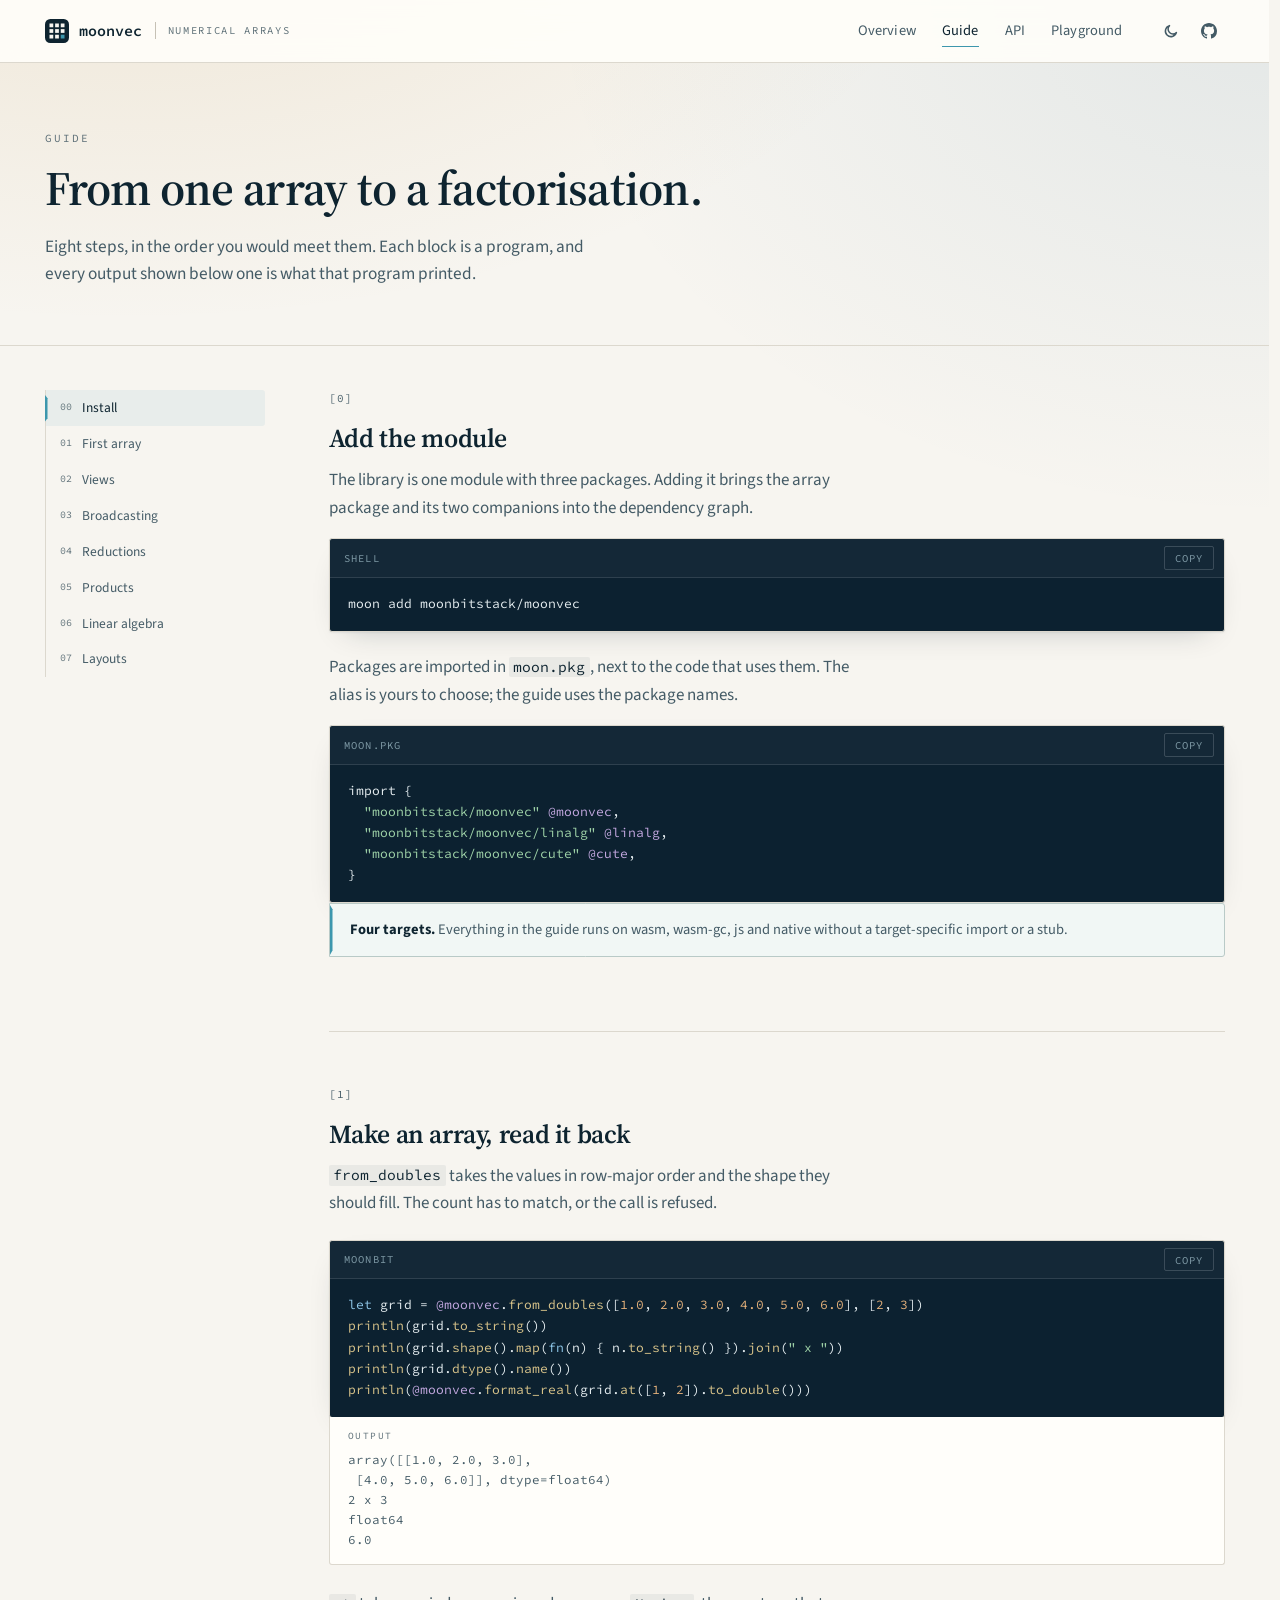
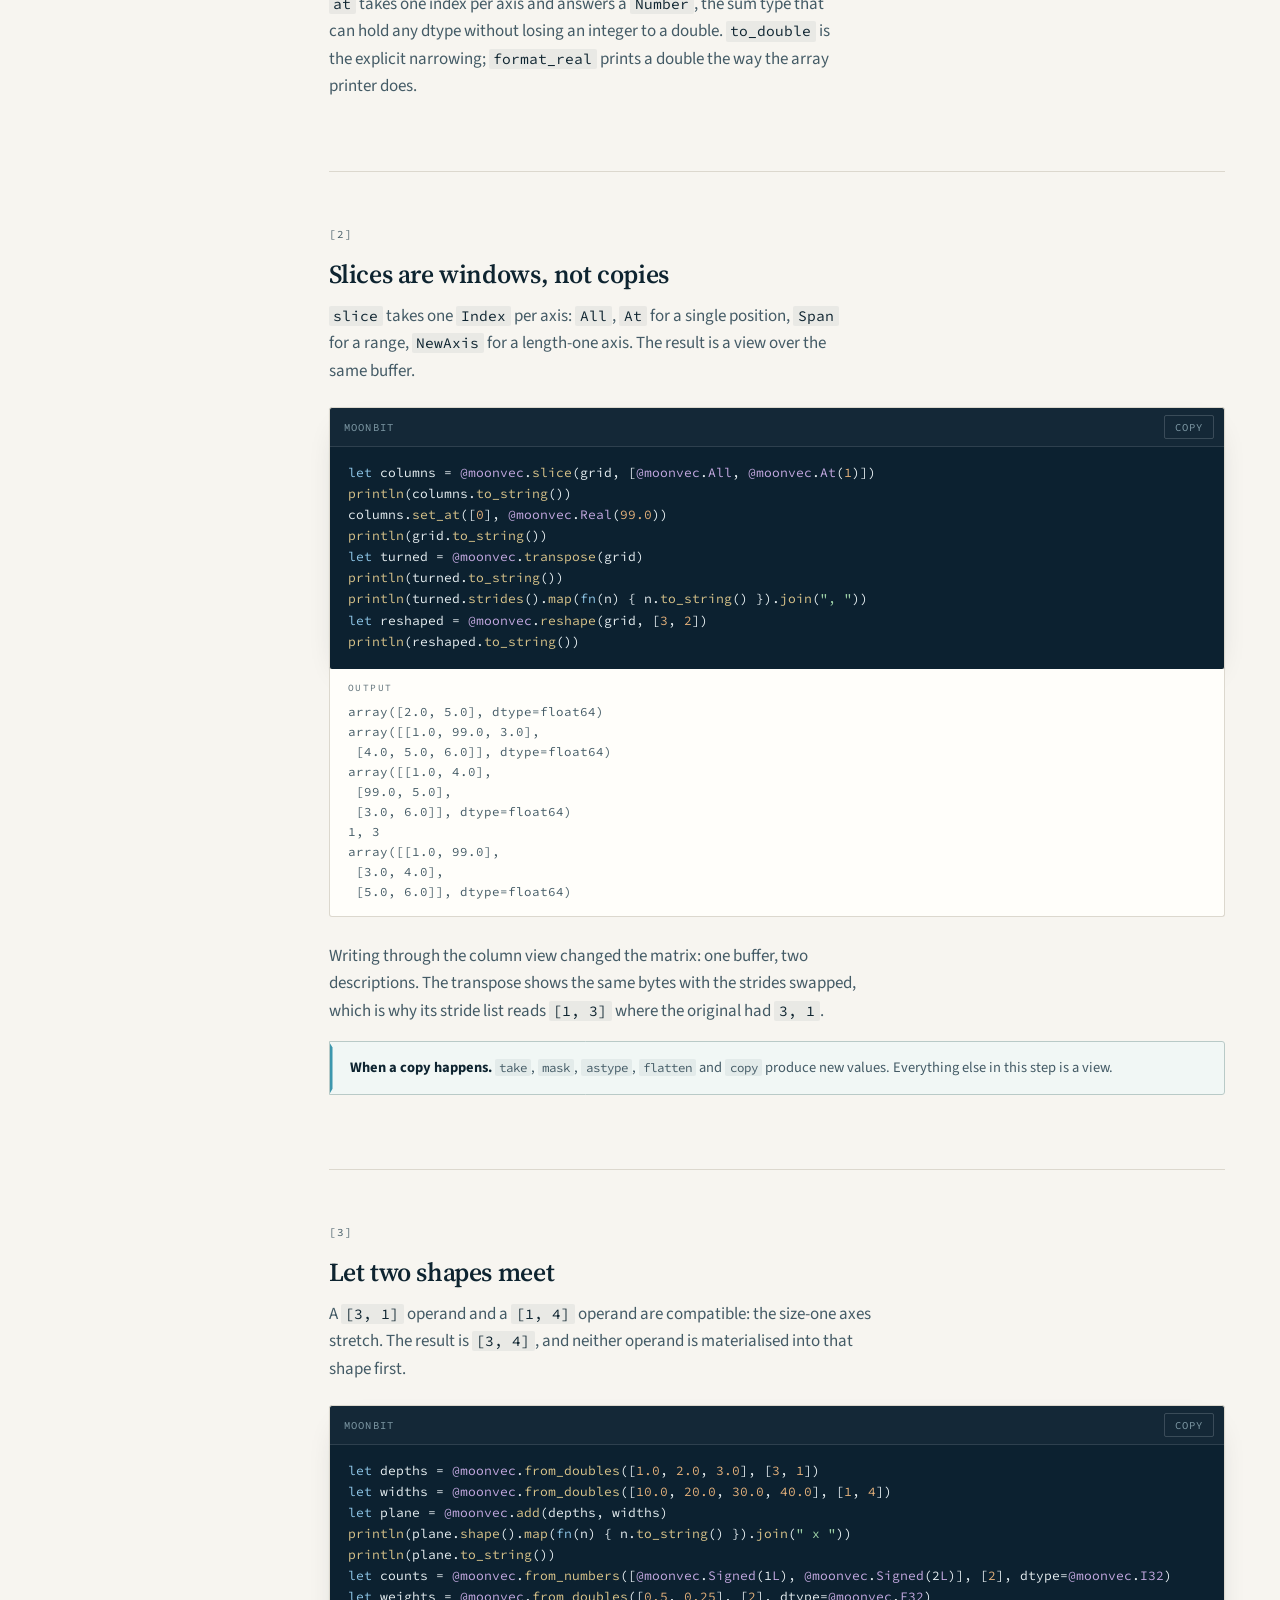
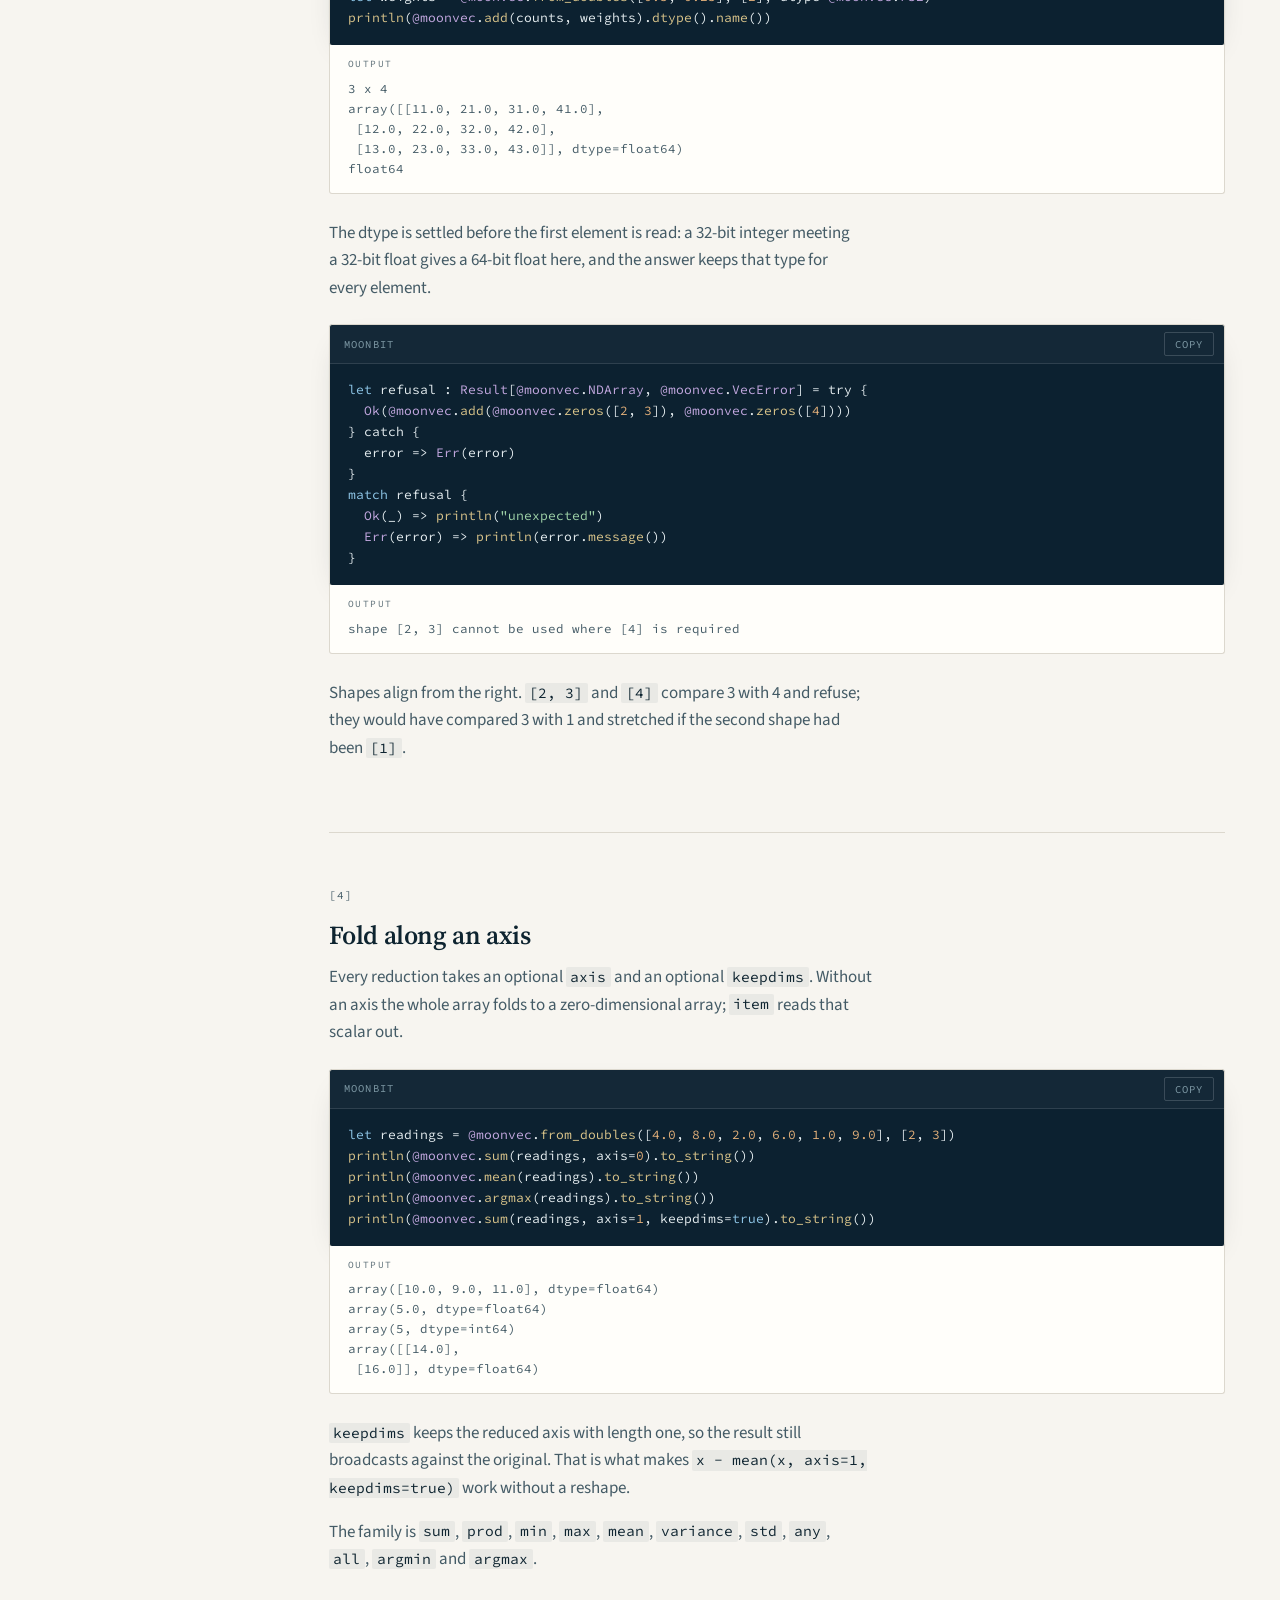
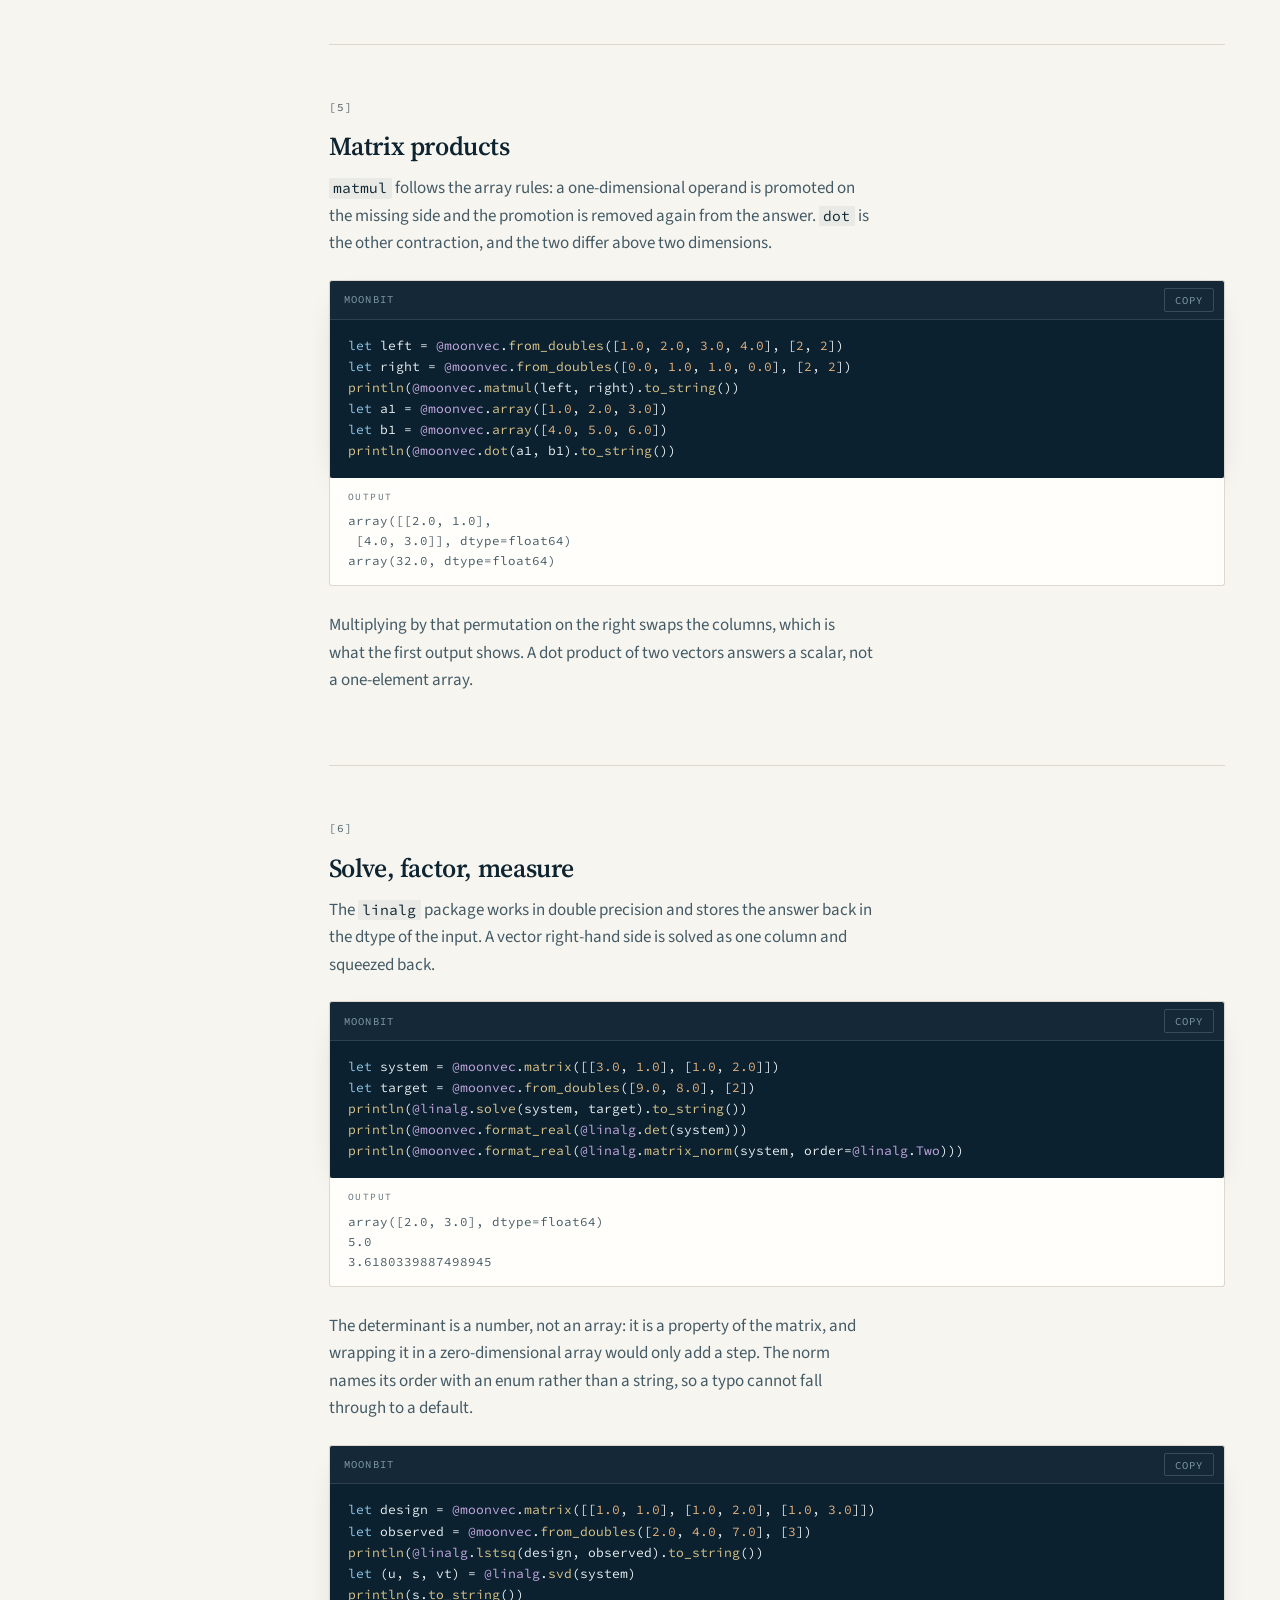
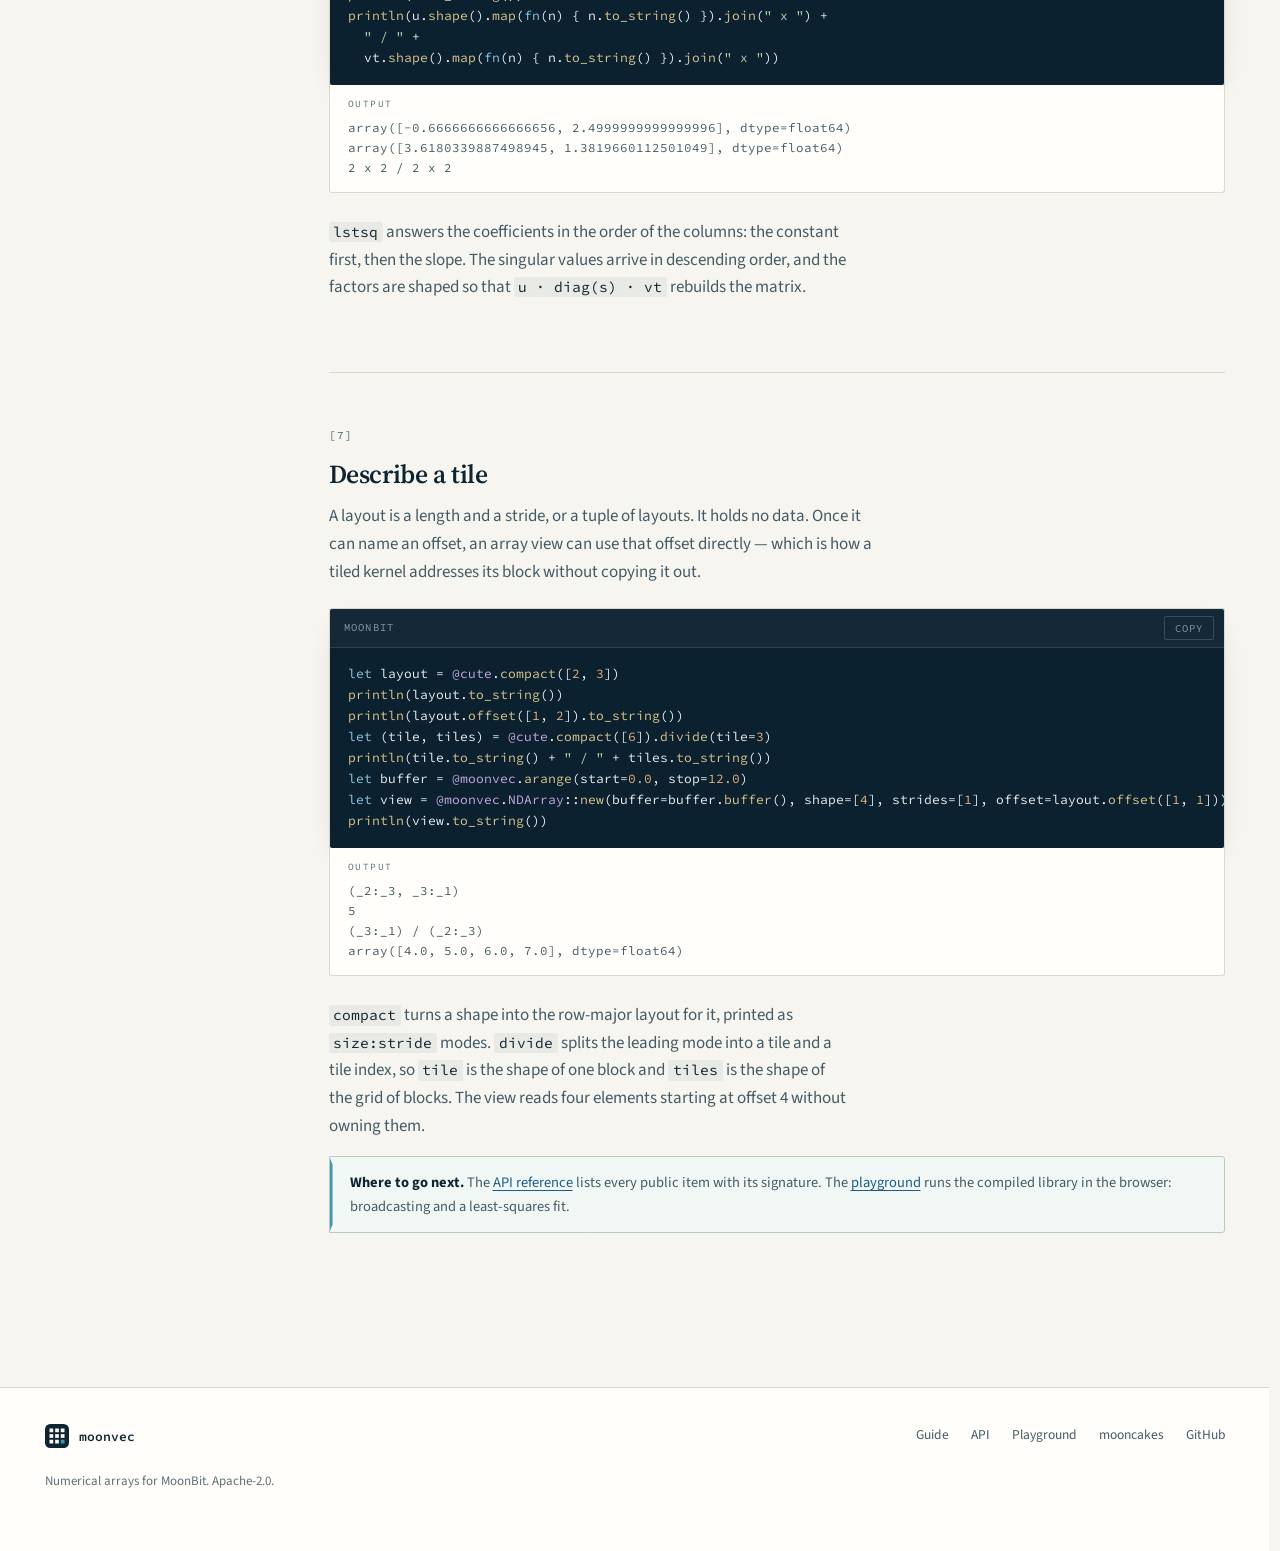
<file: docs/guide.html>
<!DOCTYPE html>
<html lang="en">
<head>
<meta charset="utf-8">
<meta name="viewport" content="width=device-width, initial-scale=1">
<title>Guide — Numerical MoonBit Library</title>
<meta name="description" content="A progressive guide to moonvec: arrays, views, broadcasting, reductions, products, linear algebra and layouts.">
<meta name="moonbit-imports" content='"moonbitstack/moonvec" @moonvec, "moonbitstack/moonvec/linalg" @linalg, "moonbitstack/moonvec/cute" @cute'>
<link rel="icon" href="favicon.svg" type="image/svg+xml">
<link rel="preconnect" href="https://fonts.googleapis.com">
<link rel="preconnect" href="https://fonts.gstatic.com" crossorigin>
<link href="https://fonts.googleapis.com/css2?family=Source+Code+Pro:wght@400;500;600&family=Source+Sans+3:ital,wght@0,400;0,500;0,600;1,400&family=Source+Serif+4:ital,opsz,wght@0,8..60,600;1,8..60,600&display=swap" rel="stylesheet">
<link rel="stylesheet" href="assets/base.css">
<link rel="stylesheet" href="assets/docs.css">
<script>
  try {
    const entry = performance.getEntriesByType("navigation")[0];
    if (entry && entry.type === "reload") sessionStorage.removeItem("moonvec-theme");
    else {
      const saved = sessionStorage.getItem("moonvec-theme");
      if (saved) document.documentElement.dataset.theme = saved;
    }
  } catch {}
</script>
</head>
<body>
<a class="skip-link" href="#main">Skip to content</a>

<header class="topbar">
  <div class="wrap topbar-inner">
    <a class="brand" href="index.html">
      <svg class="brand-mark" viewBox="0 0 32 32" aria-hidden="true">
        <rect width="32" height="32" rx="7" fill="currentColor"></rect>
        <g fill="var(--paper)">
          <rect x="6" y="6" width="5" height="5"></rect><rect x="13.5" y="6" width="5" height="5"></rect><rect x="21" y="6" width="5" height="5"></rect>
          <rect x="6" y="13.5" width="5" height="5"></rect><rect x="13.5" y="13.5" width="5" height="5"></rect><rect x="21" y="13.5" width="5" height="5"></rect>
          <rect x="6" y="21" width="5" height="5"></rect><rect x="13.5" y="21" width="5" height="5"></rect>
        </g>
        <rect x="21" y="21" width="5" height="5" fill="var(--teal)"></rect>
      </svg>
      <span class="brand-name">moonvec</span>
      <span class="brand-sub">numerical arrays</span>
    </a>
    <nav class="nav scroller" aria-label="Primary">
      <a href="index.html">Overview</a>
      <a href="guide.html" aria-current="page">Guide</a>
      <a href="api.html">API</a>
      <a href="playground.html">Playground</a>
    </nav>
    <div class="nav-tools">
      <button class="icon-btn" id="theme-toggle" type="button" aria-label="Switch theme">
        <svg class="i-moon" viewBox="0 0 16 16" fill="none" stroke="currentColor" stroke-width="1.5" stroke-linecap="round" stroke-linejoin="round" aria-hidden="true"><path d="M13.4 9.5A5.6 5.6 0 1 1 6.5 2.6a4.7 4.7 0 0 0 6.9 6.9Z"></path></svg>
        <svg class="i-sun" viewBox="0 0 16 16" fill="none" stroke="currentColor" stroke-width="1.5" stroke-linecap="round" aria-hidden="true"><circle cx="8" cy="8" r="3.1"></circle><path d="M8 1.3v1.4M8 13.3v1.4M1.3 8h1.4M13.3 8h1.4M3.3 3.3l1 1M11.7 11.7l1 1M12.7 3.3l-1 1M4.3 11.7l-1 1"></path></svg>
      </button>
      <a class="icon-btn" href="https://github.com/moonbitstack/moonvec" aria-label="Source on GitHub">
        <svg viewBox="0 0 16 16" fill="currentColor" aria-hidden="true"><path d="M8 0C3.58 0 0 3.58 0 8c0 3.54 2.29 6.53 5.47 7.59.4.07.55-.17.55-.38 0-.19-.01-.82-.01-1.49-2.01.37-2.53-.49-2.69-.94-.09-.23-.48-.94-.82-1.13-.28-.15-.68-.52-.01-.53.63-.01 1.08.58 1.23.82.72 1.21 1.87.87 2.33.66.07-.52.28-.87.51-1.07-1.78-.2-3.64-.89-3.64-3.95 0-.87.31-1.59.82-2.15-.08-.2-.36-1.02.08-2.12 0 0 .67-.21 2.2.82.64-.18 1.32-.27 2-.27.68 0 1.36.09 2 .27 1.53-1.04 2.2-.82 2.2-.82.44 1.1.16 1.92.08 2.12.51.56.82 1.27.82 2.15 0 3.07-1.87 3.75-3.65 3.95.29.25.54.73.54 1.48 0 1.07-.01 1.93-.01 2.2 0 .21.15.46.55.38A8.01 8.01 0 0 0 16 8c0-4.42-3.58-8-8-8Z"></path></svg>
      </a>
    </div>
  </div>
</header>

<main id="main">
  <header class="page-head">
    <div class="wrap">
      <p class="eyebrow">Guide</p>
      <h1>From one array to a factorisation.</h1>
      <p class="lead">Eight steps, in the order you would meet them. Each block is a program, and every output
        shown below one is what that program printed.</p>
    </div>
  </header>

  <div class="wrap guide">
    <nav class="guide-nav" aria-label="Guide sections">
      <ol>
        <li><a href="#install"><span class="n">00</span>Install</a></li>
        <li><a href="#first-array"><span class="n">01</span>First array</a></li>
        <li><a href="#views"><span class="n">02</span>Views</a></li>
        <li><a href="#broadcasting"><span class="n">03</span>Broadcasting</a></li>
        <li><a href="#reductions"><span class="n">04</span>Reductions</a></li>
        <li><a href="#products"><span class="n">05</span>Products</a></li>
        <li><a href="#linear-algebra"><span class="n">06</span>Linear algebra</a></li>
        <li><a href="#layouts"><span class="n">07</span>Layouts</a></li>
      </ol>
    </nav>

    <div class="guide-body">

      <section class="step" id="install">
        <p class="section-index">[0]</p>
        <h2>Add the module</h2>
        <p>The library is one module with three packages. Adding it brings the array package and its
          two companions into the dependency graph.</p>
        <figure class="code-figure">
          <div class="code-head"><span class="code-title">shell</span><button class="copy" type="button">Copy</button></div>
          <pre data-lang="sh"><code>moon add moonbitstack/moonvec</code></pre>
        </figure>
        <p style="margin-top: 22px;">Packages are imported in <code>moon.pkg</code>, next to the code that
          uses them. The alias is yours to choose; the guide uses the package names.</p>
        <figure class="code-figure">
          <div class="code-head"><span class="code-title">moon.pkg</span><button class="copy" type="button">Copy</button></div>
          <pre data-lang="mbt"><code>import {
  "moonbitstack/moonvec" @moonvec,
  "moonbitstack/moonvec/linalg" @linalg,
  "moonbitstack/moonvec/cute" @cute,
}</code></pre>
        </figure>
        <div class="note"><strong>Four targets.</strong> Everything in the guide runs on wasm, wasm-gc,
          js and native without a target-specific import or a stub.</div>
      </section>

      <section class="step" id="first-array">
        <p class="section-index">[1]</p>
        <h2>Make an array, read it back</h2>
        <p><code>from_doubles</code> takes the values in row-major order and the shape they should fill.
          The count has to match, or the call is refused.</p>
        <div class="figure-stack">
          <figure class="code-figure">
            <div class="code-head"><span class="code-title">moonbit</span><button class="copy" type="button">Copy</button></div>
            <pre data-lang="mbt"><code>let grid = @moonvec.from_doubles([1.0, 2.0, 3.0, 4.0, 5.0, 6.0], [2, 3])
println(grid.to_string())
println(grid.shape().map(fn(n) { n.to_string() }).join(" x "))
println(grid.dtype().name())
println(@moonvec.format_real(grid.at([1, 2]).to_double()))</code></pre>
          </figure>
          <pre class="output scroller"><span class="label">output</span>array([[1.0, 2.0, 3.0],
 [4.0, 5.0, 6.0]], dtype=float64)
2 x 3
float64
6.0</pre>
        </div>
        <p><code>at</code> takes one index per axis and answers a <code>Number</code>, the sum type
          that can hold any dtype without losing an integer to a double. <code>to_double</code> is the
          explicit narrowing; <code>format_real</code> prints a double the way the array printer does.</p>
      </section>

      <section class="step" id="views">
        <p class="section-index">[2]</p>
        <h2>Slices are windows, not copies</h2>
        <p><code>slice</code> takes one <code>Index</code> per axis: <code>All</code>, <code>At</code>
          for a single position, <code>Span</code> for a range, <code>NewAxis</code> for a length-one
          axis. The result is a view over the same buffer.</p>
        <div class="figure-stack">
          <figure class="code-figure">
            <div class="code-head"><span class="code-title">moonbit</span><button class="copy" type="button">Copy</button></div>
            <pre data-lang="mbt"><code>let columns = @moonvec.slice(grid, [@moonvec.All, @moonvec.At(1)])
println(columns.to_string())
columns.set_at([0], @moonvec.Real(99.0))
println(grid.to_string())
let turned = @moonvec.transpose(grid)
println(turned.to_string())
println(turned.strides().map(fn(n) { n.to_string() }).join(", "))
let reshaped = @moonvec.reshape(grid, [3, 2])
println(reshaped.to_string())</code></pre>
          </figure>
          <pre class="output scroller"><span class="label">output</span>array([2.0, 5.0], dtype=float64)
array([[1.0, 99.0, 3.0],
 [4.0, 5.0, 6.0]], dtype=float64)
array([[1.0, 4.0],
 [99.0, 5.0],
 [3.0, 6.0]], dtype=float64)
1, 3
array([[1.0, 99.0],
 [3.0, 4.0],
 [5.0, 6.0]], dtype=float64)</pre>
        </div>
        <p>Writing through the column view changed the matrix: one buffer, two descriptions. The
          transpose shows the same bytes with the strides swapped, which is why its stride list reads
          <code>[1, 3]</code> where the original had <code>3, 1</code>.</p>
        <div class="note"><strong>When a copy happens.</strong> <code>take</code>,
          <code>mask</code>, <code>astype</code>, <code>flatten</code> and <code>copy</code> produce
          new values. Everything else in this step is a view.</div>
      </section>

      <section class="step" id="broadcasting">
        <p class="section-index">[3]</p>
        <h2>Let two shapes meet</h2>
        <p>A <code>[3, 1]</code> operand and a <code>[1, 4]</code> operand are compatible: the size-one
          axes stretch. The result is <code>[3, 4]</code>, and neither operand is materialised into
          that shape first.</p>
        <div class="figure-stack">
          <figure class="code-figure">
            <div class="code-head"><span class="code-title">moonbit</span><button class="copy" type="button">Copy</button></div>
            <pre data-lang="mbt"><code>let depths = @moonvec.from_doubles([1.0, 2.0, 3.0], [3, 1])
let widths = @moonvec.from_doubles([10.0, 20.0, 30.0, 40.0], [1, 4])
let plane = @moonvec.add(depths, widths)
println(plane.shape().map(fn(n) { n.to_string() }).join(" x "))
println(plane.to_string())
let counts = @moonvec.from_numbers([@moonvec.Signed(1L), @moonvec.Signed(2L)], [2], dtype=@moonvec.I32)
let weights = @moonvec.from_doubles([0.5, 0.25], [2], dtype=@moonvec.F32)
println(@moonvec.add(counts, weights).dtype().name())</code></pre>
          </figure>
          <pre class="output scroller"><span class="label">output</span>3 x 4
array([[11.0, 21.0, 31.0, 41.0],
 [12.0, 22.0, 32.0, 42.0],
 [13.0, 23.0, 33.0, 43.0]], dtype=float64)
float64</pre>
        </div>
        <p>The dtype is settled before the first element is read: a 32-bit integer meeting a 32-bit
          float gives a 64-bit float here, and the answer keeps that type for every element.</p>
        <div class="figure-stack">
          <figure class="code-figure">
            <div class="code-head"><span class="code-title">moonbit</span><button class="copy" type="button">Copy</button></div>
            <pre data-lang="mbt"><code>let refusal : Result[@moonvec.NDArray, @moonvec.VecError] = try {
  Ok(@moonvec.add(@moonvec.zeros([2, 3]), @moonvec.zeros([4])))
} catch {
  error => Err(error)
}
match refusal {
  Ok(_) => println("unexpected")
  Err(error) => println(error.message())
}</code></pre>
          </figure>
          <pre class="output scroller"><span class="label">output</span>shape [2, 3] cannot be used where [4] is required</pre>
        </div>
        <p>Shapes align from the right. <code>[2, 3]</code> and <code>[4]</code> compare 3 with 4 and
          refuse; they would have compared 3 with 1 and stretched if the second shape had been
          <code>[1]</code>.</p>
      </section>

      <section class="step" id="reductions">
        <p class="section-index">[4]</p>
        <h2>Fold along an axis</h2>
        <p>Every reduction takes an optional <code>axis</code> and an optional
          <code>keepdims</code>. Without an axis the whole array folds to a zero-dimensional array;
          <code>item</code> reads that scalar out.</p>
        <div class="figure-stack">
          <figure class="code-figure">
            <div class="code-head"><span class="code-title">moonbit</span><button class="copy" type="button">Copy</button></div>
            <pre data-lang="mbt"><code>let readings = @moonvec.from_doubles([4.0, 8.0, 2.0, 6.0, 1.0, 9.0], [2, 3])
println(@moonvec.sum(readings, axis=0).to_string())
println(@moonvec.mean(readings).to_string())
println(@moonvec.argmax(readings).to_string())
println(@moonvec.sum(readings, axis=1, keepdims=true).to_string())</code></pre>
          </figure>
          <pre class="output scroller"><span class="label">output</span>array([10.0, 9.0, 11.0], dtype=float64)
array(5.0, dtype=float64)
array(5, dtype=int64)
array([[14.0],
 [16.0]], dtype=float64)</pre>
        </div>
        <p><code>keepdims</code> keeps the reduced axis with length one, so the result still broadcasts
          against the original. That is what makes <code>x - mean(x, axis=1, keepdims=true)</code> work
          without a reshape.</p>
        <p class="muted">The family is <code>sum</code>, <code>prod</code>, <code>min</code>,
          <code>max</code>, <code>mean</code>, <code>variance</code>, <code>std</code>,
          <code>any</code>, <code>all</code>, <code>argmin</code> and <code>argmax</code>.</p>
      </section>

      <section class="step" id="products">
        <p class="section-index">[5]</p>
        <h2>Matrix products</h2>
        <p><code>matmul</code> follows the array rules: a one-dimensional operand is promoted on the
          missing side and the promotion is removed again from the answer. <code>dot</code> is the
          other contraction, and the two differ above two dimensions.</p>
        <div class="figure-stack">
          <figure class="code-figure">
            <div class="code-head"><span class="code-title">moonbit</span><button class="copy" type="button">Copy</button></div>
            <pre data-lang="mbt"><code>let left = @moonvec.from_doubles([1.0, 2.0, 3.0, 4.0], [2, 2])
let right = @moonvec.from_doubles([0.0, 1.0, 1.0, 0.0], [2, 2])
println(@moonvec.matmul(left, right).to_string())
let a1 = @moonvec.array([1.0, 2.0, 3.0])
let b1 = @moonvec.array([4.0, 5.0, 6.0])
println(@moonvec.dot(a1, b1).to_string())</code></pre>
          </figure>
          <pre class="output scroller"><span class="label">output</span>array([[2.0, 1.0],
 [4.0, 3.0]], dtype=float64)
array(32.0, dtype=float64)</pre>
        </div>
        <p>Multiplying by that permutation on the right swaps the columns, which is what the first
          output shows. A dot product of two vectors answers a scalar, not a one-element array.</p>
      </section>

      <section class="step" id="linear-algebra">
        <p class="section-index">[6]</p>
        <h2>Solve, factor, measure</h2>
        <p>The <code>linalg</code> package works in double precision and stores the answer back in the
          dtype of the input. A vector right-hand side is solved as one column and squeezed back.</p>
        <div class="figure-stack">
          <figure class="code-figure">
            <div class="code-head"><span class="code-title">moonbit</span><button class="copy" type="button">Copy</button></div>
            <pre data-lang="mbt"><code>let system = @moonvec.matrix([[3.0, 1.0], [1.0, 2.0]])
let target = @moonvec.from_doubles([9.0, 8.0], [2])
println(@linalg.solve(system, target).to_string())
println(@moonvec.format_real(@linalg.det(system)))
println(@moonvec.format_real(@linalg.matrix_norm(system, order=@linalg.Two)))</code></pre>
          </figure>
          <pre class="output scroller"><span class="label">output</span>array([2.0, 3.0], dtype=float64)
5.0
3.6180339887498945</pre>
        </div>
        <p>The determinant is a number, not an array: it is a property of the matrix, and wrapping it
          in a zero-dimensional array would only add a step. The norm names its order with an enum
          rather than a string, so a typo cannot fall through to a default.</p>
        <div class="figure-stack">
          <figure class="code-figure">
            <div class="code-head"><span class="code-title">moonbit</span><button class="copy" type="button">Copy</button></div>
            <pre data-lang="mbt"><code>let design = @moonvec.matrix([[1.0, 1.0], [1.0, 2.0], [1.0, 3.0]])
let observed = @moonvec.from_doubles([2.0, 4.0, 7.0], [3])
println(@linalg.lstsq(design, observed).to_string())
let (u, s, vt) = @linalg.svd(system)
println(s.to_string())
println(u.shape().map(fn(n) { n.to_string() }).join(" x ") +
  " / " +
  vt.shape().map(fn(n) { n.to_string() }).join(" x "))</code></pre>
          </figure>
          <pre class="output scroller"><span class="label">output</span>array([-0.6666666666666656, 2.4999999999999996], dtype=float64)
array([3.6180339887498945, 1.3819660112501049], dtype=float64)
2 x 2 / 2 x 2</pre>
        </div>
        <p><code>lstsq</code> answers the coefficients in the order of the columns: the constant first,
          then the slope. The singular values arrive in descending order, and the factors are shaped
          so that <code>u · diag(s) · vt</code> rebuilds the matrix.</p>
      </section>

      <section class="step" id="layouts">
        <p class="section-index">[7]</p>
        <h2>Describe a tile</h2>
        <p>A layout is a length and a stride, or a tuple of layouts. It holds no data. Once it can name
          an offset, an array view can use that offset directly — which is how a tiled kernel addresses
          its block without copying it out.</p>
        <div class="figure-stack">
          <figure class="code-figure">
            <div class="code-head"><span class="code-title">moonbit</span><button class="copy" type="button">Copy</button></div>
            <pre data-lang="mbt"><code>let layout = @cute.compact([2, 3])
println(layout.to_string())
println(layout.offset([1, 2]).to_string())
let (tile, tiles) = @cute.compact([6]).divide(tile=3)
println(tile.to_string() + " / " + tiles.to_string())
let buffer = @moonvec.arange(start=0.0, stop=12.0)
let view = @moonvec.NDArray::new(buffer=buffer.buffer(), shape=[4], strides=[1], offset=layout.offset([1, 1]))
println(view.to_string())</code></pre>
          </figure>
          <pre class="output scroller"><span class="label">output</span>(_2:_3, _3:_1)
5
(_3:_1) / (_2:_3)
array([4.0, 5.0, 6.0, 7.0], dtype=float64)</pre>
        </div>
        <p><code>compact</code> turns a shape into the row-major layout for it, printed as
          <code>size:stride</code> modes. <code>divide</code> splits the leading mode into a tile and a
          tile index, so <code>tile</code> is the shape of one block and <code>tiles</code> is the shape
          of the grid of blocks. The view reads four elements starting at offset 4 without owning
          them.</p>
        <div class="note"><strong>Where to go next.</strong> The <a href="api.html">API reference</a>
          lists every public item with its signature. The <a href="playground.html">playground</a>
          runs the compiled library in the browser: broadcasting and a least-squares fit.</div>
      </section>

    </div>
  </div>
</main>

<footer class="footer">
  <div class="wrap footer-inner">
    <div>
      <a class="brand" href="index.html">
        <svg class="brand-mark" viewBox="0 0 32 32" aria-hidden="true">
          <rect width="32" height="32" rx="7" fill="currentColor"></rect>
          <g fill="var(--paper)">
            <rect x="6" y="6" width="5" height="5"></rect><rect x="13.5" y="6" width="5" height="5"></rect><rect x="21" y="6" width="5" height="5"></rect>
            <rect x="6" y="13.5" width="5" height="5"></rect><rect x="13.5" y="13.5" width="5" height="5"></rect><rect x="21" y="13.5" width="5" height="5"></rect>
            <rect x="6" y="21" width="5" height="5"></rect><rect x="13.5" y="21" width="5" height="5"></rect>
          </g>
          <rect x="21" y="21" width="5" height="5" fill="var(--teal)"></rect>
        </svg>
        <span class="brand-name">moonvec</span>
      </a>
      <p class="footer-note">Numerical arrays for MoonBit. Apache-2.0.</p>
    </div>
    <nav class="footer-links" aria-label="Footer">
      <a href="guide.html">Guide</a>
      <a href="api.html">API</a>
      <a href="playground.html">Playground</a>
      <a href="https://mooncakes.io/docs/moonbitstack/moonvec">mooncakes</a>
      <a href="https://github.com/moonbitstack/moonvec">GitHub</a>
    </nav>
  </div>
</footer>

<script src="assets/site.js"></script>
</body>
</html>
</file>
<file: docs/assets/base.css>
/* The shell every page shares: colour and type tokens, the page scrollbars, the top bar, buttons,
   code figures, the footer, and the focus and selection rules. */

/* moonvec — a printed-instrument look for a numerical library.
   Palette and rhythm borrow the gravity of scientific documentation: deep navy, teal, warm paper,
   thin rules, and a serif voice for headings. */

:root {
  --paper: #f7f5f0;
  --surface: #fffefa;
  --surface-2: #f0ede5;
  --panel: #0e2a3a;
  --panel-2: #123346;
  --panel-ink: #eaf2f4;
  --panel-dim: #8fadb9;
  --ink: #0e2430;
  --ink-2: #445b66;
  --ink-3: #5e7078;
  --rule: #dcd8ce;
  --rule-2: #c6c1b5;
  --blue: #1b5c88;
  --blue-soft: #b9d3e3;
  --teal: #3d97ad;
  --amber: #b8832b;
  --code-bg: #0c2130;
  --code-ink: #e6eef1;
  --code-dim: #7f9aa6;
  --shadow: 0 1px 2px rgb(14 36 48 / 6%), 0 12px 32px -18px rgb(14 36 48 / 30%);
  --glass: color-mix(in srgb, var(--surface) 72%, transparent);
  --glass-strong: color-mix(in srgb, var(--surface) 90%, transparent);
  --shadow-soft: 0 1px 1px rgb(14 36 48 / 5%), 0 14px 30px -24px rgb(14 36 48 / 36%);
  --shadow-lift: 0 2px 4px rgb(14 36 48 / 7%), 0 26px 44px -26px rgb(14 36 48 / 40%);
  --wash-warm: color-mix(in srgb, var(--amber) 14%, transparent);
  --wash-cool: color-mix(in srgb, var(--blue) 9%, transparent);
  /* The two planes of the lattice: a surface that hides the far half of the lower one while letting
     the dot grid faintly through. Dark needs a larger share of ink to sit at the same distance above
     its card, which is why this is a token and not a formula. */
  --plane: color-mix(in srgb, var(--ink) 11%, var(--glass-strong));
  --plane-far: color-mix(in srgb, var(--ink) 7%, var(--glass));
  --ease: cubic-bezier(0.2, 0.62, 0.2, 1);
  --fast: 140ms;
  --serif: "Source Serif 4", "Iowan Old Style", Georgia, serif;
  --sans: "Source Sans 3", "Segoe UI", system-ui, sans-serif;
  --mono: "Source Code Pro", ui-monospace, "SFMono-Regular", Menlo, monospace;
  --wrap: 1180px;
  --radius: 3px;
  color-scheme: light;
}

@media (prefers-color-scheme: dark) {
  :root:not([data-theme="light"]) {
    --paper: #0b1720;
    --surface: #0f1f2a;
    --surface-2: #132734;
    --panel: #08141c;
    --panel-2: #0d2230;
    --panel-ink: #e6eef1;
    --panel-dim: #7f9aa6;
    --ink: #e8eef0;
    --ink-2: #a8bcc6;
    --ink-3: #7c919b;
    --rule: #1f3340;
    --rule-2: #2b4553;
    --blue: #7db9dd;
    --blue-soft: #244a60;
    --teal: #66c2d4;
    --amber: #d7a852;
    --code-bg: #07131b;
    --code-ink: #dfe9ec;
    --code-dim: #6f8b97;
    --shadow: 0 1px 2px rgb(0 0 0 / 30%), 0 16px 40px -20px rgb(0 0 0 / 70%);
  --glass: color-mix(in srgb, var(--surface) 74%, transparent);
  --glass-strong: color-mix(in srgb, var(--surface) 92%, transparent);
  --shadow-soft: 0 1px 2px rgb(0 0 0 / 26%), 0 18px 38px -26px rgb(0 0 0 / 66%);
  --shadow-lift: 0 2px 6px rgb(0 0 0 / 32%), 0 30px 52px -28px rgb(0 0 0 / 74%);
  --wash-warm: color-mix(in srgb, var(--amber) 8%, transparent);
  --wash-cool: color-mix(in srgb, var(--teal) 10%, transparent);
  --plane: color-mix(in srgb, var(--ink) 18%, var(--glass-strong));
  --plane-far: color-mix(in srgb, var(--ink) 10%, var(--glass));
    --glass: color-mix(in srgb, var(--surface) 74%, transparent);
    --glass-strong: color-mix(in srgb, var(--surface) 92%, transparent);
    --shadow-soft: 0 1px 2px rgb(0 0 0 / 26%), 0 18px 38px -26px rgb(0 0 0 / 66%);
    --shadow-lift: 0 2px 6px rgb(0 0 0 / 32%), 0 30px 52px -28px rgb(0 0 0 / 74%);
    --wash-warm: color-mix(in srgb, var(--amber) 8%, transparent);
    --wash-cool: color-mix(in srgb, var(--teal) 10%, transparent);
    --plane: color-mix(in srgb, var(--ink) 18%, var(--glass-strong));
    --plane-far: color-mix(in srgb, var(--ink) 10%, var(--glass));
    color-scheme: dark;
  }
}

:root[data-theme="dark"] {
  --paper: #0b1720;
  --surface: #0f1f2a;
  --surface-2: #132734;
  --panel: #08141c;
  --panel-2: #0d2230;
  --panel-ink: #e6eef1;
  --panel-dim: #7f9aa6;
  --ink: #e8eef0;
  --ink-2: #a8bcc6;
  --ink-3: #7c919b;
  --rule: #1f3340;
  --rule-2: #2b4553;
  --blue: #7db9dd;
  --blue-soft: #244a60;
  --teal: #66c2d4;
  --amber: #d7a852;
  --code-bg: #07131b;
  --code-ink: #dfe9ec;
  --code-dim: #6f8b97;
  --shadow: 0 1px 2px rgb(0 0 0 / 30%), 0 16px 40px -20px rgb(0 0 0 / 70%);
  --glass: color-mix(in srgb, var(--surface) 74%, transparent);
  --glass-strong: color-mix(in srgb, var(--surface) 92%, transparent);
  --shadow-soft: 0 1px 2px rgb(0 0 0 / 26%), 0 18px 38px -26px rgb(0 0 0 / 66%);
  --shadow-lift: 0 2px 6px rgb(0 0 0 / 32%), 0 30px 52px -28px rgb(0 0 0 / 74%);
  --wash-warm: color-mix(in srgb, var(--amber) 8%, transparent);
  --wash-cool: color-mix(in srgb, var(--teal) 10%, transparent);
  --plane: color-mix(in srgb, var(--ink) 18%, var(--glass-strong));
  --plane-far: color-mix(in srgb, var(--ink) 10%, var(--glass));
  color-scheme: dark;
}

*,
*::before,
*::after {
  box-sizing: border-box;
}

html,
button,
input,
textarea,
select {
  /* Readers should see the characters they have to type, not the ligature the font would draw. Form
     controls do not inherit, so they are named here as well. */
  font-variant-ligatures: no-contextual;
}

html {
  scrollbar-gutter: stable;
  scroll-behavior: smooth;
  -webkit-text-size-adjust: 100%;
}

@media (prefers-reduced-motion: reduce) {
  html {
    scroll-behavior: auto;
  }
  *,
  *::before,
  *::after {
    animation-duration: 0.001ms !important;
    animation-iteration-count: 1 !important;
    transition-duration: 0.001ms !important;
  }
}

body {
  margin: 0;
  /* Two washes, warm from the left and cool from the right: the paper is lit rather than flat, and
     every translucent surface below picks up some of that light. */
  background-color: var(--paper);
  background-image:
    radial-gradient(1200px 640px at 10% -14%, var(--wash-warm), transparent 70%),
    radial-gradient(1000px 720px at 100% 0%, var(--wash-cool), transparent 72%);
  background-repeat: no-repeat;
  background-attachment: fixed;
  color: var(--ink);
  font-family: var(--sans);
  font-size: 17px;
  line-height: 1.62;
  font-optical-sizing: auto;
  -webkit-font-smoothing: antialiased;
  overflow-x: hidden;
}

::selection {
  background: color-mix(in srgb, var(--teal) 34%, transparent);
  color: var(--ink);
}

a {
  color: var(--blue);
  text-decoration-thickness: 1px;
  text-underline-offset: 0.18em;
}

a:hover {
  color: var(--teal);
}

img,
svg {
  max-width: 100%;
}

h1,
h2,
h3 {
  font-family: var(--serif);
  font-weight: 600;
  letter-spacing: -0.015em;
  line-height: 1.12;
  margin: 0;
  text-wrap: balance;
}

p {
  text-wrap: pretty;
}

code,
pre,
kbd,
samp {
  font-family: var(--mono);
}

:not(pre) > code {
  font-size: 0.86em;
  padding: 0.08em 0.34em;
  border-radius: 2px;
  background: color-mix(in srgb, var(--ink) 6%, transparent);
  overflow-wrap: anywhere;
}

/* ---------- page scrollbar: hidden at the top, present once the page moves ---------- */

@supports selector(::-webkit-scrollbar) {
  html::-webkit-scrollbar {
    width: 11px;
    height: 11px;
  }
  html::-webkit-scrollbar-track {
    background: transparent;
  }
  html::-webkit-scrollbar-thumb {
    border-radius: 99px;
    border: 3px solid transparent;
    background-clip: content-box;
    background-color: color-mix(in srgb, var(--ink) 26%, transparent);
  }
  html::-webkit-scrollbar-thumb:hover {
    background-color: color-mix(in srgb, var(--ink) 44%, transparent);
  }
  html.at-top::-webkit-scrollbar-thumb {
    background-color: transparent;
  }
}

@supports not selector(::-webkit-scrollbar) {
  html {
    scrollbar-width: thin;
    scrollbar-color: color-mix(in srgb, var(--ink) 26%, transparent) transparent;
  }
  html.at-top {
    scrollbar-color: transparent transparent;
  }
}

/* ---------- inner scroll areas: thin, dim at rest, deeper under the pointer ---------- */

.scroller {
  overflow: auto;
  overscroll-behavior: contain;
}

@supports selector(::-webkit-scrollbar) {
  :is(.scroller, pre, .guide-nav ol)::-webkit-scrollbar {
    width: 9px;
    height: 9px;
  }
  :is(.scroller, pre, .guide-nav ol)::-webkit-scrollbar-track {
    background: transparent;
  }
  :is(.scroller, pre, .guide-nav ol)::-webkit-scrollbar-thumb {
    border-radius: 99px;
    border: 2px solid transparent;
    background-clip: content-box;
    background-color: color-mix(in srgb, var(--ink) 13%, transparent);
  }
  :is(.scroller, pre, .guide-nav ol):hover::-webkit-scrollbar-thumb {
    background-color: color-mix(in srgb, var(--ink) 30%, transparent);
  }
}

@supports not selector(::-webkit-scrollbar) {
  :is(.scroller, pre, .guide-nav ol) {
    scrollbar-width: thin;
    scrollbar-color: color-mix(in srgb, var(--ink) 18%, transparent) transparent;
  }
}

/* ---------- shell ---------- */

.wrap {
  width: min(100% - 48px, var(--wrap));
  margin-inline: auto;
}

@media (width <= 600px) {
  .wrap {
    width: min(100% - 32px, var(--wrap));
  }
}

.topbar {
  position: sticky;
  top: 0;
  z-index: 40;
  background: var(--glass-strong);
  -webkit-backdrop-filter: blur(14px) saturate(130%);
  backdrop-filter: blur(14px) saturate(130%);
  border-bottom: 1px solid var(--rule);
  transition: box-shadow 220ms var(--ease), border-color 220ms var(--ease);
}

html:not(.at-top) .topbar {
  border-bottom-color: transparent;
  box-shadow: 0 1px 0 color-mix(in srgb, var(--rule) 70%, transparent),
    0 14px 28px -26px rgb(14 36 48 / 45%);
}

.topbar-inner {
  display: flex;
  align-items: center;
  gap: 28px;
  min-height: 62px;
  flex-wrap: wrap;
  padding-block: 8px;
}

.brand {
  display: inline-flex;
  align-items: center;
  gap: 10px;
  color: var(--ink);
  text-decoration: none;
  margin-right: auto;
}

.brand:hover {
  color: var(--ink);
}

.brand-mark {
  /* Measured in rem, so the mark, the controls and the glyphs follow the reader's own type size
     rather than sitting at a fixed number of pixels beside text that has grown. */
  width: 1.5rem;
  height: 1.5rem;
  flex: none;
}

.brand-name {
  font-family: var(--mono);
  font-size: 15px;
  letter-spacing: 0.01em;
  font-weight: 600;
}

.brand-sub {
  font-family: var(--mono);
  font-size: 10.5px;
  letter-spacing: 0.16em;
  text-transform: uppercase;
  color: var(--ink-3);
  padding-left: 12px;
  margin-left: 2px;
  border-left: 1px solid var(--rule-2);
}

.nav {
  display: flex;
  align-items: center;
  gap: 26px;
}

.nav a {
  color: var(--ink-2);
  text-decoration: none;
  font-size: 14.5px;
  letter-spacing: 0.01em;
  padding-block: 4px;
  border-bottom: 1px solid transparent;
}

.nav a:hover {
  color: var(--ink);
  border-bottom-color: var(--rule-2);
}

.nav a[aria-current="page"] {
  color: var(--ink);
  border-bottom-color: var(--teal);
}

.nav-tools {
  display: flex;
  align-items: center;
  gap: 6px;
  margin-left: 4px;
}

.icon-btn {
  display: inline-flex;
  align-items: center;
  justify-content: center;
  width: 32px;
  height: 32px;
  padding: 0;
  border: 1px solid transparent;
  border-radius: var(--radius);
  background: transparent;
  color: var(--ink-2);
  cursor: pointer;
}

.icon-btn:hover {
  color: var(--ink);
  border-color: var(--rule);
  background: var(--surface);
}

.icon-btn svg {
  width: 1rem;
  height: 1rem;
  display: block;
}

@media (width <= 860px) {
  .topbar-inner {
    gap: 10px 20px;
  }
  .brand-sub {
    display: none;
  }
  .nav {
    order: 3;
    width: 100%;
    gap: 22px;
    padding-bottom: 6px;
    overflow-x: auto;
  }
  .nav a {
    white-space: nowrap;
    font-size: 14px;
  }
}

@media (width <= 420px) {
  .nav {
    gap: 18px;
  }
}

/* ---------- shared type ---------- */

.eyebrow {
  font-family: var(--mono);
  font-size: 11px;
  letter-spacing: 0.2em;
  text-transform: uppercase;
  color: var(--ink-3);
  user-select: none;
}

.section-index {
  font-family: var(--mono);
  font-size: 11px;
  letter-spacing: 0.12em;
  color: var(--teal);
  user-select: none;
}

.lead {
  font-size: clamp(17px, 1.35vw, 19.5px);
  line-height: 1.6;
  color: var(--ink-2);
  max-width: 62ch;
}

.muted {
  color: var(--ink-3);
}

.rule {
  height: 1px;
  background: var(--rule);
  border: 0;
  margin: 0;
}

/* ---------- buttons ---------- */

.btn {
  display: inline-flex;
  align-items: center;
  gap: 9px;
  font-family: var(--sans);
  font-size: 15px;
  font-weight: 600;
  line-height: 1.2;
  text-decoration: none;
  border: 1px solid var(--ink);
  border-radius: var(--radius);
  padding: calc(0.64em + 0.08em) 1.1em calc(0.64em - 0.08em);
  background: var(--ink);
  color: var(--paper);
  cursor: pointer;
  transition: background var(--fast) var(--ease), color var(--fast) var(--ease),
    border-color var(--fast) var(--ease), transform var(--fast) var(--ease),
    box-shadow var(--fast) var(--ease);
}

.btn:hover {
  background: var(--blue);
  border-color: var(--blue);
  color: #fff;
  transform: translateY(-1px);
  box-shadow: 0 10px 22px -18px rgb(14 36 48 / 70%);
}

.btn:active {
  transform: translateY(1px);
  box-shadow: none;
}

.btn svg {
  width: 1rem;
  height: 1rem;
  display: block;
  flex: none;
  transition: transform var(--fast) var(--ease);
}

.btn:hover svg {
  transform: translateX(2px);
}

.btn.ghost {
  background: transparent;
  color: var(--ink);
  border-color: var(--rule-2);
}

.btn.ghost:hover {
  border-color: var(--ink);
  background: var(--glass-strong);
  color: var(--ink);
  box-shadow: var(--shadow-soft);
}

.btn-row {
  display: flex;
  flex-wrap: wrap;
  gap: 12px;
  align-items: center;
}

/* ---------- install command ---------- */

.install {
  display: inline-flex;
  align-items: center;
  gap: 12px;
  border: 1px solid var(--rule);
  background: var(--glass-strong);
  -webkit-backdrop-filter: blur(8px);
  backdrop-filter: blur(8px);
  border-radius: var(--radius);
  box-shadow: var(--shadow-soft);
  padding: 9px 10px 9px 14px;
  font-family: var(--mono);
  font-size: 13.5px;
  color: var(--ink);
  max-width: 100%;
}

.install .prompt {
  color: var(--teal);
  user-select: none;
}

.install .cmd {
  overflow-wrap: anywhere;
}

.copy {
  margin-left: 6px;
  border: 1px solid var(--rule);
  background: var(--paper);
  color: var(--ink-2);
  font-family: var(--mono);
  font-size: 10.5px;
  letter-spacing: 0.08em;
  text-transform: uppercase;
  padding: calc(0.42em + 0.06em) 0.66em calc(0.42em - 0.06em);
  /* Wide enough for "Copied", so the label change does not move the code block's head. */
  min-width: 4.7em;
  text-align: center;
  border-radius: 2px;
  cursor: pointer;
  user-select: none;
}

.copy {
  transition: color var(--fast) var(--ease), border-color var(--fast) var(--ease),
    background var(--fast) var(--ease), transform var(--fast) var(--ease);
}
.copy:hover {
  color: var(--ink);
  border-color: var(--rule-2);
  background: var(--glass-strong);
}
.copy:active {
  transform: translateY(1px);
}
.copy[data-copied="true"] {
  color: var(--teal);
  border-color: color-mix(in srgb, var(--teal) 45%, var(--rule));
}

/* ---------- code ---------- */

.code-figure {
  margin: 0;
  border: 1px solid var(--rule);
  border-radius: var(--radius);
  background: var(--code-bg);
  overflow: hidden;
  box-shadow: var(--shadow);
}

.code-head {
  display: flex;
  align-items: center;
  gap: 10px;
  padding: 7px 10px 7px 14px;
  border-bottom: 1px solid color-mix(in srgb, var(--code-ink) 12%, transparent);
  background: color-mix(in srgb, #fff 3%, transparent);
  user-select: none;
}

.code-title {
  font-family: var(--mono);
  font-size: 10.5px;
  letter-spacing: 0.12em;
  text-transform: uppercase;
  color: var(--code-dim);
}

.code-head .copy {
  margin-left: auto;
  background: transparent;
  border-color: color-mix(in srgb, var(--code-ink) 18%, transparent);
  color: var(--code-dim);
}

.code-head .copy:hover {
  color: var(--code-ink);
  border-color: color-mix(in srgb, var(--code-ink) 34%, transparent);
}

.code-figure pre {
  margin: 0;
  padding: 15px 18px 17px;
  font-size: 13px;
  line-height: 1.62;
  color: var(--code-ink);
  overflow-x: auto;
  tab-size: 2;
}

.code-figure pre code {
  font: inherit;
  white-space: pre;
}

.tok-key {
  color: #8fc7e8;
}

.tok-fn {
  color: #d9c48a;
}

.tok-str {
  color: #9fd3a8;
}

.tok-num {
  color: #e3b07a;
}

.tok-com {
  color: #6d8792;
  font-style: italic;
}

.tok-type {
  color: #c3a8e0;
}

.output {
  margin: 0;
  border: 1px solid var(--rule);
  border-top: 0;
  border-radius: 0 0 var(--radius) var(--radius);
  background: var(--surface);
  padding: 12px 18px 14px;
  font-family: var(--mono);
  font-size: 12.5px;
  line-height: 1.6;
  color: var(--ink-2);
  overflow-x: auto;
  white-space: pre;
}

.output .label {
  display: block;
  font-size: 9.5px;
  letter-spacing: 0.16em;
  text-transform: uppercase;
  color: var(--ink-3);
  margin-bottom: 6px;
  user-select: none;
}

.figure-stack .output {
  margin-top: -1px;
}

.page-head {
  padding: 56px 0 40px;
  border-bottom: 1px solid var(--rule);
}

.page-head h1 {
  font-size: clamp(2.1rem, 3.8vw, 3rem);
  margin: 14px 0 14px;
}

.note {
  position: relative;
  padding: 14px 18px 14px 20px;
  background: color-mix(in srgb, var(--teal) 7%, var(--surface));
  border: 1px solid color-mix(in srgb, var(--teal) 22%, var(--rule));
  border-radius: 0 var(--radius) var(--radius) 0;
  font-size: 14.5px;
  color: var(--ink-2);
  margin: 0 0 20px;
}

.note::before {
  content: "";
  position: absolute;
  left: 0;
  top: 0;
  bottom: 0;
  width: 3px;
  background: var(--teal);
  clip-path: polygon(0 0, 100% 10%, 100% 90%, 0 100%);
}

.note strong {
  color: var(--ink);
}

/* ---------- footer ---------- */

.footer {
  border-top: 1px solid var(--rule);
  padding: 36px 0 46px;
  background: var(--surface);
}

.footer-inner {
  display: flex;
  justify-content: space-between;
  gap: 28px;
  flex-wrap: wrap;
  align-items: flex-start;
}

.footer .brand-name {
  font-size: 13px;
}

.footer-note {
  font-size: 13px;
  color: var(--ink-3);
  max-width: 44ch;
}

.footer-links {
  display: flex;
  gap: 22px;
  flex-wrap: wrap;
  font-size: 13.5px;
}

.footer-links a {
  color: var(--ink-2);
  text-decoration: none;
}

.footer-links a:hover {
  color: var(--ink);
  text-decoration: underline;
}

/* ---------- utilities ---------- */

.sr-only {
  position: absolute;
  width: 1px;
  height: 1px;
  padding: 0;
  margin: -1px;
  overflow: hidden;
  clip: rect(0 0 0 0);
  white-space: nowrap;
  border: 0;
}

:focus-visible {
  outline: 2px solid var(--blue);
  outline-offset: 2px;
}

.skip-link {
  position: absolute;
  left: 12px;
  top: -60px;
  z-index: 100;
  background: var(--ink);
  color: var(--paper);
  padding: 8px 14px;
  border-radius: 2px;
  font-size: 14px;
}

.skip-link:focus {
  top: 10px;
}

/* theme toggle: one glyph of the pair is drawn at a time */

.icon-btn .i-sun {
  display: none;
}

html[data-theme="dark"] .icon-btn .i-sun {
  display: block;
}

html[data-theme="dark"] .icon-btn .i-moon {
  display: none;
}

@media (prefers-color-scheme: dark) {
  html:not([data-theme="light"]) .icon-btn .i-sun {
    display: block;
  }
  html:not([data-theme="light"]) .icon-btn .i-moon {
    display: none;
  }
}


/* A drag across the page takes the article, not the shell. Only text that can be copied — headings,
   prose, code and its output, reference signatures, parameter tables, the command in the install
   line — takes part in a selection. The bars, the labels, the controls and every diagram are chrome:
   one list, shared by all four pages, so a new page cannot forget one of them. */
:where(
  .brand,
  .brand-sub,
  .nav,
  .nav-tools,
  .icon-btn,
  .btn,
  .copy,
  .skip-link,
  .eyebrow,
  .hero-note,
  .section-index,
  .card-index,
  .install .prompt,
  .code-head,
  .output .label,
  .panel,
  .panel-head,
  .panel-foot,
  .array-frame,
  .buffer-figure,
  .buffer-row,
  .buffer-caption,
  .stride-grid,
  .bcast-label,
  .bcast-op,
  .bcast-join,
  .bcast-grid,
  .bcast-note,
  .space-figure,
  .space-caption,
  .space-strip,
  .space-strip-label,
  .space-readout,
  .numbers,
  .package .path,
  .package ul,
  .package li,
  .footer-links,
  .guide-nav,
  .api-side,
  .api-package > header,
  .operand-label,
  .grid-frame,
  .picker,
  .demo-tag,
  .demo-actions,
  .field-label,
  .stage-legend,
  .fit-readout dt
) {
  -webkit-user-select: none;
  user-select: none;
}

/* A diagram must not start a drag-and-drop of its own file. */
svg,
img {
  -webkit-user-drag: none;
  user-select: none;
}

:where(a, button, input, select, summary, [tabindex]):focus-visible {
  outline: 2px solid var(--blue);
  outline-offset: 3px;
  border-radius: 2px;
}

@media (width <= 900px) {
  /* A fixed backdrop is the one thing a phone scrolls badly. */
  body {
    background-attachment: scroll;
  }
}

/* ---------- inline icons ----------

   An arrow in running text is a glyph, so it is drawn rather than typed: one symbol, rotated, sized
   in em. It takes the size of the text it sits in and the colour of the text around it. */

/* Not `display: none`: a symbol inside a hidden tree is not reliably resolved by every engine. */
.sprite {
  position: absolute;
  width: 0;
  height: 0;
  overflow: hidden;
}

.ico {
  /* A filled triangle has more optical weight than a letter of the same height, so it is set a
     little smaller than the em and raised to sit on the baseline. */
  width: 0.72em;
  height: 0.72em;
  display: inline-block;
  vertical-align: -0.04em;
  fill: currentColor;
  flex: none;
}

.ico.r {
  transform: rotate(90deg);
}

.ico.d {
  transform: rotate(180deg);
}

.ico.l {
  transform: rotate(-90deg);
}

.key-pair {
  display: inline-flex;
  gap: 0.36em;
  align-items: center;
  vertical-align: -0.02em;
}
</file>
<file: docs/assets/docs.css>
/* The guide and the reference: a reading column with a sticky rail, entries, and the filter. */

/* ---------- guide layout ---------- */

.guide {
  display: grid;
  grid-template-columns: 220px minmax(0, 1fr);
  gap: clamp(32px, 5vw, 72px);
  padding: 44px 0 80px;
  align-items: start;
}

.guide-nav {
  position: sticky;
  top: 86px;
  font-size: 13.5px;
  border-left: 1px solid var(--rule);
  padding-left: 0;
}

.guide-nav ol {
  margin: 0;
  padding: 0;
  list-style: none;
}

.guide-nav a {
  display: flex;
  gap: 10px;
  padding: 7px 12px 7px 14px;
  color: var(--ink-2);
  text-decoration: none;
  border-radius: 0 3px 3px 0;
  position: relative;
}

.guide-nav a .n {
  font-family: var(--mono);
  font-size: 10px;
  color: var(--ink-3);
  padding-top: 2px;
  user-select: none;
}

.guide-nav a:hover {
  color: var(--ink);
  background: color-mix(in srgb, var(--ink) 3%, transparent);
}

.guide-nav a.active {
  color: var(--ink);
  background: color-mix(in srgb, var(--teal) 8%, transparent);
}

.guide-nav a.active::before {
  content: "";
  position: absolute;
  left: -1px;
  top: 4px;
  bottom: 4px;
  width: 3px;
  background: var(--teal);
  clip-path: polygon(0 0, 100% 14%, 100% 86%, 0 100%);
}

.guide-body {
  min-width: 0;
}

.step {
  padding-bottom: 54px;
  margin-bottom: 54px;
  border-bottom: 1px solid var(--rule);
  scroll-margin-top: 92px;
}

.step:last-child {
  border-bottom: 0;
  margin-bottom: 0;
}

.step h2 {
  font-size: 1.62rem;
  margin: 8px 0 14px;
}

.step p {
  color: var(--ink-2);
  margin: 0 0 16px;
  max-width: 68ch;
}

.step p code {
  color: var(--ink);
}

.step .figure-stack {
  margin: 22px 0 26px;
}

.step ul {
  margin: 0 0 18px;
  padding-left: 20px;
  color: var(--ink-2);
}

.step li {
  margin-bottom: 6px;
}

@media (width <= 900px) {
  .guide {
    grid-template-columns: minmax(0, 1fr);
    padding-top: 28px;
  }
  .guide-nav {
    position: static;
    border-left: 0;
    border-bottom: 1px solid var(--rule);
    padding-bottom: 12px;
    margin-bottom: 8px;
  }
  .guide-nav ol {
    display: flex;
    gap: 4px;
    overflow-x: auto;
    padding-bottom: 4px;
  }
  .guide-nav a {
    border: 1px solid var(--rule);
    border-radius: 2px;
    white-space: nowrap;
    padding: 5px 10px;
  }
  .guide-nav a.active::before {
    display: none;
  }
}

/* ---------- api ---------- */

.api-shell {
  display: grid;
  grid-template-columns: 236px minmax(0, 1fr);
  gap: 40px;
  padding: 30px 0 80px;
  align-items: start;
}

.api-side {
  position: sticky;
  top: 84px;
  max-height: calc(100vh - 108px);
  overflow: auto;
  padding-right: 6px;
}

.api-search {
  width: 100%;
  font-family: var(--mono);
  font-size: 12.5px;
  padding: 8px 10px;
  border: 1px solid var(--rule-2);
  border-radius: 2px;
  background: var(--glass-strong);
  -webkit-backdrop-filter: blur(8px);
  backdrop-filter: blur(8px);
  color: var(--ink);
  margin-bottom: 16px;
  transition: border-color var(--fast) var(--ease), box-shadow var(--fast) var(--ease);
}

.api-search {
  -webkit-appearance: none;
  appearance: none;
}

.api-search::-webkit-search-cancel-button {
  display: none;
}

.api-search:focus-visible {
  outline: 2px solid var(--blue);
  outline-offset: 1px;
}

.api-search::placeholder {
  color: var(--ink-3);
}

.api-side h2 {
  font-family: var(--mono);
  font-size: 10px;
  letter-spacing: 0.16em;
  text-transform: uppercase;
  color: var(--ink-3);
  margin: 18px 0 8px;
  font-weight: 600;
}

.api-side ul {
  list-style: none;
  margin: 0 0 4px;
  padding: 0;
  border-left: 1px solid var(--rule);
}

.api-side li a {
  display: block;
  padding: 4px 10px 4px 12px;
  font-family: var(--mono);
  font-size: 11.5px;
  color: var(--ink-2);
  text-decoration: none;
  border-radius: 0 3px 3px 0;
  overflow-wrap: anywhere;
  transition: color var(--fast) var(--ease), background var(--fast) var(--ease);
}

/* Same answer as the guide's rail: the row under the pointer takes a wash, not a border. */
.api-side li a:hover {
  color: var(--ink);
  background: color-mix(in srgb, var(--ink) 3%, transparent);
}

.api-main {
  min-width: 0;
}

.api-package {
  margin-bottom: 58px;
  scroll-margin-top: 88px;
}

.api-package > header {
  border-bottom: 1px solid var(--rule-2);
  padding-bottom: 12px;
  margin-bottom: 26px;
}

.api-package h2 {
  font-family: var(--mono);
  font-size: 17px;
  letter-spacing: 0.01em;
  font-weight: 600;
}

.pkg-index {
  margin: 0 0 6px;
  font-family: var(--mono);
  font-size: 10px;
  letter-spacing: 0.14em;
  color: var(--ink-3);
}

.api-package .pkg-note {
  margin: 8px 0 0;
  color: var(--ink-2);
  font-size: 14.5px;
  max-width: 70ch;
}

.api-group {
  margin-bottom: 34px;
}

.api-group > h3 {
  font-family: var(--mono);
  font-size: 10.5px;
  letter-spacing: 0.16em;
  text-transform: uppercase;
  color: var(--ink-3);
  font-weight: 600;
  margin: 0 0 10px;
  user-select: none;
}

.entry {
  border-top: 1px solid var(--rule);
  padding: 16px 12px 18px;
  margin-inline: -12px;
  scroll-margin-top: 80px;
  transition: background var(--fast) var(--ease);
}

/* An entry is long enough to read with the pointer somewhere on it; the tint shows which one. */
.entry:hover {
  background: color-mix(in srgb, var(--ink) 3.2%, transparent);
}

.entry:first-of-type {
  border-top: 0;
}

.entry .signature {
  font-family: var(--mono);
  font-size: 12.5px;
  line-height: 1.7;
  color: var(--ink);
  overflow-wrap: anywhere;
  white-space: pre-wrap;
}

.entry .signature .kw {
  color: var(--blue);
}

.entry .signature .ty {
  color: var(--teal);
}

.entry .signature .nm {
  color: var(--ink);
  font-weight: 600;
}

.entry .doc {
  margin: 8px 0 0;
  font-size: 14px;
  color: var(--ink-2);
  max-width: 78ch;
}

.entry .doc code {
  color: var(--ink);
}

.entry .doc p {
  margin: 0 0 6px;
}

.entry .members {
  margin: 8px 0 0;
  padding: 0;
  list-style: none;
  display: flex;
  flex-wrap: wrap;
  gap: 5px;
}

.entry .members li {
  font-family: var(--mono);
  font-size: 10.5px;
  color: var(--ink-2);
  border: 1px solid var(--rule);
  padding: 1px 6px;
  border-radius: 2px;
  background: var(--paper);
}

.params {
  width: 100%;
  border-collapse: collapse;
  margin-top: 10px;
  font-size: 12.5px;
}

.params th {
  text-align: left;
  font-family: var(--mono);
  font-size: 9.5px;
  letter-spacing: 0.12em;
  text-transform: uppercase;
  color: var(--ink-3);
  font-weight: 600;
  padding: 0 12px 4px 0;
  user-select: none;
}

.params td {
  padding: 4px 12px 4px 0;
  border-top: 1px solid var(--rule);
  vertical-align: top;
  color: var(--ink-2);
  overflow-wrap: anywhere;
}

.params td:first-child {
  font-family: var(--mono);
  color: var(--ink);
  white-space: nowrap;
}

.params td:nth-child(2) {
  font-family: var(--mono);
  font-size: 11.5px;
}

.api-empty {
  display: none;
  padding: 30px 0;
  color: var(--ink-3);
  font-size: 14px;
}

body.api-filtered .entry:not(.match),
body.api-filtered .api-group:not(.has-match) {
  display: none;
}

@media (width <= 900px) {
  .api-shell {
    grid-template-columns: minmax(0, 1fr);
    padding-top: 20px;
  }
  .api-side {
    position: static;
    max-height: none;
    border-bottom: 1px solid var(--rule);
    padding-bottom: 12px;
  }
  /* The full index is useful beside the text and unusable above it: on a phone it would push the
     reference 2 500 pixels down. The filter still searches every entry, and the package names stay. */
  .api-side ul {
    display: none;
  }
  .api-side h2 {
    margin: 10px 0 4px;
  }
}


/* The filter is an input, where selection has to keep working. */
.api-search {
  -webkit-user-select: text;
  user-select: text;
}
</file>
